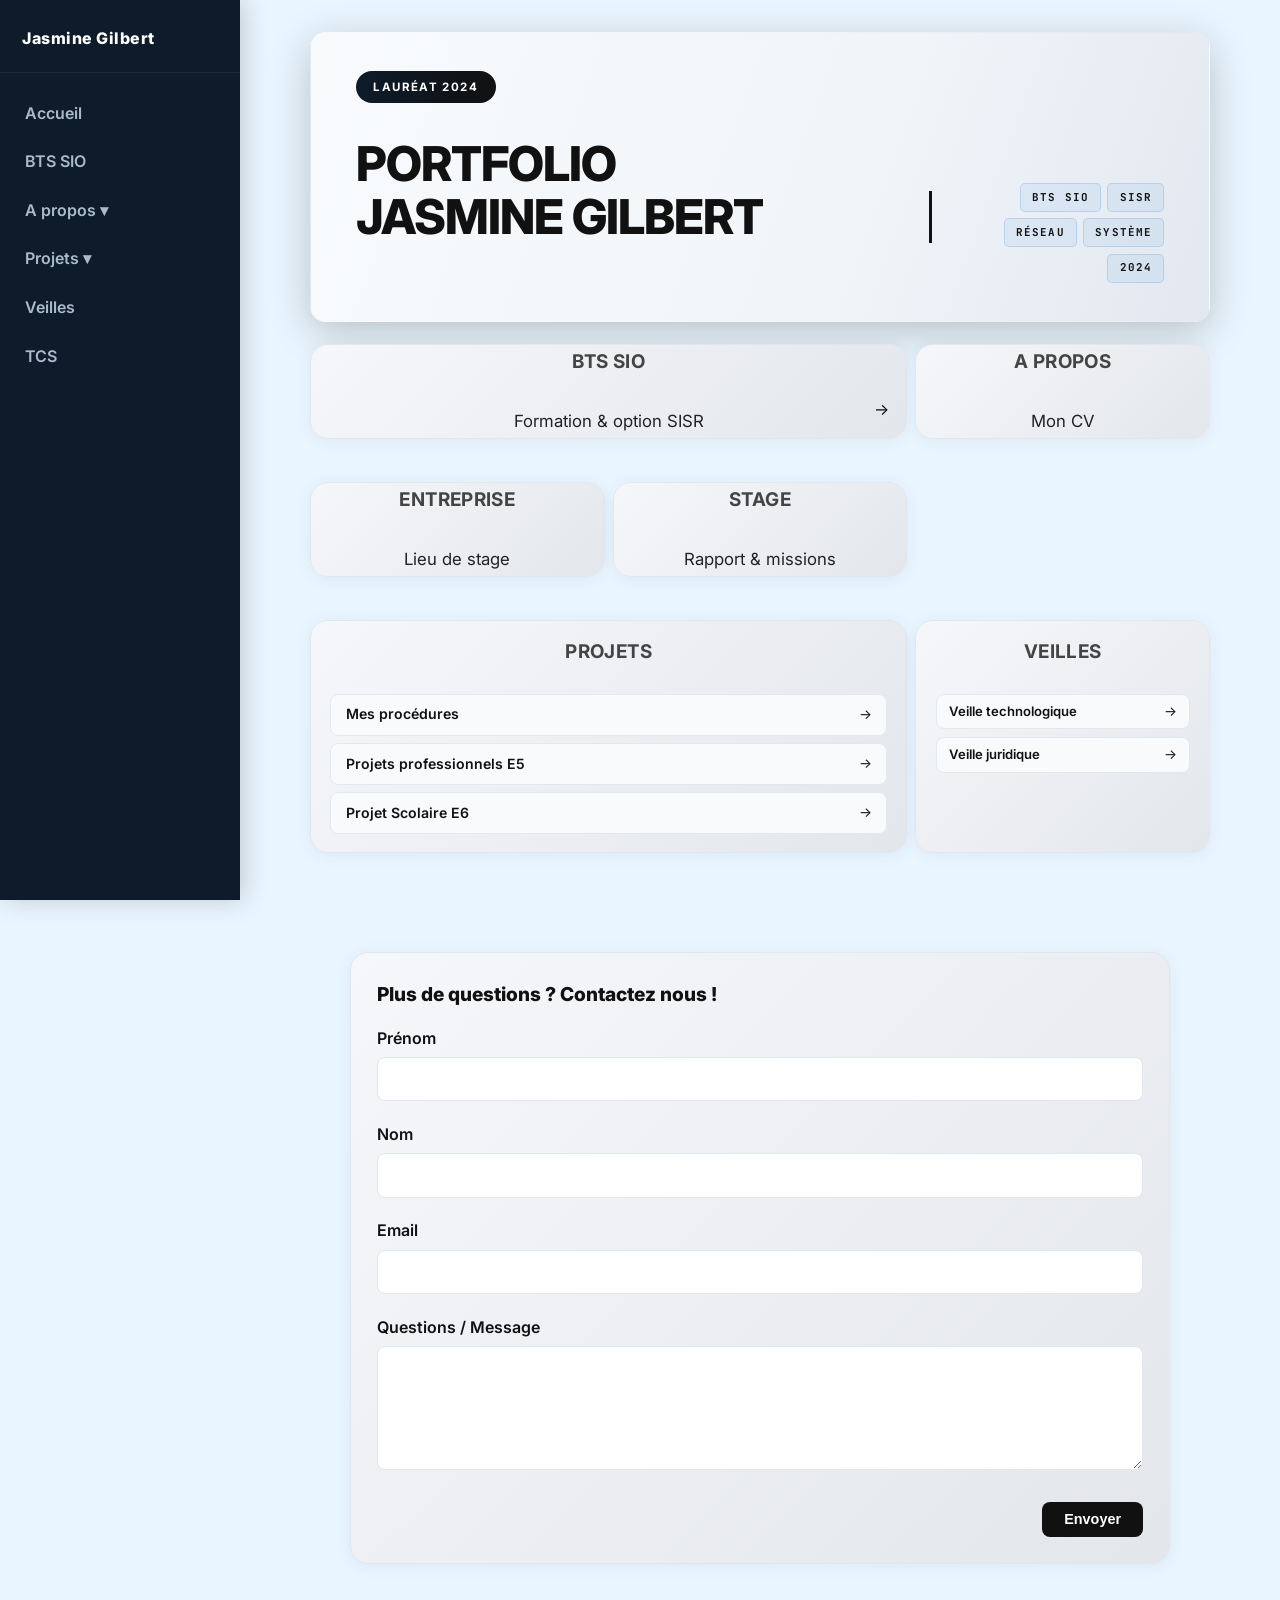
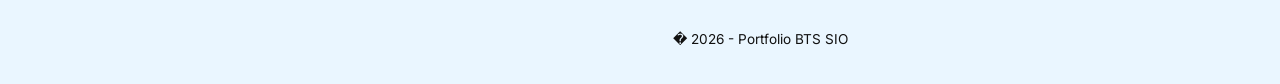
<file: index.html>
<!doctype html>
<html lang="fr">
<head>
  <meta charset="utf-8">
  <meta name="viewport" content="width=device-width, initial-scale=1">
  <title>Portfolio BTS SIO - SISR</title>
    <link rel="preconnect" href="https://fonts.googleapis.com">
    <link rel="preconnect" href="https://fonts.gstatic.com" crossorigin>
    <link href="https://fonts.googleapis.com/css2?family=Inter:wght@400;600;700;800&family=Raleway:wght@400;600;700;800&family=Space+Grotesk:wght@400;600;700;800&family=JetBrains+Mono:wght@400;700&display=swap" rel="stylesheet">
    <link rel="stylesheet" href="css/style.css">
    <style>
        /* Champs de formulaire contact transparents comme la case */
        .contact-box input,
        .contact-box textarea {
          background: #fff !important;
          border: 1.5px solid #e0e7ef !important;
          border-radius: 8px !important;
          box-shadow: none !important;
          color: #222 !important;
          font-size: 1rem;
          padding: 0.7rem 1rem;
          margin-bottom: 0.7rem;
          transition: border-color 0.2s;
        }
        .contact-box input:focus,
        .contact-box textarea:focus {
          border-color: #b6c6d8 !important;
          outline: none;
        }
      .bento-grid {
        gap: 0.5rem !important;
        margin-top: 1.1rem !important;
      }
      .bento-tile {
        background: linear-gradient(135deg, #f6f7fa 0%, #e3e6eb 100%) !important;
        border-radius: 18px !important;
        box-shadow: 0 2px 16px rgba(30,41,59,0.07) !important;
        margin-bottom: 2.2rem !important;
        padding: 1.2rem 1.2rem 1rem 1.2rem !important;
        display: flex;
        flex-direction: column;
        gap: 1.2rem;
        border: 1.5px solid #e0e7ef !important;
        transition: box-shadow 0.2s, border-color 0.2s;
      }
      .bento-tile__label {
        font-size: 1.18rem !important;
        margin-bottom: 0.7rem !important;
        color: #444 !important;
        font-weight: 700;
        letter-spacing: 0.02em;
        text-transform: uppercase !important;
      }
      .bento-tile__sub {
        color: #222 !important;
        font-size: 1.05rem !important;
        line-height: 1.7 !important;
      }
      @media (max-width: 800px) {
        .bento-tile {
          padding: 1.2rem 0.7rem 1.2rem 0.7rem !important;
        }
        .bento-grid {
          gap: 1.2rem !important;
        }
      }
    </style>
    <script defer src="js/main.js"></script>
</head>
<body style="background: #eaf6ff;">
  <header>
    <nav class="navbar">
      <div class="brand">Jasmine Gilbert</div>
      <button class="nav-toggle" aria-label="Ouvrir le menu">☰</button>
      <ul class="nav-links">
        <li><a href="index.html#accueil">Accueil</a></li>
        <li><a href="bts-sio.html">BTS SIO</a></li>
        <li class="dropdown">
          <a class="dropbtn" href="index.html#apropos">A propos &#9662;</a>
          <ul class="dropdown-menu">
            <li><a href="mon-cv.html">Mon CV</a></li>
            <li><a href="mon-stage.html">Mon stage</a></li>
            <li><a href="mon-entreprise.html">Mon entreprise</a></li>
          </ul>
        </li>
        <li class="dropdown">
          <a class="dropbtn" href="index.html#projets">Projets &#9662;</a>
          <ul class="dropdown-menu">
            <li><a href="e5.html">Dossier Professionnel E5</a></li>
            <li><a href="procedures.html">Mes Proc&eacute;dures</a></li>
            <li><a href="e6.html">Dossier Scolaire E6</a></li>
          </ul>
        </li>
        <li class="dropdown">
          <a class="dropbtn" href="veilles.html">Veilles</a>
          <ul class="dropdown-menu">
            <li><a href="veille-tech.html">Veilles technologiques</a></li>
            <li><a href="veille-jur.html">Veilles juridiques</a></li>
          </ul>
        </li>
        <li><a href="tcs.html">TCS</a></li>
      </ul>
    </nav>
  </header>

  <canvas id="bg-canvas"></canvas>
  <main>

    <section id="accueil" class="section home-v3">

      <!-- Banner -->
      <div class="bento-banner">
        <div class="bento-banner__left">
          <span class="hero-badge">Laur&eacute;at 2024</span>
          <h1 class="bento-title">PORTFOLIO<br><span>JASMINE GILBERT</span></h1>
          <p class="hero-card-lead" id="hero-lead"></p>
        </div>
        <div class="bento-banner__right">
          <span class="bento-banner__tag">BTS&nbsp;SIO</span>
          <span class="bento-banner__tag">SISR</span>
          <span class="bento-banner__tag">Réseau</span>
          <span class="bento-banner__tag">Syst&egrave;me</span>
          <span class="bento-banner__tag">2024</span>
        </div>
      </div>

      <!-- Bento grid -->
      <div class="bento-grid">

        <!-- BTS SIO à large -->
        <a href="bts-sio.html" class="bento-tile bento-tile--accent bento-tile--span2">
          <span class="bento-tile__label">BTS SIO</span>
          <span class="bento-tile__sub">Formation &amp; option SISR</span>
          <span class="bento-tile__arrow">&#8594;</span>
        </a>

        <!-- A propos -->
        <a href="mon-cv.html" class="bento-tile">
          <span class="bento-tile__label">A propos</span>
          <span class="bento-tile__sub">Mon CV</span>
        </a>

        <!-- Mon entreprise -->
        <a href="mon-entreprise.html" class="bento-tile">
          <span class="bento-tile__label">Entreprise</span>
          <span class="bento-tile__sub">Lieu de stage</span>
        </a>

        <!-- Mon stage -->
        <a href="mon-stage.html" class="bento-tile">
          <span class="bento-tile__label">Stage</span>
          <span class="bento-tile__sub">Rapport &amp; missions</span>
        </a>

        <!-- Projets à large groupe -->
        <div class="bento-tile bento-tile--span2 bento-tile--group">
          <span class="bento-tile__label">PROJETS</span>
          <div class="bento-subtiles">
            <a href="procedures.html" class="bento-subtile">
              <span class="bento-subtile__label">Mes proc&eacute;dures</span>
              <span class="bento-subtile__arrow">&#8594;</span>
            </a>
            <a href="e5.html" class="bento-subtile">
              <span class="bento-subtile__label">Projets professionnels E5</span>
              <span class="bento-subtile__arrow">&#8594;</span>
            </a>
            <a href="e6.html" class="bento-subtile">
              <span class="bento-subtile__label">Projet Scolaire E6</span>
              <span class="bento-subtile__arrow">&#8594;</span>
            </a>
          </div>
        </div>

        <!-- Veilles -->
        <div class="bento-tile bento-tile--group bento-tile--group-sm">
          <span class="bento-tile__label">VEILLES</span>
          <div class="bento-subtiles">
            <a href="veille-tech.html" class="bento-subtile">
              <span class="bento-subtile__label">Veille technologique</span>
              <span class="bento-subtile__arrow">&#8594;</span>
            </a>
            <a href="veille-jur.html" class="bento-subtile">
              <span class="bento-subtile__label">Veille juridique</span>
              <span class="bento-subtile__arrow">&#8594;</span>
            </a>
          </div>
        </div>

      </div>

      <!-- Contact CTA -->
    </section>

    <section id="contact" class="section">
      <div class="contact-box" style="background: linear-gradient(135deg, #f6f7fa 0%, #e3e6eb 100%) !important; border-radius: 18px !important; box-shadow: 0 2px 16px rgba(30,41,59,0.07) !important; border: 1.5px solid #e0e7ef !important;">
        <h2 class="contact-box__title">Plus de questions&nbsp;? Contactez nous&nbsp;!</h2>
        <form id="contact-form" novalidate>
          <label class="form-row">Prénom
            <input type="text" name="prenom" required aria-label="Prénom">
          </label>
          <label class="form-row">Nom
            <input type="text" name="nom" required aria-label="Nom">
          </label>
          <label class="form-row">Email
            <input type="email" name="email" required aria-label="Email">
          </label>
          <label class="form-row">Questions / Message
            <textarea name="message" rows="5" required aria-label="Questions"></textarea>
          </label>
          <div class="form-actions">
            <button type="submit" class="btn">Envoyer</button>
          </div>
        </form>
        <div id="contact-thanks" class="hidden">Merci � votre message a bien �t� re�u (envoi simul�).</div>
      </div>
    </section>
  </main>

  <footer class="site-footer">
    <p>� 2026 - Portfolio BTS SIO</p>
  </footer>
</body>
</html>
</file>
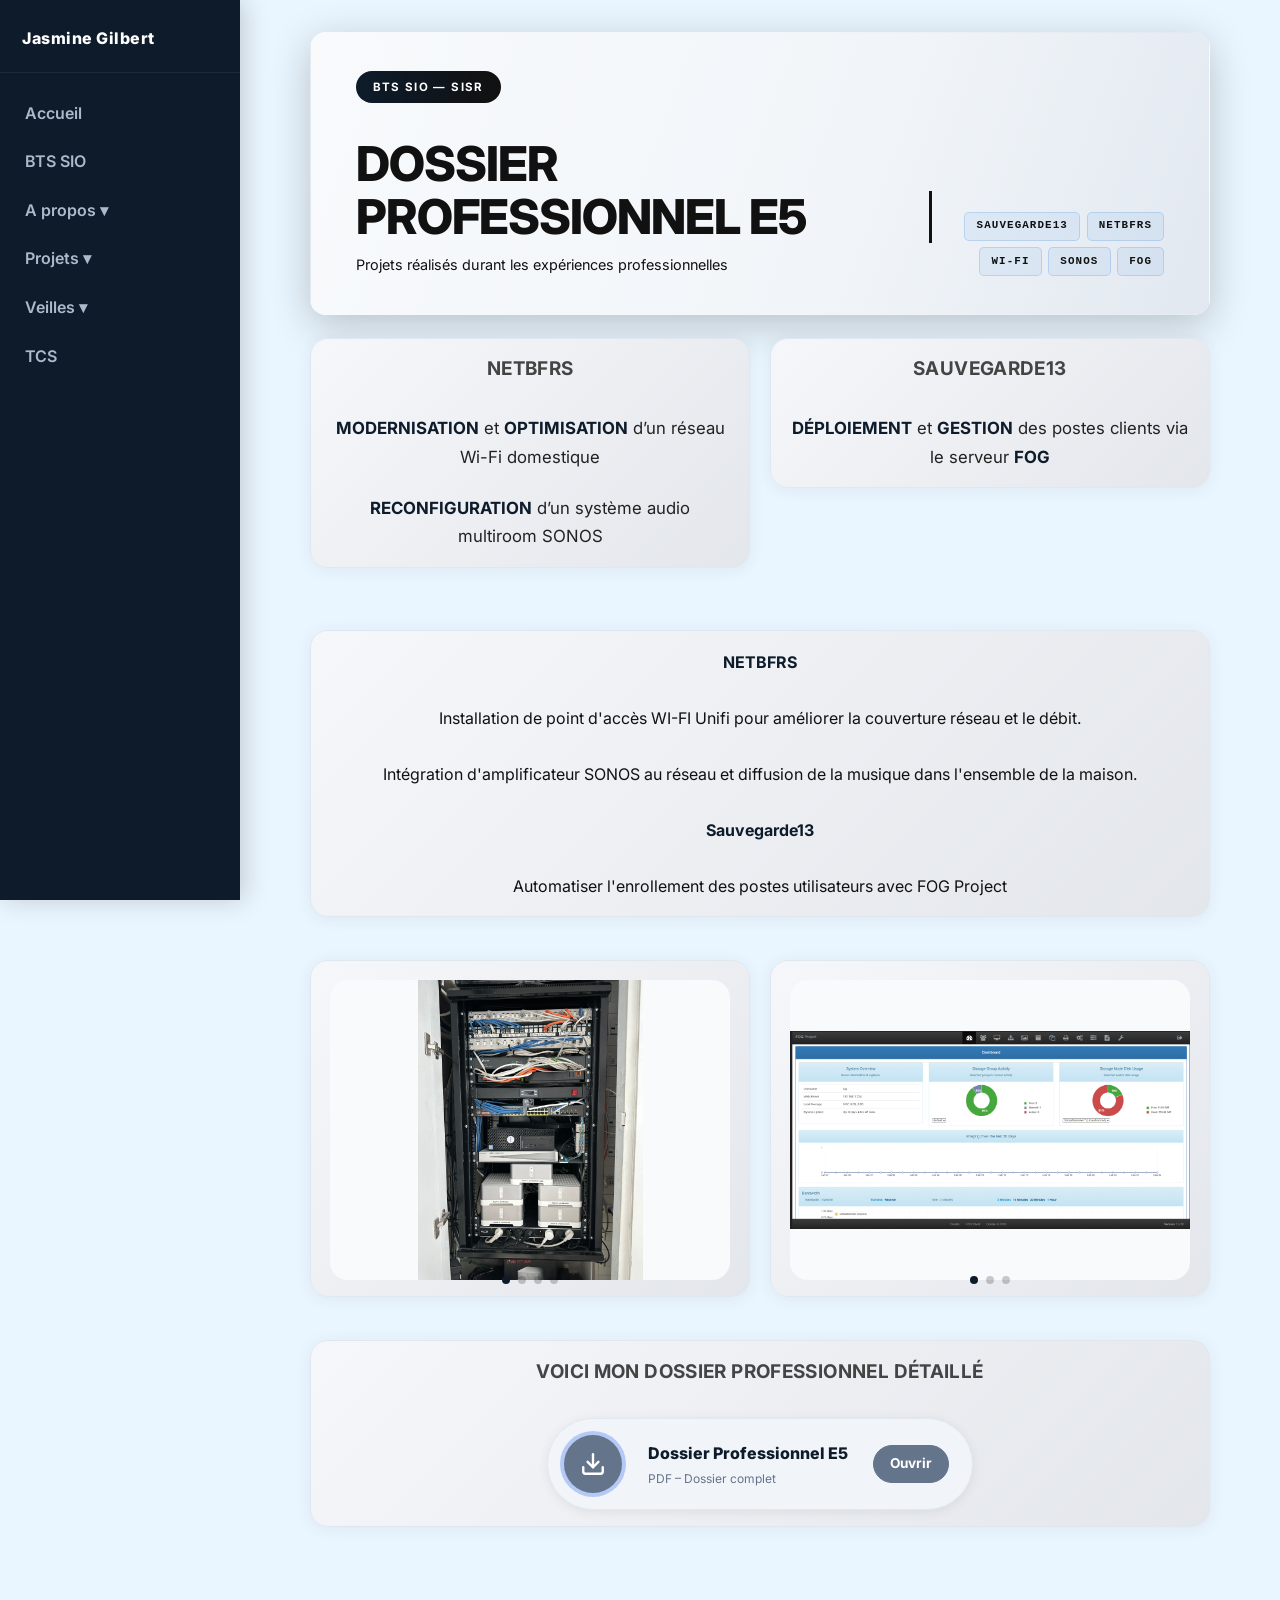
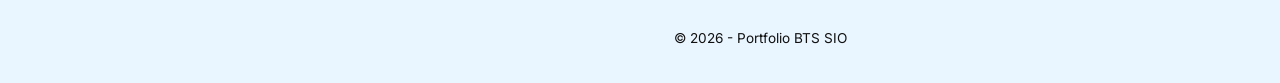
<file: e5.html>
<!doctype html>
<html lang="fr">
<head>
  <meta charset="utf-8">
  <meta name="viewport" content="width=device-width, initial-scale=1">
  <title>Dossier Professionnel E5 - Portfolio</title>
  <link rel="preconnect" href="https://fonts.googleapis.com">
  <link rel="preconnect" href="https://fonts.gstatic.com" crossorigin>
  <link href="https://fonts.googleapis.com/css2?family=Inter:wght@400;600;700;800&family=Space+Grotesk:wght@400;600;700;800&display=swap" rel="stylesheet">
  <link rel="stylesheet" href="css/style.css">
  <style>
    .bento-grid {
      gap: 0.5rem !important;
      margin-top: 1.1rem !important;
    }
    .bento-tile {
      background: linear-gradient(135deg, #f6f7fa 0%, #e3e6eb 100%) !important;
      border-radius: 18px !important;
      box-shadow: 0 2px 16px rgba(30,41,59,0.07) !important;
      margin-bottom: 2.2rem !important;
      padding: 1.2rem 1.2rem 1rem 1.2rem !important;
      display: flex;
      flex-direction: column;
      gap: 1.2rem;
      border: 1.5px solid #e0e7ef !important;
      transition: box-shadow 0.2s, border-color 0.2s;
    }
    .bento-tile__label {
      font-size: 1.18rem !important;
      margin-bottom: 0.7rem !important;
      color: #444 !important;
      font-weight: 700;
      letter-spacing: 0.02em;
      text-transform: uppercase !important;
    }
    .bento-tile__sub {
      color: #222 !important;
      font-size: 1.05rem !important;
      line-height: 1.7 !important;
    }
    @media (max-width: 800px) {
      .bento-tile {
        padding: 1.2rem 0.7rem 1.2rem 0.7rem !important;
      }
      .bento-grid {
        gap: 1.2rem !important;
      }
    }
  </style>
  <script defer src="js/main.js"></script>
</head>
<body style="background: #eaf6ff;">
  <header>
    <nav class="navbar">
      <div class="brand">Jasmine Gilbert</div>
      <button class="nav-toggle" aria-label="Ouvrir le menu">&#9776;</button>
      <ul class="nav-links">
        <li><a href="index.html#accueil">Accueil</a></li>
        <li><a href="bts-sio.html">BTS SIO</a></li>
        <li class="dropdown">
          <a class="dropbtn" href="index.html#apropos">A propos &#9662;</a>
          <ul class="dropdown-menu">
            <li><a href="mon-cv.html">Mon CV</a></li>
            <li><a href="mon-stage.html">Mon stage</a></li>
            <li><a href="mon-entreprise.html">Mon entreprise</a></li>
          </ul>
        </li>
        <li class="dropdown">
          <a class="dropbtn" href="#">Projets &#9662;</a>
          <ul class="dropdown-menu">
            <li><a href="e5.html">Dossier Professionnel E5</a></li>
            <li><a href="procedures.html">Mes Proc&eacute;dures</a></li>
            <li><a href="e6.html">Dossier Scolaire E6</a></li>
          </ul>
        </li>
        <li class="dropdown">
          <a class="dropbtn" href="index.html#veilles">Veilles &#9662;</a>
          <ul class="dropdown-menu">
            <li><a href="veille-tech.html">Veilles technologiques</a></li>
            <li><a href="veille-jur.html">Veilles juridiques</a></li>
          </ul>
        </li>
        <li><a href="tcs.html">TCS</a></li>
      </ul>
    </nav>
  </header>
  <canvas id="bg-canvas"></canvas>
  <main>
    <section class="section home-v3">

      <!-- Banner -->
      <div class="bento-banner">
        <div class="bento-banner__left">
          <span class="hero-badge">BTS SIO &mdash; SISR</span>
          <h1 class="bento-title">DOSSIER<br><span>PROFESSIONNEL E5</span></h1>
          <p class="bento-banner__desc">Projets réalisés durant les expériences professionnelles</p>
        </div>
        <div class="bento-banner__right">
           <span class="bento-banner__tag">Sauvegarde13</span>
           <span class="bento-banner__tag">NETBFRS</span>
           <span class="bento-banner__tag">Wi-Fi</span>
           <span class="bento-banner__tag">SONOS</span>
           <span class="bento-banner__tag">FOG</span>
        </div>
      </div>

      <!-- Bento grid -->
      <div class="bento-grid" style="grid-auto-rows:auto;">
        <div style="grid-column:1/-1;display:grid;grid-template-columns:1fr 1fr;gap:1.2rem;align-items:start;">
          <div class="bento-tile" style="min-height:120px;display:flex;flex-direction:column;justify-content:center;">
            <span class="bento-tile__label">NETBFRS</span>
            <span class="bento-tile__sub"><strong style="color:#0d1b2a;">MODERNISATION</strong> et <strong style="color:#0d1b2a;">OPTIMISATION</strong> d’un réseau Wi-Fi domestique</span>
            <span class="bento-tile__sub"><strong style="color:#0d1b2a;">RECONFIGURATION</strong> d’un système audio multiroom SONOS</span>
          </div>
          <div class="bento-tile" style="min-height:120px;display:flex;flex-direction:column;justify-content:center;">
            <span class="bento-tile__label">Sauvegarde13</span>
            <span class="bento-tile__sub"><strong style="color:#0d1b2a;">DÉPLOIEMENT</strong> et <strong style="color:#0d1b2a;">GESTION</strong> des postes clients via le serveur <strong style="color:#0d1b2a;">FOG</strong></span>
          </div>
        </div>
        <!-- Nouvelle case explicative sous le carrousel -->
        <div class="bento-tile" style="grid-column:1/-1;margin-top:1.2rem;">
          <div style="margin-bottom:0.7rem;"><strong style="color:#0d1b2a;">NETBFRS</strong></div>
          <div style="margin-bottom:0.7rem;">Installation de point d'accès WI-FI Unifi pour améliorer la couverture réseau et le débit.</div>
          <div style="margin-bottom:0.7rem;">Intégration d'amplificateur SONOS au réseau et diffusion de la musique dans l'ensemble de la maison.</div>
          <div style="margin-bottom:0.7rem;"><strong style="color:#0d1b2a;">Sauvegarde13</strong></div>
          <div>Automatiser l'enrollement des postes utilisateurs avec FOG Project</div>
        </div>
        <div style="grid-column:1/-1;display:grid;grid-template-columns:1fr 1fr;gap:1.2rem;">
          <div class="bento-tile e5-carousel-wrap" style="padding:0;overflow:hidden;position:relative;min-height:300px;">
            <div class="e5-carousel">
              <img src="images/baie.jpeg" alt="Baie info" class="e5-slide active">
              <img src="images/borne wifi.PNG" alt="Borne Wi-Fi" class="e5-slide">
              <img src="images/borne wifi 2.jpeg" alt="Borne Wi-Fi 2" class="e5-slide">
              <img src="images/sonos.jpeg" alt="SONOS" class="e5-slide">
            </div>
            <div class="e5-dots">
              <span class="e5-dot active"></span>
              <span class="e5-dot"></span>
              <span class="e5-dot"></span>
              <span class="e5-dot"></span>
            </div>
          </div>
          <div class="bento-tile e5-carousel-wrap" style="padding:0;overflow:hidden;position:relative;min-height:300px;">
            <div class="e5-carousel">
              <img src="images/interface fog.png" alt="Interface FOG" class="e5-slide active">
              <img src="images/capturer deployer.png" alt="Capturer D�ployer" class="e5-slide">
              <img src="images/ordinateurs deployer.jpeg" alt="Ordinateurs D�ploy�s" class="e5-slide">
            </div>
            <div class="e5-dots">
              <span class="e5-dot active"></span>
              <span class="e5-dot"></span>
              <span class="e5-dot"></span>
            </div>
          </div>
        </div>

        <div class="bento-tile" style="grid-column:1/-1;display:flex;align-items:center;justify-content:space-between;gap:1.5rem;flex-wrap:wrap;">
          <div>
            <div class="bento-tile__label" style="margin-bottom:0.4rem;">Voici mon dossier professionnel détaillé</div>
          </div>
          <a href="Dossier E5 gg.pdf" target="_blank" class="tcs-dl-card" style="text-decoration:none;min-width:unset;background:#f1f5f9;box-shadow:0 2px 12px rgba(0,0,0,0.07);border:1.5px solid #e2e8f0;">
            <div class="tcs-dl-icon" style="display:flex;align-items:center;justify-content:center;background:#64748b;">
              <svg width="26" height="26" viewBox="0 0 24 24" fill="none" stroke="#fff" stroke-width="2.2" stroke-linecap="round" stroke-linejoin="round"><path d="M21 15v4a2 2 0 0 1-2 2H5a2 2 0 0 1-2-2v-4"/><polyline points="7 10 12 15 17 10"/><line x1="12" y1="15" x2="12" y2="3"/></svg>
            </div>
            <div>
              <span class="tcs-dl-title" style="color:#0d1b2a;">Dossier Professionnel E5</span>
              <span class="tcs-dl-sub" style="display:block;color:#64748b;">PDF – Dossier complet</span>
            </div>
            <span class="tcs-dl-btn" style="padding:0.45rem 1rem;font-size:0.85rem;background:#64748b;border-color:#64748b;color:#fff;">Ouvrir</span>
          </a>
        </div>

    </section>
  </main>
  <footer class="site-footer"><p>&copy; 2026 - Portfolio BTS SIO</p></footer>

  <style>
    .e5-carousel { width:100%; height:300px; position:relative; overflow:hidden; border-radius:inherit; background:#f8fafc; }
    .e5-slide { position:absolute; inset:0; width:100%; height:100%; object-fit:contain; opacity:0; transition:opacity 0.6s ease; }
    .e5-slide.active { opacity:1; }
    .e5-dots { position:absolute; bottom:12px; left:50%; transform:translateX(-50%); display:flex; gap:8px; z-index:10; }
    .e5-dot { width:8px; height:8px; border-radius:50%; background:rgba(0,0,0,0.2); cursor:pointer; transition:background 0.3s; }
    .e5-dot.active { background:#0d1b2a; }
  </style>

  <script>
    document.querySelectorAll('.e5-carousel-wrap').forEach(wrap => {
      const slides = wrap.querySelectorAll('.e5-slide');
      const dots = wrap.querySelectorAll('.e5-dot');
      let current = 0;
      function goTo(n) {
        slides[current].classList.remove('active');
        dots[current].classList.remove('active');
        current = (n + slides.length) % slides.length;
        slides[current].classList.add('active');
        dots[current].classList.add('active');
      }
      dots.forEach((dot, i) => dot.addEventListener('click', () => goTo(i)));
      setInterval(() => goTo(current + 1), 3000);
    });
  </script>
</body>
</html>
</file>
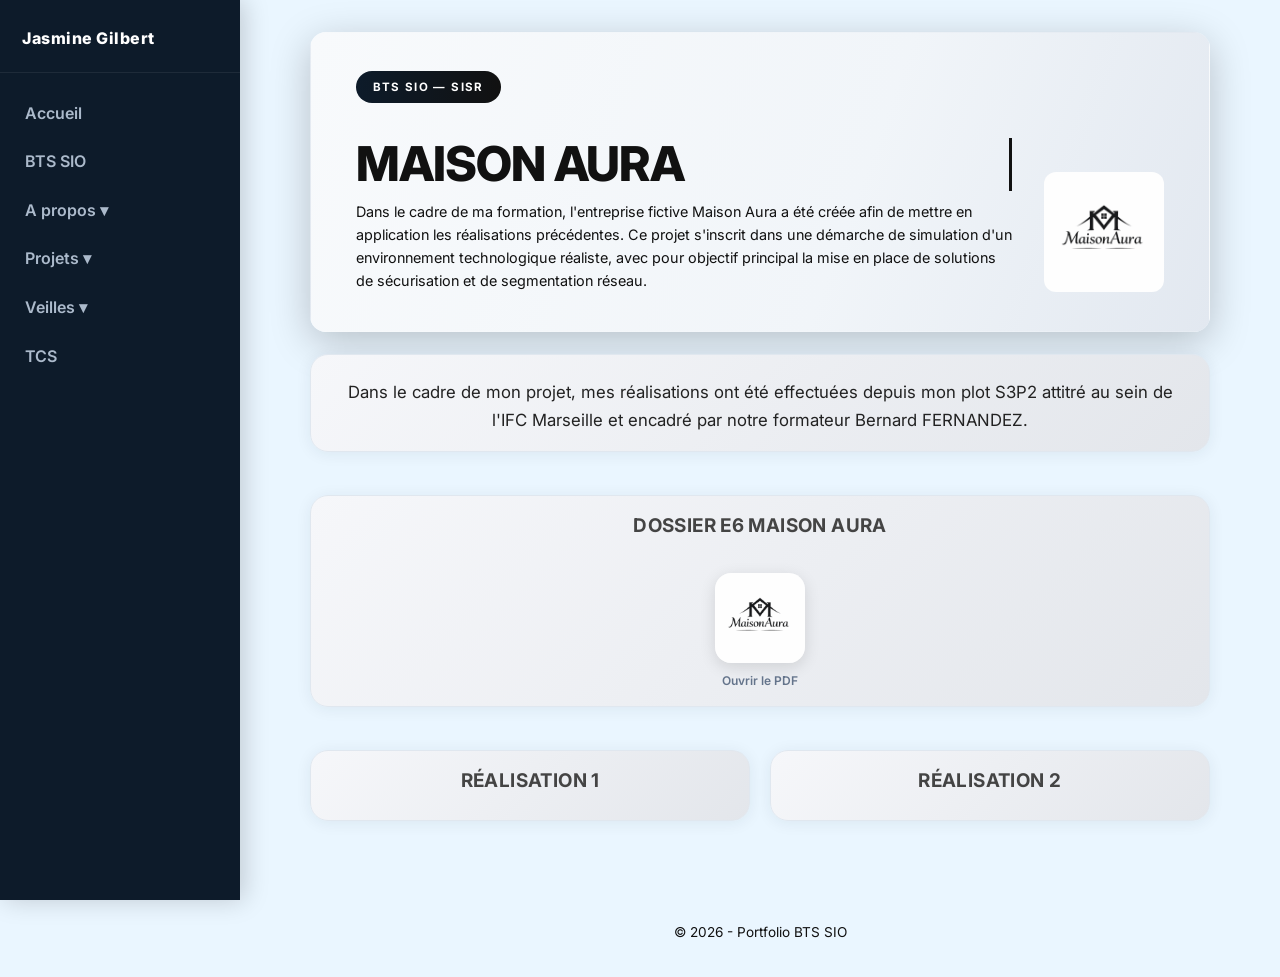
<file: e6.html>
<!doctype html>
<html lang="fr">
<head>
  <meta charset="utf-8">
  <meta name="viewport" content="width=device-width, initial-scale=1">
  <title>Dossier Scolaire E6 - Portfolio</title>
  <link rel="preconnect" href="https://fonts.googleapis.com">
  <link rel="preconnect" href="https://fonts.gstatic.com" crossorigin>
  <link href="https://fonts.googleapis.com/css2?family=Inter:wght@400;600;700;800&family=Space+Grotesk:wght@400;600;700;800&display=swap" rel="stylesheet">
  <link rel="stylesheet" href="css/style.css">
  <style>
    .bento-grid {
      gap: 0.5rem !important;
      margin-top: 1.1rem !important;
    }
    .bento-tile {
      background: linear-gradient(135deg, #f6f7fa 0%, #e3e6eb 100%) !important;
      border-radius: 18px !important;
      box-shadow: 0 2px 16px rgba(30,41,59,0.07) !important;
      margin-bottom: 2.2rem !important;
      padding: 1.2rem 1.2rem 1rem 1.2rem !important;
      display: flex;
      flex-direction: column;
      gap: 1.2rem;
      border: 1.5px solid #e0e7ef !important;
      transition: box-shadow 0.2s, border-color 0.2s;
    }
    .bento-tile__label {
      font-size: 1.18rem !important;
      margin-bottom: 0.7rem !important;
      color: #444 !important;
      font-weight: 700;
      letter-spacing: 0.02em;
      text-transform: uppercase !important;
    }
    .bento-tile__sub {
      color: #222 !important;
      font-size: 1.05rem !important;
      line-height: 1.7 !important;
    }
    @media (max-width: 800px) {
      .bento-tile {
        padding: 1.2rem 0.7rem 1.2rem 0.7rem !important;
      }
      .bento-grid {
        gap: 1.2rem !important;
      }
    }
  </style>
  <script defer src="js/main.js"></script>
</head>
<body style="background: #eaf6ff;">
  <header>
    <nav class="navbar">
      <div class="brand">Jasmine Gilbert</div>
      <button class="nav-toggle" aria-label="Ouvrir le menu">&#9776;</button>
      <ul class="nav-links">
        <li><a href="index.html#accueil">Accueil</a></li>
        <li><a href="bts-sio.html">BTS SIO</a></li>
        <li class="dropdown">
          <a class="dropbtn" href="index.html#apropos">A propos &#9662;</a>
          <ul class="dropdown-menu">
            <li><a href="mon-cv.html">Mon CV</a></li>
            <li><a href="mon-stage.html">Mon stage</a></li>
            <li><a href="mon-entreprise.html">Mon entreprise</a></li>
          </ul>
        </li>
        <li class="dropdown">
          <a class="dropbtn" href="#">Projets &#9662;</a>
          <ul class="dropdown-menu">
            <li><a href="e5.html">Dossier Professionnel E5</a></li>
            <li><a href="procedures.html">Mes Proc&eacute;dures</a></li>
            <li><a href="e6.html">Dossier Scolaire E6</a></li>
          </ul>
        </li>
        <li class="dropdown">
          <a class="dropbtn" href="index.html#veilles">Veilles &#9662;</a>
          <ul class="dropdown-menu">
            <li><a href="veille-tech.html">Veilles technologiques</a></li>
            <li><a href="veille-jur.html">Veilles juridiques</a></li>
          </ul>
        </li>
        <li><a href="tcs.html">TCS</a></li>
      </ul>
    </nav>
  </header>
  <canvas id="bg-canvas"></canvas>
  <main>
    <section class="section home-v3">

      <!-- Banner -->
      <div class="bento-banner">
        <div class="bento-banner__left">
          <span class="hero-badge">BTS SIO &mdash; SISR</span>
          <h1 class="bento-title"><span>MAISON AURA</span></h1>
          <p class="bento-banner__desc">Dans le cadre de ma formation, l'entreprise fictive Maison Aura a été créée afin de mettre en application les réalisations précédentes. Ce projet s'inscrit dans une démarche de simulation d'un environnement technologique réaliste, avec pour objectif principal la mise en place de solutions de sécurisation et de segmentation réseau.</p>
        </div>
        <div class="bento-banner__right">
          <img src="images/maison aura.png" alt="Logo Maison Aura" style="max-width:160px;max-height:120px;object-fit:contain;border-radius:12px;margin-top:-30px;">
        </div>
      </div>

      <!-- Bento grid -->
      <div class="bento-grid" style="grid-auto-rows:auto;">

        <div class="bento-tile" style="grid-column:1/-1;">
          <span class="bento-tile__sub">Dans le cadre de mon projet, mes réalisations ont été effectuées depuis mon plot S3P2 attitré au sein de l'IFC Marseille et encadré par notre formateur Bernard FERNANDEZ.</span>
        </div>



        <div class="bento-tile" style="grid-column:1/-1;display:flex;align-items:center;justify-content:space-between;gap:1.5rem;flex-wrap:wrap;">
          <div>
            <div class="bento-tile__label" style="margin-bottom:0.4rem;">DOSSIER E6 MAISON AURA</div>
          </div>
          <a href="images/dossier E6 finis .pdf" target="_blank" style="display:flex;flex-direction:column;align-items:center;gap:0.5rem;text-decoration:none;transition:transform 0.2s;" onmouseover="this.style.transform='scale(1.07)'" onmouseout="this.style.transform='scale(1)'">
            <img src="images/maison aura.png" alt="Maison Aura – Ouvrir le dossier E6" style="width:90px;height:90px;object-fit:contain;border-radius:16px;box-shadow:0 4px 16px rgba(0,0,0,0.12);">
            <span style="font-size:0.75rem;color:#64748b;font-weight:600;">Ouvrir le PDF</span>
          </a>
        </div>
        <div style="grid-column:1/-1;display:grid;grid-template-columns:1fr 1fr;gap:1.2rem;">
          <div class="bento-tile">
            <span class="bento-tile__label">Réalisation 1</span>
          </div>
          <div class="bento-tile">
            <span class="bento-tile__label">Réalisation 2</span>
          </div>
        </div>

      </div>

    </section>
  </main>
  <footer class="site-footer"><p>&copy; 2026 - Portfolio BTS SIO</p></footer>
</body>
</html>
</file>
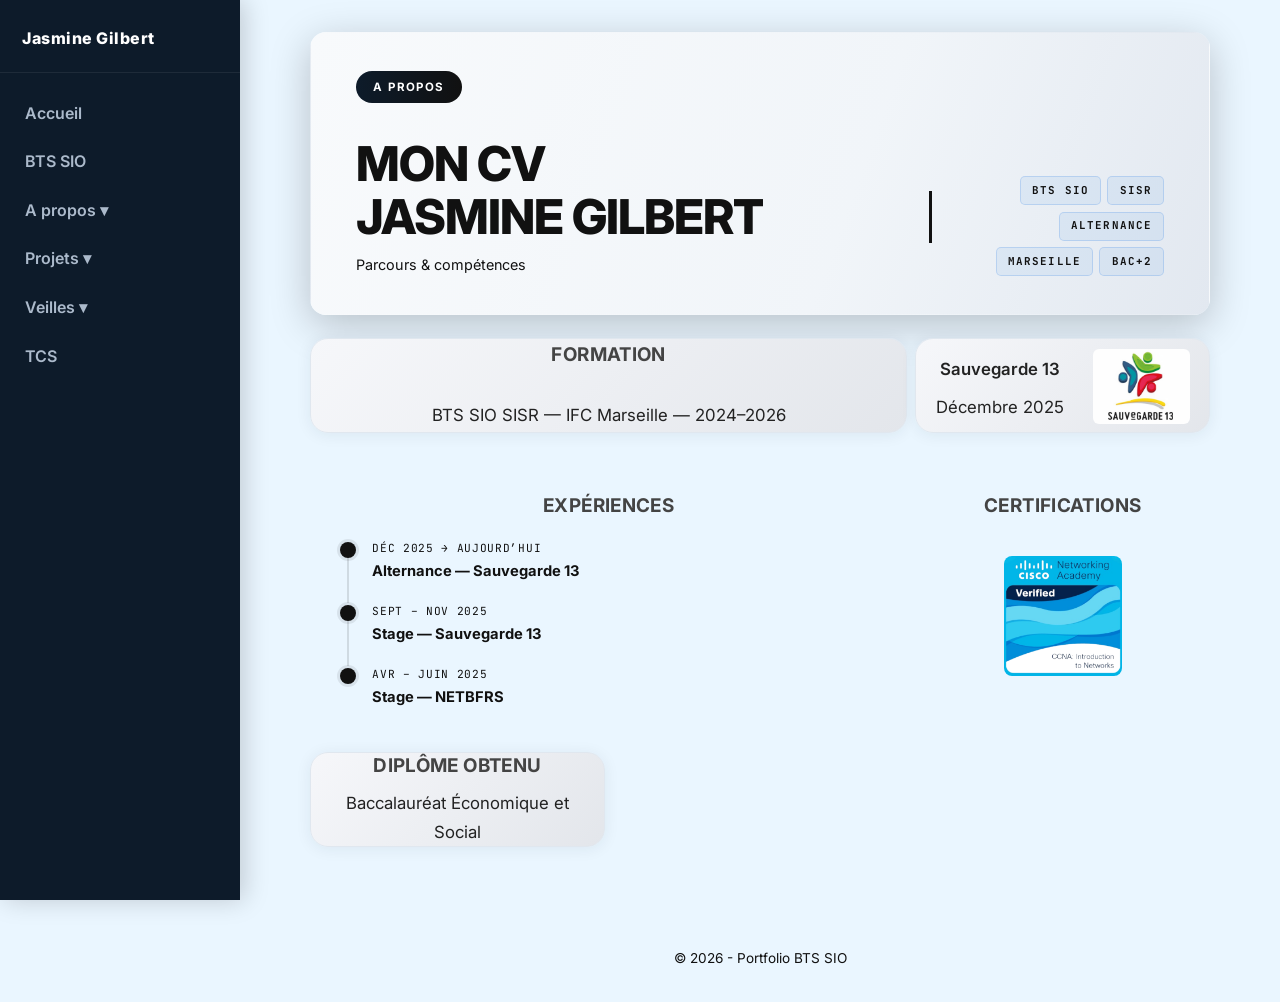
<file: mon-cv.html>
<!doctype html>
<html lang="fr">
<head>
  <meta charset="utf-8">
  <meta name="viewport" content="width=device-width, initial-scale=1">
  <title>Mon CV - Portfolio</title>
  <link rel="preconnect" href="https://fonts.googleapis.com">
  <link rel="preconnect" href="https://fonts.gstatic.com" crossorigin>
  <link href="https://fonts.googleapis.com/css2?family=Inter:wght@400;600;700;800&family=Raleway:wght@400;600;700;800&family=Space+Grotesk:wght@400;600;700;800&family=JetBrains+Mono:wght@400;700&display=swap" rel="stylesheet">
  <link rel="stylesheet" href="css/style.css">
  <style>
    .bento-grid {
      gap: 0.5rem !important;
      margin-top: 1.1rem !important;
    }
    .bento-tile {
      background: linear-gradient(135deg, #f6f7fa 0%, #e3e6eb 100%) !important;
      border-radius: 18px !important;
      box-shadow: 0 2px 16px rgba(30,41,59,0.07) !important;
      margin-bottom: 2.2rem !important;
      padding: 1.2rem 1.2rem 1rem 1.2rem !important;
      display: flex;
      flex-direction: column;
      gap: 1.2rem;
      border: 1.5px solid #e0e7ef !important;
      transition: box-shadow 0.2s, border-color 0.2s;
    }
    .bento-tile__label {
      font-size: 1.18rem !important;
      margin-bottom: 0.7rem !important;
      color: #444 !important;
      font-weight: 700;
      letter-spacing: 0.02em;
      text-transform: uppercase !important;
    }
    .bento-tile__sub {
      color: #222 !important;
      font-size: 1.05rem !important;
      line-height: 1.7 !important;
    }
    @media (max-width: 800px) {
      .bento-tile {
        padding: 1.2rem 0.7rem 1.2rem 0.7rem !important;
      }
      .bento-grid {
        gap: 1.2rem !important;
      }
    }
  </style>
  <script defer src="js/main.js"></script>
</head>
<body style="background: #eaf6ff;">
  <header>
    <nav class="navbar">
      <div class="brand">Jasmine Gilbert</div>
      <button class="nav-toggle" aria-label="Ouvrir le menu">&#9776;</button>
      <ul class="nav-links">
        <li><a href="index.html#accueil">Accueil</a></li>
        <li><a href="bts-sio.html">BTS SIO</a></li>
        <li class="dropdown">
          <a class="dropbtn" href="#">A propos &#9662;</a>
          <ul class="dropdown-menu">
            <li><a href="mon-cv.html">Mon CV</a></li>
            <li><a href="mon-stage.html">Mon stage</a></li>
            <li><a href="mon-entreprise.html">Mon entreprise</a></li>
          </ul>
        </li>
        <li class="dropdown">
          <a class="dropbtn" href="#">Projets &#9662;</a>
          <ul class="dropdown-menu">
            <li><a href="e5.html">Dossier Professionnel E5</a></li>
            <li><a href="procedures.html">Mes Proc&eacute;dures</a></li>
            <li><a href="e6.html">Dossier Scolaire E6</a></li>
          </ul>
        </li>
        <li class="dropdown">
          <a class="dropbtn" href="veilles.html">Veilles &#9662;</a>
          <ul class="dropdown-menu">
            <li><a href="veille-tech.html">Veilles technologiques</a></li>
            <li><a href="veille-jur.html">Veilles juridiques</a></li>
          </ul>
        </li>
        <li><a href="tcs.html">TCS</a></li>
      </ul>
    </nav>
  </header>
  <canvas id="bg-canvas"></canvas>
  <main>
    <section class="section home-v3">

      <!-- Banner -->
      <div class="bento-banner">
        <div class="bento-banner__left">
          <span class="hero-badge">A propos</span>
          <h1 class="bento-title">MON CV<br><span>JASMINE GILBERT</span></h1>
          <p class="bento-banner__desc">Parcours &amp; comp&eacute;tences</p>
        </div>
        <div class="bento-banner__right">
          <span class="bento-banner__tag">BTS&nbsp;SIO</span>
          <span class="bento-banner__tag">SISR</span>
          <span class="bento-banner__tag">Alternance</span>
          <span class="bento-banner__tag">Marseille</span>
          <span class="bento-banner__tag">Bac+2</span>
        </div>
      </div>

      <!-- Bento grid -->
      <div class="bento-grid">

        <!-- Formation � large -->
        <div class="bento-tile bento-tile--span2" style="justify-content:center;align-items:center;text-align:center;">
          <span class="bento-tile__label">Formation</span>
          <span class="bento-tile__sub">BTS SIO SISR &mdash; IFC Marseille &mdash; 2024&ndash;2026</span>
        </div>

        <!-- Alternance -->
        <div class="bento-tile" style="flex-direction:row;align-items:center;justify-content:space-between;">
          <div style="display:flex;flex-direction:column;gap:0.4rem;white-space:normal;word-break:break-word;max-width:60%;">
            <span class="bento-tile__sub" style="font-size:1.08rem;color:#0d1b2a;font-weight:600;">Sauvegarde 13</span>
            <span class="bento-tile__sub" style="font-size:1.01rem;color:#444;">Décembre 2025</span>
          </div>
          <img src="images/sauvegarde ok.jpeg" alt="Sauvegarde 13" style="width:auto;max-width:110px;max-height:75px;object-fit:contain;border-radius:6px;flex-shrink:0;">
        </div>

        <!-- Exp�riences � timeline -->
        <div class="bento-ghost bento-tile--span2 bento-tile--group">
          <span class="bento-tile__label">EXP&Eacute;RIENCES</span>
          <div class="cv-timeline">
            <div class="cv-tl-item">
              <div class="cv-tl-dot"></div>
              <div class="cv-tl-body">
                <span class="cv-tl-date">D&eacute;c 2025 &rarr; aujourd&rsquo;hui</span>
                <span class="cv-tl-title">Alternance &mdash; Sauvegarde 13</span>
              </div>
            </div>
            <div class="cv-tl-item">
              <div class="cv-tl-dot"></div>
              <div class="cv-tl-body">
                <span class="cv-tl-date">Sept &ndash; Nov 2025</span>
                <span class="cv-tl-title">Stage &mdash; Sauvegarde 13</span>
              </div>
            </div>
            <div class="cv-tl-item cv-tl-item--last">
              <div class="cv-tl-dot"></div>
              <div class="cv-tl-body">
                <span class="cv-tl-date">Avr &ndash; Juin 2025</span>
                <span class="cv-tl-title">Stage &mdash; NETBFRS</span>
              </div>
            </div>
          </div>
        </div>

        <!-- Badge Cisco -->
        <div class="bento-ghost bento-tile--group bento-tile--group-sm">
          <span class="bento-tile__label">CERTIFICATIONS</span>
          <div style="display:flex;justify-content:center;margin-top:1rem;">
            <img src="images/badge cisco.png" alt="Badge Cisco" style="max-width:70%;max-height:120px;object-fit:contain;border-radius:8px;">
          </div>
        </div>

        <!-- Dipl�me -->
        <div class="bento-tile" style="justify-content:center;align-items:center;text-align:center;gap:0.3rem;">
          <span class="bento-tile__label" style="margin-bottom:0.2rem !important;">Dipl&ocirc;me obtenu</span>
          <span class="bento-tile__sub">Baccalaur&eacute;at &Eacute;conomique et Social</span>
        </div>

      </div>
    </section>
  </main>
  <footer class="site-footer"><p>&copy; 2026 - Portfolio BTS SIO</p></footer>
</body>
</html>
</file>
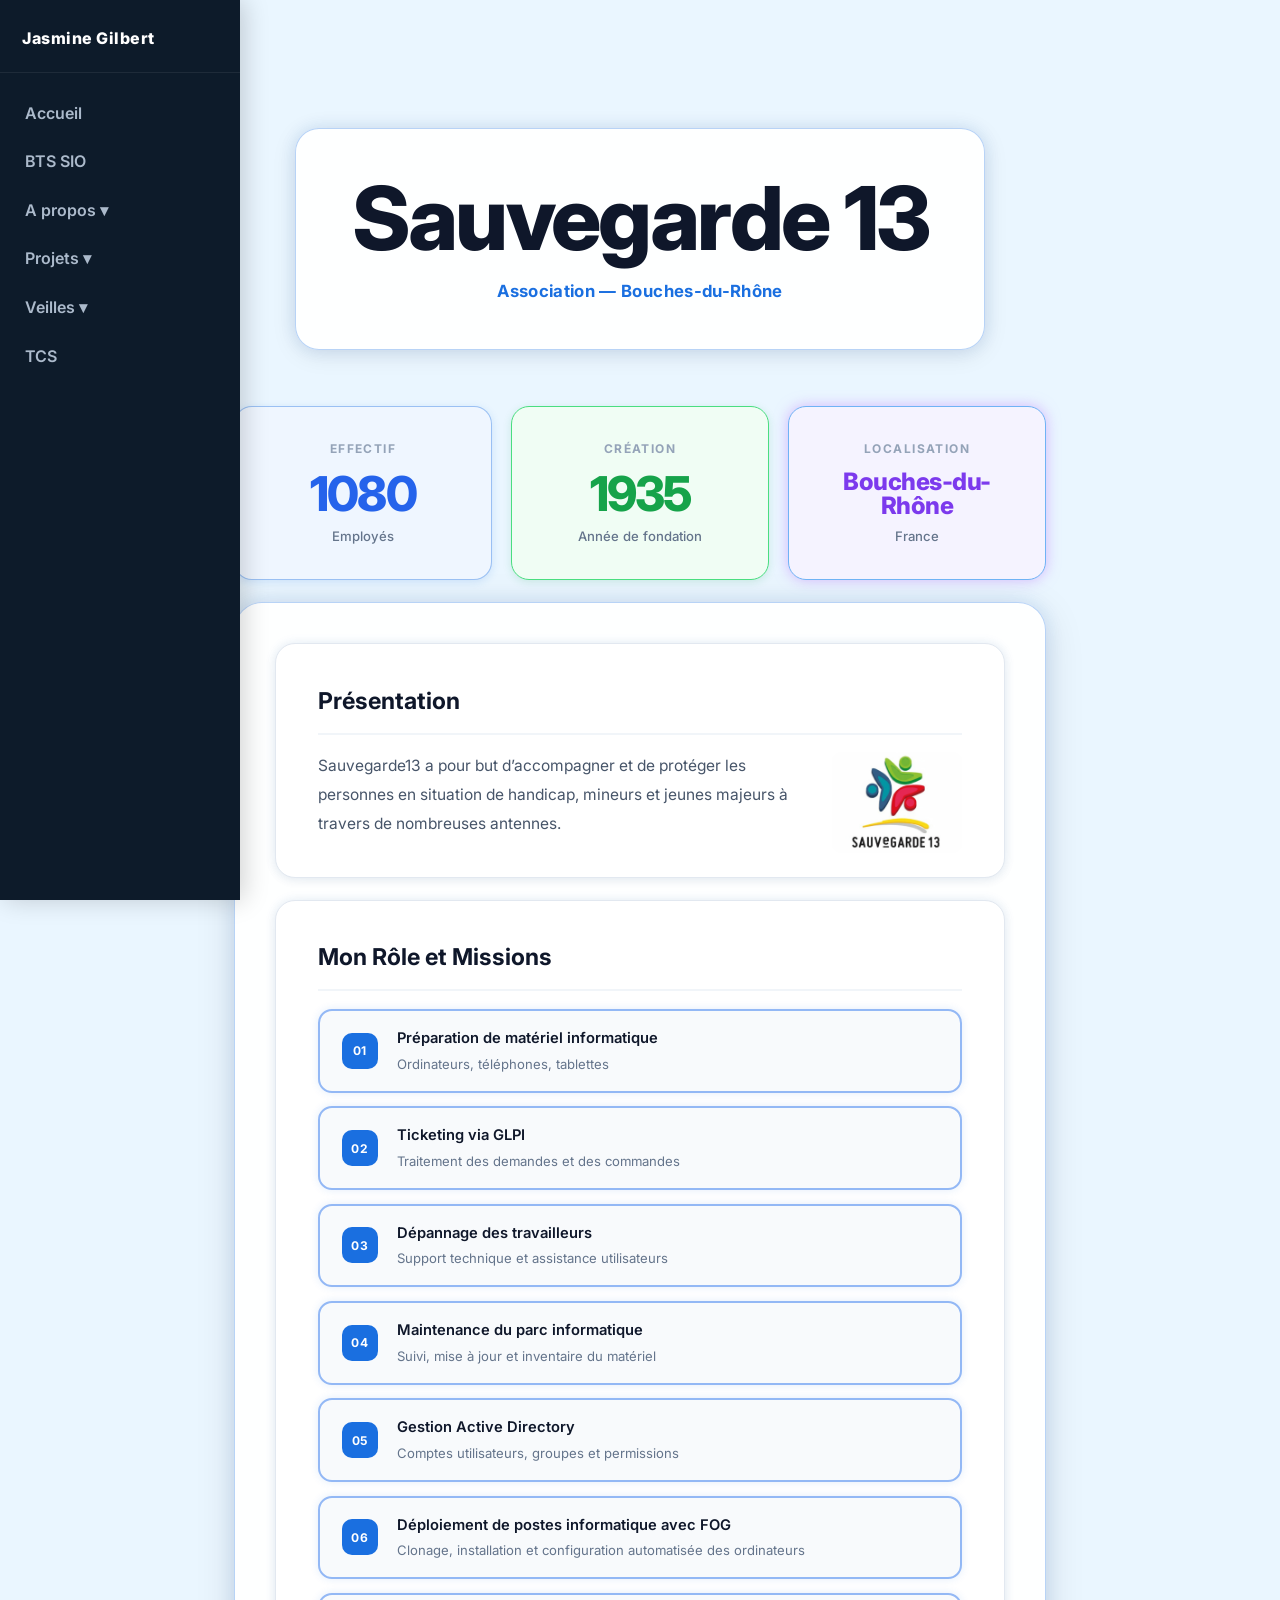
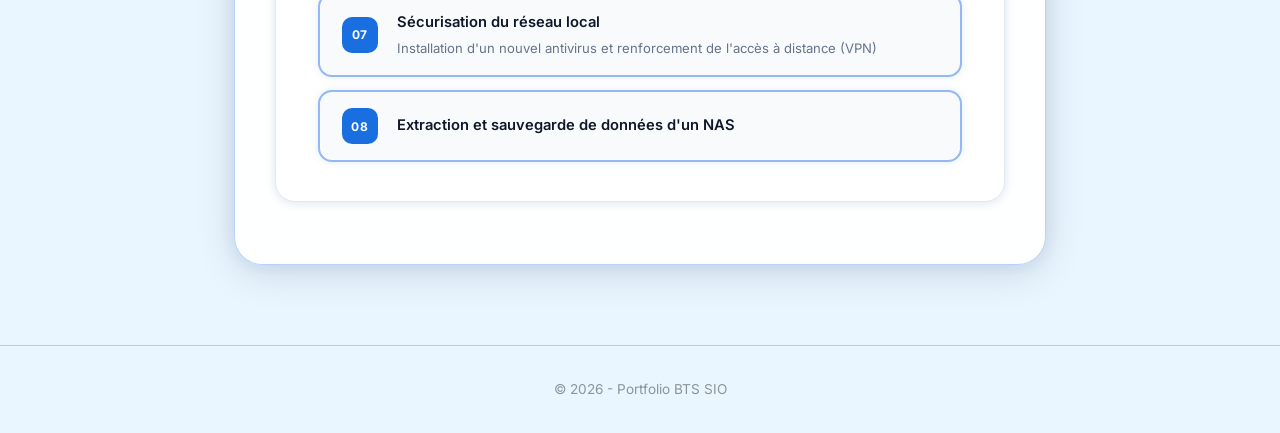
<file: mon-entreprise.html>
<!doctype html>
<html lang="fr">
<head>
  <meta charset="utf-8">
  <meta name="viewport" content="width=device-width, initial-scale=1">
  <title>Mon Entreprise - Portfolio</title>
  <link rel="stylesheet" href="css/style.css">
  <link rel="stylesheet" href="css/mon-entreprise.css">
  <link rel="stylesheet" href="css/mon-stage.css">
  <link href="https://fonts.googleapis.com/css2?family=Inter:wght@300;400;500;600;700;800&family=Raleway:wght@400;600;700;800&display=swap" rel="stylesheet">
  <style>
    .bento-grid {
      gap: 0.5rem !important;
      margin-top: 1.1rem !important;
    }
    .bento-tile {
      background: linear-gradient(135deg, #f6f7fa 0%, #e3e6eb 100%) !important;
      border-radius: 18px !important;
      box-shadow: 0 2px 16px rgba(30,41,59,0.07) !important;
      margin-bottom: 2.2rem !important;
      padding: 1.2rem 1.2rem 1rem 1.2rem !important;
      display: flex;
      flex-direction: column;
      gap: 1.2rem;
      border: 1.5px solid #e0e7ef !important;
      transition: box-shadow 0.2s, border-color 0.2s;
    }
    .bento-tile__label {
      font-size: 1.18rem !important;
      margin-bottom: 0.7rem !important;
      color: #444 !important;
      font-weight: 700;
      letter-spacing: 0.02em;
      text-transform: uppercase !important;
    }
    .bento-tile__sub {
      color: #222 !important;
      font-size: 1.05rem !important;
      line-height: 1.7 !important;
    }
    @media (max-width: 800px) {
      .bento-tile {
        padding: 1.2rem 0.7rem 1.2rem 0.7rem !important;
      }
      .bento-grid {
        gap: 1.2rem !important;
      }
    }
  </style>
  <script defer src="js/main.js"></script>
</head>
<body class="stage-body" style="background: #eaf6ff;">

  <header>
    <nav class="navbar">
      <div class="brand">Jasmine Gilbert</div>
      <button class="nav-toggle" aria-label="Ouvrir le menu">&#9776;</button>
      <ul class="nav-links">
        <li><a href="index.html#accueil">Accueil</a></li>
        <li><a href="bts-sio.html">BTS SIO</a></li>
        <li class="dropdown">
          <a class="dropbtn" href="index.html#apropos">A propos &#9662;</a>
          <ul class="dropdown-menu">
            <li><a href="mon-cv.html">Mon CV</a></li>
            <li><a href="mon-stage.html">Mon stage</a></li>
            <li><a href="mon-entreprise.html">Mon entreprise</a></li>
          </ul>
        </li>
        <li class="dropdown">
          <a class="dropbtn" href="#">Projets &#9662;</a>
          <ul class="dropdown-menu">
            <li><a href="e5.html">Dossier Professionnel E5</a></li>
            <li><a href="procedures.html">Mes Proc&eacute;dures</a></li>
            <li><a href="e6.html">Dossier Scolaire E6</a></li>
          </ul>
        </li>
        <li class="dropdown">
          <a class="dropbtn" href="veilles.html">Veilles &#9662;</a>
          <ul class="dropdown-menu">
            <li><a href="veille-tech.html">Veilles technologiques</a></li>
            <li><a href="veille-jur.html">Veilles juridiques</a></li>
          </ul>
        </li>
        <li><a href="tcs.html">TCS</a></li>
      </ul>
    </nav>
  </header>

  <main class="ent-main">

    <!-- HERO -->
    <section class="ent-hero">
      <div class="ent-hero-card">
        <h1 class="ent-name">Sauvegarde 13</h1>
        <p class="ent-sector">Association &mdash; Bouches-du-Rh&ocirc;ne</p>
      </div>
    </section>

    <!-- STATS -->
    <section class="ent-stats-row">
      <div class="stat-card stat-card--blue">
        <p class="stat-label">Effectif</p>
        <p class="stat-number">1080</p>
        <p class="stat-sub">Employ&eacute;s</p>
      </div>
      <div class="stat-card stat-card--green">
        <p class="stat-label">Cr&eacute;ation</p>
        <p class="stat-number">1935</p>
        <p class="stat-sub">Ann&eacute;e de fondation</p>
      </div>
      <div class="stat-card stat-card--violet">
        <p class="stat-label">Localisation</p>
        <p class="stat-number stat-number--sm">Bouches-du-Rh&ocirc;ne</p>
        <p class="stat-sub">France</p>
      </div>
    </section>

    <div class="ent-big-card">

      <!-- PRESENTATION -->
      <section class="ent-section-card">
        <h2 class="section-title">Pr&eacute;sentation</h2>
        <img src="images/sauvegarde ok.jpeg" alt="Sauvegarde 13" style="float:right;width:130px;border-radius:10px;margin:0 0 1rem 1.5rem;">
        <p class="section-body">
          Sauvegarde13 a pour but d&rsquo;accompagner et de prot&eacute;ger les personnes en situation de handicap, mineurs et jeunes majeurs &agrave; travers de nombreuses antennes.
        </p>
      </section>

      <!-- MISSIONS -->
      <section class="ent-section-card">
        <h2 class="section-title">Mon R&ocirc;le et Missions</h2>
        <ul class="mission-list">
          <li class="mission-item">
            <span class="mission-num">01</span>
            <div class="mission-text">
              <strong>Pr&eacute;paration de mat&eacute;riel informatique</strong>
              <span>Ordinateurs, t&eacute;l&eacute;phones, tablettes</span>
            </div>
          </li>
          <li class="mission-item">
            <span class="mission-num">02</span>
            <div class="mission-text">
              <strong>Ticketing via GLPI</strong>
              <span>Traitement des demandes et des commandes</span>
            </div>
          </li>
          <li class="mission-item">
            <span class="mission-num">03</span>
            <div class="mission-text">
              <strong>D&eacute;pannage des travailleurs</strong>
              <span>Support technique et assistance utilisateurs</span>
            </div>
          </li>
          <li class="mission-item">
            <span class="mission-num">04</span>
            <div class="mission-text">
              <strong>Maintenance du parc informatique</strong>
              <span>Suivi, mise &agrave; jour et inventaire du mat&eacute;riel</span>
            </div>
          </li>
          <li class="mission-item">
            <span class="mission-num">05</span>
            <div class="mission-text">
              <strong>Gestion Active Directory</strong>
              <span>Comptes utilisateurs, groupes et permissions</span>
            </div>
          </li>
          <li class="mission-item">
            <span class="mission-num">06</span>
            <div class="mission-text">
              <strong>Déploiement de postes informatique avec FOG</strong>
              <span>Clonage, installation et configuration automatisée des ordinateurs</span>
            </div>
          </li>
          <li class="mission-item">
            <span class="mission-num">07</span>
            <div class="mission-text">
              <strong>Sécurisation du réseau local</strong>
              <span>Installation d'un nouvel antivirus et renforcement de l'accès à distance (VPN)</span>
            </div>
          </li>
          <li class="mission-item">
            <span class="mission-num">08</span>
            <div class="mission-text">
              <strong>Extraction et sauvegarde de données d'un NAS</strong>
            </div>
          </li>
        </ul>
      </section>

    </div>

  </main>

  <footer class="site-footer">
    <p>&copy; 2026 - Portfolio BTS SIO</p>
  </footer>

</body>
</html>
</file>
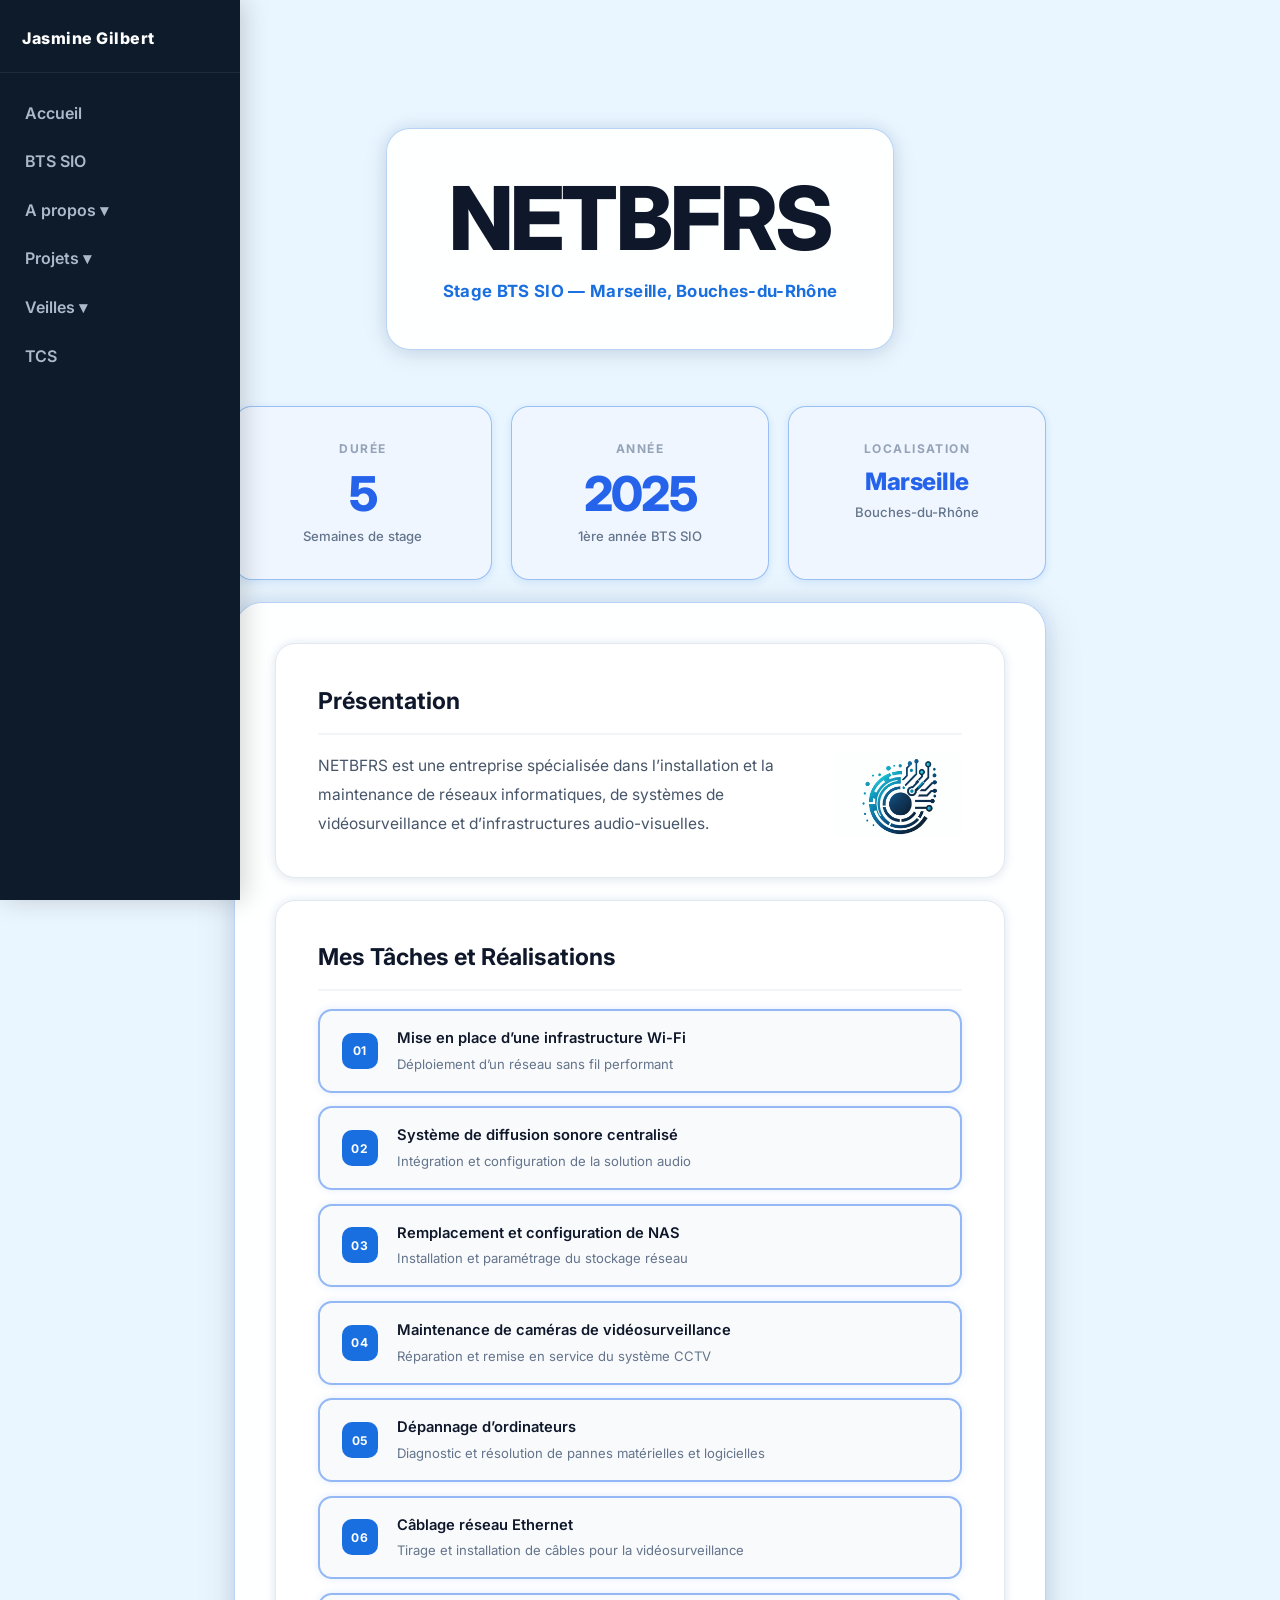
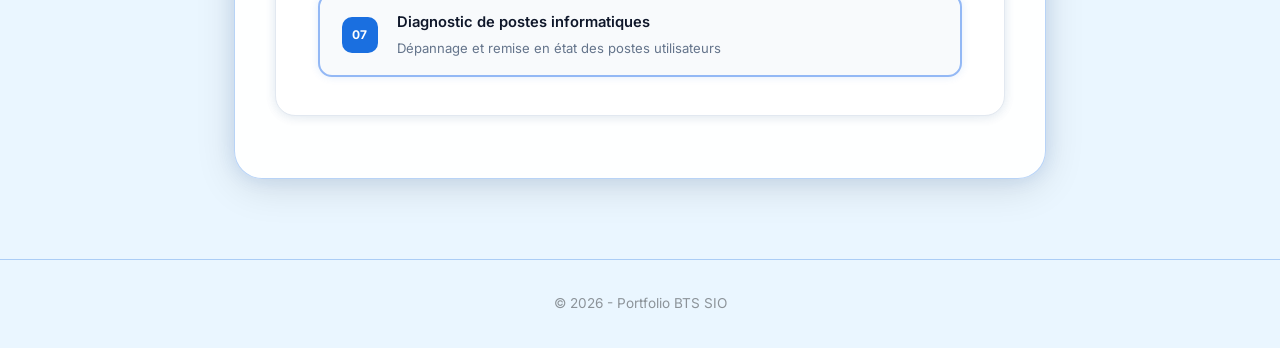
<file: mon-stage.html>
<!doctype html>
<html lang="fr">
<head>
  <meta charset="utf-8">
  <meta name="viewport" content="width=device-width, initial-scale=1">
  <title>Mon Stage - Portfolio</title>
  <link rel="stylesheet" href="css/style.css">
  <link rel="stylesheet" href="css/mon-entreprise.css">
  <link rel="stylesheet" href="css/mon-stage.css">
  <link href="https://fonts.googleapis.com/css2?family=Inter:wght@300;400;500;600;700;800&display=swap" rel="stylesheet">
  <style>
    .bento-grid {
      gap: 0.5rem !important;
      margin-top: 1.1rem !important;
    }
    .bento-tile {
      background: linear-gradient(135deg, #f6f7fa 0%, #e3e6eb 100%) !important;
      border-radius: 18px !important;
      box-shadow: 0 2px 16px rgba(30,41,59,0.07) !important;
      margin-bottom: 2.2rem !important;
      padding: 1.2rem 1.2rem 1rem 1.2rem !important;
      display: flex;
      flex-direction: column;
      gap: 1.2rem;
      border: 1.5px solid #e0e7ef !important;
      transition: box-shadow 0.2s, border-color 0.2s;
    }
    .bento-tile__label {
      font-size: 1.18rem !important;
      margin-bottom: 0.7rem !important;
      color: #444 !important;
      font-weight: 700;
      letter-spacing: 0.02em;
      text-transform: uppercase !important;
    }
    .bento-tile__sub {
      color: #222 !important;
      font-size: 1.05rem !important;
      line-height: 1.7 !important;
    }
    @media (max-width: 800px) {
      .bento-tile {
        padding: 1.2rem 0.7rem 1.2rem 0.7rem !important;
      }
      .bento-grid {
        gap: 1.2rem !important;
      }
    }
  </style>
  <script defer src="js/main.js"></script>
</head>
<body class="stage-body" style="background: #eaf6ff;">

  <header>
    <nav class="navbar">
      <div class="brand">Jasmine Gilbert</div>
      <button class="nav-toggle" aria-label="Ouvrir le menu">&#9776;</button>
      <ul class="nav-links">
        <li><a href="index.html#accueil">Accueil</a></li>
        <li><a href="bts-sio.html">BTS SIO</a></li>
        <li class="dropdown">
          <a class="dropbtn" href="index.html#apropos">A propos &#9662;</a>
          <ul class="dropdown-menu">
            <li><a href="mon-cv.html">Mon CV</a></li>
            <li><a href="mon-stage.html">Mon stage</a></li>
            <li><a href="mon-entreprise.html">Mon entreprise</a></li>
          </ul>
        </li>
        <li class="dropdown">
          <a class="dropbtn" href="index.html#projets">Projets &#9662;</a>
          <ul class="dropdown-menu">
            <li><a href="e5.html">Dossier Professionnel E5</a></li>
            <li><a href="procedures.html">Mes Proc&eacute;dures</a></li>
            <li><a href="e6.html">Dossier Scolaire E6</a></li>
          </ul>
        </li>
        <li class="dropdown">
          <a class="dropbtn" href="index.html#veilles">Veilles &#9662;</a>
          <ul class="dropdown-menu">
            <li><a href="veille-tech.html">Veilles technologiques</a></li>
            <li><a href="veille-jur.html">Veilles juridiques</a></li>
          </ul>
        </li>
        <li><a href="tcs.html">TCS</a></li>
      </ul>
    </nav>
  </header>

  <main class="ent-main">

    <!-- HERO -->
    <section class="ent-hero">
      <div class="ent-hero-card">
        <h1 class="ent-name">NETBFRS</h1>
        <p class="ent-sector">Stage BTS SIO &mdash; Marseille, Bouches-du-Rh&ocirc;ne</p>
      </div>
    </section>

    <!-- STATS -->
    <section class="ent-stats-row">
      <div class="stat-card stat-card--blue">
        <p class="stat-label">Dur&eacute;e</p>
        <p class="stat-number">5</p>
        <p class="stat-sub">Semaines de stage</p>
      </div>
      <div class="stat-card stat-card--blue">
        <p class="stat-label">Ann&eacute;e</p>
        <p class="stat-number">2025</p>
        <p class="stat-sub">1&egrave;re ann&eacute;e BTS SIO</p>
      </div>
      <div class="stat-card stat-card--blue">
        <p class="stat-label">Localisation</p>
        <p class="stat-number stat-number--sm">Marseille</p>
        <p class="stat-sub">Bouches-du-Rh&ocirc;ne</p>
      </div>
    </section>

    <div class="ent-big-card">

      <!-- PRESENTATION -->
      <section class="ent-section-card">
        <h2 class="section-title">Pr&eacute;sentation</h2>
        <img src="images/netbfrs.png" alt="NETBFRS" style="float:right;width:130px;border-radius:10px;margin:0 0 1rem 1.5rem;">
        <p class="section-body">
          NETBFRS est une entreprise sp&eacute;cialis&eacute;e dans l&rsquo;installation et la maintenance de r&eacute;seaux informatiques, de syst&egrave;mes de vid&eacute;osurveillance et d&rsquo;infrastructures audio-visuelles.
        </p>
      </section>

      <!-- MISSIONS -->
      <section class="ent-section-card">
        <h2 class="section-title">Mes T&acirc;ches et R&eacute;alisations</h2>
        <ul class="mission-list">
          <li class="mission-item">
            <span class="mission-num">01</span>
            <div class="mission-text">
              <strong>Mise en place d&rsquo;une infrastructure Wi-Fi</strong>
              <span>D&eacute;ploiement d&rsquo;un r&eacute;seau sans fil performant</span>
            </div>
          </li>
          <li class="mission-item">
            <span class="mission-num">02</span>
            <div class="mission-text">
              <strong>Syst&egrave;me de diffusion sonore centralis&eacute;</strong>
              <span>Int&eacute;gration et configuration de la solution audio</span>
            </div>
          </li>
          <li class="mission-item">
            <span class="mission-num">03</span>
            <div class="mission-text">
              <strong>Remplacement et configuration de NAS</strong>
              <span>Installation et param&eacute;trage du stockage r&eacute;seau</span>
            </div>
          </li>
          <li class="mission-item">
            <span class="mission-num">04</span>
            <div class="mission-text">
              <strong>Maintenance de cam&eacute;ras de vid&eacute;osurveillance</strong>
              <span>R&eacute;paration et remise en service du syst&egrave;me CCTV</span>
            </div>
          </li>
          <li class="mission-item">
            <span class="mission-num">05</span>
            <div class="mission-text">
              <strong>D&eacute;pannage d&rsquo;ordinateurs</strong>
              <span>Diagnostic et r&eacute;solution de pannes mat&eacute;rielles et logicielles</span>
            </div>
          </li>
          <li class="mission-item">
            <span class="mission-num">06</span>
            <div class="mission-text">
              <strong>C&acirc;blage r&eacute;seau Ethernet</strong>
              <span>Tirage et installation de c&acirc;bles pour la vid&eacute;osurveillance</span>
            </div>
          </li>
          <li class="mission-item">
            <span class="mission-num">07</span>
            <div class="mission-text">
              <strong>Diagnostic de postes informatiques</strong>
              <span>D&eacute;pannage et remise en &eacute;tat des postes utilisateurs</span>
            </div>
          </li>
        </ul>
      </section>

    </div>

  </main>

  <footer class="site-footer">
    <p>&copy; 2026 - Portfolio BTS SIO</p>
  </footer>

</body>
</html>
</file>
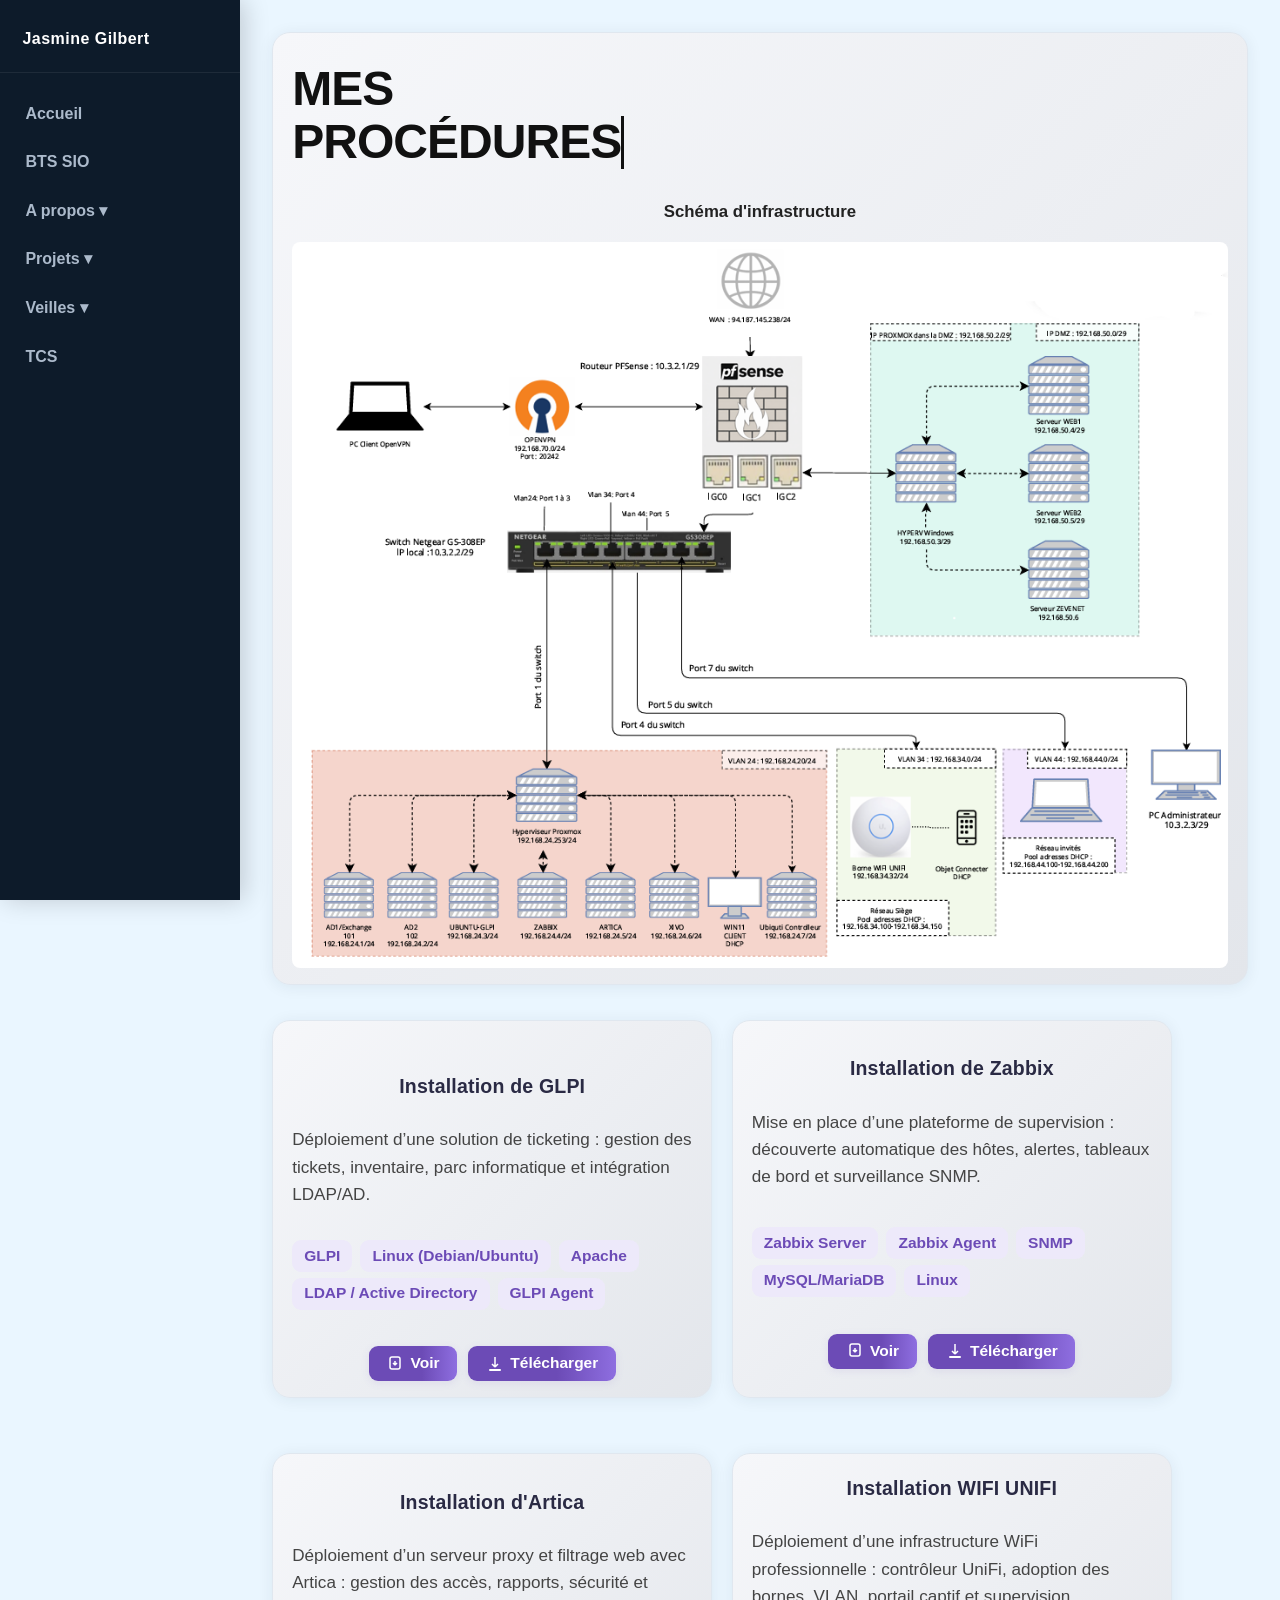
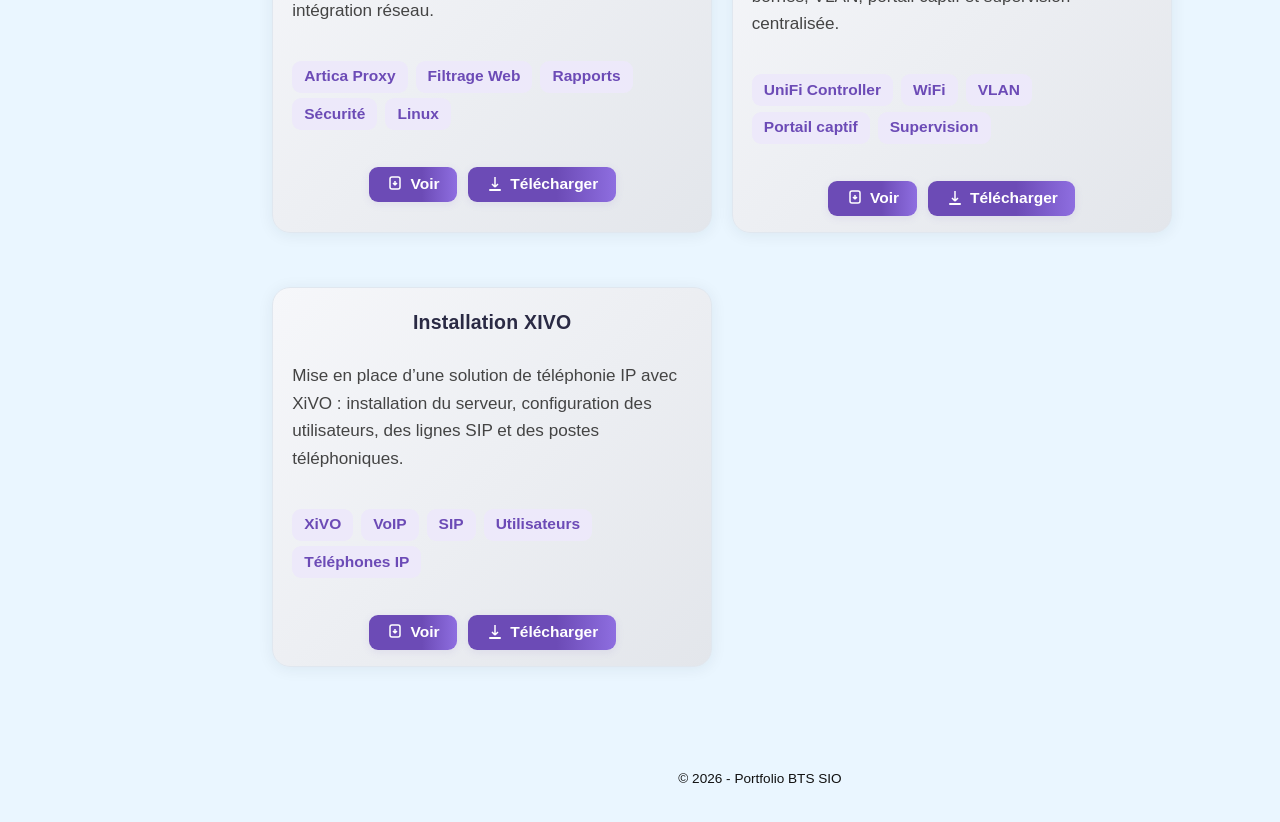
<file: procedures.html>
<!-- Les cases dupliquées en haut ont été supprimées -->

<!doctype html>
<html lang="fr">
<head>
  <meta charset="utf-8">
  <meta name="viewport" content="width=device-width, initial-scale=1">
  <title>Toutes les procedures - Portfolio</title>
  <link rel="stylesheet" href="css/style.css">
  <style>
    .bento-grid {
      gap: 0.5rem !important;
      margin-top: 1.1rem !important;
    }
    .bento-tile {
      background: linear-gradient(135deg, #f6f7fa 0%, #e3e6eb 100%) !important;
      border-radius: 18px !important;
      box-shadow: 0 2px 16px rgba(30,41,59,0.07) !important;
      margin-bottom: 2.2rem !important;
      padding: 1.2rem 1.2rem 1rem 1.2rem !important;
      display: flex;
      flex-direction: column;
      gap: 1.2rem;
      border: 1.5px solid #e0e7ef !important;
      transition: box-shadow 0.2s, border-color 0.2s;
    }
    .bento-tile__label {
      font-size: 1.18rem !important;
      margin-bottom: 0.7rem !important;
      color: #444 !important;
      font-weight: 700;
      letter-spacing: 0.02em;
      text-transform: uppercase !important;
    }
    .bento-tile__sub {
      color: #222 !important;
      font-size: 1.05rem !important;
      line-height: 1.7 !important;
    }
    @media (max-width: 800px) {
      .bento-tile {
        padding: 1.2rem 0.7rem 1.2rem 0.7rem !important;
      }
      .bento-grid {
        gap: 1.2rem !important;
      }
    }
  </style>
  <script defer src="js/main.js"></script>
</head>
<body style="background: #eaf6ff;">
  <header>
    <nav class="navbar">
      <div class="brand">Jasmine Gilbert</div>
      <button class="nav-toggle" aria-label="Ouvrir le menu">&#9776;</button>
      <ul class="nav-links">
        <li><a href="index.html#accueil">Accueil</a></li>
        <li><a href="bts-sio.html">BTS SIO</a></li>
        <li class="dropdown">
          <a class="dropbtn" href="index.html#apropos">A propos &#9662;</a>
          <ul class="dropdown-menu">
            <li><a href="mon-cv.html">Mon CV</a></li>
            <li><a href="mon-stage.html">Mon stage</a></li>
            <li><a href="mon-entreprise.html">Mon entreprise</a></li>
          </ul>
        </li>
        <li class="dropdown">
          <a class="dropbtn" href="#">Projets &#9662;</a>
          <ul class="dropdown-menu">
            <li><a href="e5.html">Dossier Professionnel E5</a></li>
            <li><a href="procedures.html">Mes Proc&eacute;dures</a></li>
            <li><a href="e6.html">Dossier Scolaire E6</a></li>
          </ul>
        </li>
        <li class="dropdown">
          <a class="dropbtn" href="index.html#veilles">Veilles &#9662;</a>
          <ul class="dropdown-menu">
            <li><a href="veille-tech.html">Veilles technologiques</a></li>
            <li><a href="veille-jur.html">Veilles juridiques</a></li>
          </ul>
        </li>
        <li><a href="tcs.html">TCS</a></li>
      </ul>
    </nav>
  </header>
  <canvas id="bg-canvas"></canvas>
  <main>
    <section class="section home-v3">


        <div class="bento-tile" style="padding:3.2rem 3.2rem 2.2rem 3.2rem;display:flex;flex-direction:column;gap:1rem;align-items:flex-start;text-align:left;width:100%;max-width:1500px;margin:0 auto;">
          <h1 class="bento-title" style="text-align:left;align-self:flex-start;">MES<br><span>PROCÉDURES</span></h1>
          <span class="bento-tile__sub" style="font-weight:800;color:#0d1b2a;">Schéma d'infrastructure</span>
          <img src="images/schéma ok.png" alt="Schéma de réalisation" style="width:100%;height:auto;display:block;border-radius:8px;image-rendering:auto;">
        </div>


        <div style="display:grid;grid-template-columns:1fr 1fr;gap:1.2rem;width:100%;max-width:900px;margin-top:0.5rem;">
          <!-- Case Installation de GLPI stylée -->
          <div class="bento-tile" style="position:relative;box-shadow:0 4px 24px rgba(80,80,160,0.13);border:1.5px solid #d1d9e6;padding:1.7rem 1.3rem 1.3rem 1.3rem;background:linear-gradient(135deg,#f8fbff 0%,#eaf6ff 100%);border-radius:22px;transition:box-shadow 0.2s,border-color 0.2s;">
            <div style="margin-bottom:0.7rem;"></div>
            <div style="font-size:1.22rem;font-weight:800;color:#2a2a44;margin-bottom:0.3rem;letter-spacing:0.01em;">Installation de GLPI</div>
            <div style="color:#444;font-size:1.07rem;margin-bottom:0.8rem;line-height:1.6;">Déploiement d’une solution de ticketing&nbsp;: gestion des tickets, inventaire, parc informatique et intégration LDAP/AD.</div>
            <div style="display:flex;flex-wrap:wrap;gap:0.35rem 0.5rem;margin-bottom:1.1rem;">
              <span style="background:#ede9fa;color:#6c4bb6;padding:0.22rem 0.75rem;border-radius:9px;font-size:0.97rem;font-weight:700;">GLPI</span>
              <span style="background:#ede9fa;color:#6c4bb6;padding:0.22rem 0.75rem;border-radius:9px;font-size:0.97rem;font-weight:700;">Linux (Debian/Ubuntu)</span>
              <span style="background:#ede9fa;color:#6c4bb6;padding:0.22rem 0.75rem;border-radius:9px;font-size:0.97rem;font-weight:700;">Apache</span>
              <span style="background:#ede9fa;color:#6c4bb6;padding:0.22rem 0.75rem;border-radius:9px;font-size:0.97rem;font-weight:700;">LDAP / Active Directory</span>
              <span style="background:#ede9fa;color:#6c4bb6;padding:0.22rem 0.75rem;border-radius:9px;font-size:0.97rem;font-weight:700;">GLPI Agent</span>
            </div>
            <div style="display:flex;align-items:center;gap:0.7rem;">
              <a href="js/Procédure_GLPI.pdf" target="_blank" style="display:inline-flex;align-items:center;gap:0.4rem;padding:0.32rem 1.1rem;background:linear-gradient(90deg,#6c4bb6 60%,#8e6ee0 100%);color:#fff;border-radius:9px;font-weight:700;text-decoration:none;font-size:0.97rem;box-shadow:0 2px 8px rgba(108,75,182,0.10);transition:background 0.2s,box-shadow 0.2s;">
                <svg width="18" height="18" fill="none" xmlns="http://www.w3.org/2000/svg"><rect x="4" y="2" width="10" height="12" rx="2" stroke="#fff" stroke-width="1.5"/><path d="M9 6v4m0 0-2-2m2 2 2-2" stroke="#fff" stroke-width="1.5"/></svg>
                Voir
              </a>
              <a href="js/Procédure_GLPI.pdf" download style="display:inline-flex;align-items:center;gap:0.4rem;padding:0.32rem 1.1rem;background:linear-gradient(90deg,#6c4bb6 60%,#8e6ee0 100%);color:#fff;border-radius:9px;font-weight:700;text-decoration:none;font-size:0.97rem;box-shadow:0 2px 8px rgba(108,75,182,0.10);transition:background 0.2s,box-shadow 0.2s;">
                <svg width="18" height="18" fill="none" xmlns="http://www.w3.org/2000/svg"><path d="M9 2v10m0 0-3-3m3 3 3-3" stroke="#fff" stroke-width="1.5"/><rect x="3" y="14" width="12" height="2" rx="1" fill="#fff"/></svg>
                Télécharger
              </a>
            </div>
          </div>
          <!-- Case Installation de Zabbix stylée -->
          <div class="bento-tile" style="position:relative;box-shadow:0 4px 24px rgba(80,80,160,0.13);border:1.5px solid #d1d9e6;padding:1.7rem 1.3rem 1.3rem 1.3rem;background:linear-gradient(135deg,#f8fbff 0%,#eaf6ff 100%);border-radius:22px;transition:box-shadow 0.2s,border-color 0.2s;">
            <div style="font-size:1.22rem;font-weight:800;color:#2a2a44;margin-bottom:0.3rem;letter-spacing:0.01em;">Installation de Zabbix</div>
            <div style="color:#444;font-size:1.07rem;margin-bottom:1.1rem;line-height:1.6;">Mise en place d’une plateforme de supervision : découverte automatique des hôtes, alertes, tableaux de bord et surveillance SNMP.</div>
            <div style="display:flex;flex-wrap:wrap;gap:0.35rem 0.5rem;margin-bottom:1.1rem;">
              <span style="background:#ede9fa;color:#6c4bb6;padding:0.22rem 0.75rem;border-radius:9px;font-size:0.97rem;font-weight:700;">Zabbix Server</span>
              <span style="background:#ede9fa;color:#6c4bb6;padding:0.22rem 0.75rem;border-radius:9px;font-size:0.97rem;font-weight:700;">Zabbix Agent</span>
              <span style="background:#ede9fa;color:#6c4bb6;padding:0.22rem 0.75rem;border-radius:9px;font-size:0.97rem;font-weight:700;">SNMP</span>
              <span style="background:#ede9fa;color:#6c4bb6;padding:0.22rem 0.75rem;border-radius:9px;font-size:0.97rem;font-weight:700;">MySQL/MariaDB</span>
              <span style="background:#ede9fa;color:#6c4bb6;padding:0.22rem 0.75rem;border-radius:9px;font-size:0.97rem;font-weight:700;">Linux</span>
            </div>
            <div style="display:flex;align-items:center;gap:0.7rem;">
              <a href="js/Procédure_Zabbix.pdf" target="_blank" style="display:inline-flex;align-items:center;gap:0.4rem;padding:0.32rem 1.1rem;background:linear-gradient(90deg,#6c4bb6 60%,#8e6ee0 100%);color:#fff;border-radius:9px;font-weight:700;text-decoration:none;font-size:0.97rem;box-shadow:0 2px 8px rgba(108,75,182,0.10);transition:background 0.2s,box-shadow 0.2s;">
                <svg width="18" height="18" fill="none" xmlns="http://www.w3.org/2000/svg"><rect x="4" y="2" width="10" height="12" rx="2" stroke="#fff" stroke-width="1.5"/><path d="M9 6v4m0 0-2-2m2 2 2-2" stroke="#fff" stroke-width="1.5"/></svg>
                Voir
              </a>
              <a href="js/Procédure_Zabbix.pdf" download style="display:inline-flex;align-items:center;gap:0.4rem;padding:0.32rem 1.1rem;background:linear-gradient(90deg,#6c4bb6 60%,#8e6ee0 100%);color:#fff;border-radius:9px;font-weight:700;text-decoration:none;font-size:0.97rem;box-shadow:0 2px 8px rgba(108,75,182,0.10);transition:background 0.2s,box-shadow 0.2s;">
                <svg width="18" height="18" fill="none" xmlns="http://www.w3.org/2000/svg"><path d="M9 2v10m0 0-3-3m3 3 3-3" stroke="#fff" stroke-width="1.5"/><rect x="3" y="14" width="12" height="2" rx="1" fill="#fff"/></svg>
                Télécharger
              </a>
            </div>
          </div>
          <!-- Case Installation ARTICA stylée -->
          <div class="bento-tile" style="position:relative;box-shadow:0 4px 24px rgba(80,80,160,0.13);border:1.5px solid #d1d9e6;padding:1.7rem 1.3rem 1.3rem 1.3rem;background:linear-gradient(135deg,#f8fbff 0%,#eaf6ff 100%);border-radius:22px;transition:box-shadow 0.2s,border-color 0.2s;">
            <div style="font-size:1.22rem;font-weight:800;color:#2a2a44;margin-bottom:0.3rem;letter-spacing:0.01em;">Installation d'Artica</div>
            <div style="color:#444;font-size:1.07rem;margin-bottom:1.1rem;line-height:1.6;">Déploiement d’un serveur proxy et filtrage web avec Artica&nbsp;: gestion des accès, rapports, sécurité et intégration réseau.</div>
            <div style="display:flex;flex-wrap:wrap;gap:0.35rem 0.5rem;margin-bottom:1.1rem;">
              <span style="background:#ede9fa;color:#6c4bb6;padding:0.22rem 0.75rem;border-radius:9px;font-size:0.97rem;font-weight:700;">Artica Proxy</span>
              <span style="background:#ede9fa;color:#6c4bb6;padding:0.22rem 0.75rem;border-radius:9px;font-size:0.97rem;font-weight:700;">Filtrage Web</span>
              <span style="background:#ede9fa;color:#6c4bb6;padding:0.22rem 0.75rem;border-radius:9px;font-size:0.97rem;font-weight:700;">Rapports</span>
              <span style="background:#ede9fa;color:#6c4bb6;padding:0.22rem 0.75rem;border-radius:9px;font-size:0.97rem;font-weight:700;">Sécurité</span>
              <span style="background:#ede9fa;color:#6c4bb6;padding:0.22rem 0.75rem;border-radius:9px;font-size:0.97rem;font-weight:700;">Linux</span>
            </div>
            <div style="display:flex;align-items:center;gap:0.7rem;">
              <a href="js/Procédure_Artica.pdf" target="_blank" style="display:inline-flex;align-items:center;gap:0.4rem;padding:0.32rem 1.1rem;background:linear-gradient(90deg,#6c4bb6 60%,#8e6ee0 100%);color:#fff;border-radius:9px;font-weight:700;text-decoration:none;font-size:0.97rem;box-shadow:0 2px 8px rgba(108,75,182,0.10);transition:background 0.2s,box-shadow 0.2s;">
                <svg width="18" height="18" fill="none" xmlns="http://www.w3.org/2000/svg"><rect x="4" y="2" width="10" height="12" rx="2" stroke="#fff" stroke-width="1.5"/><path d="M9 6v4m0 0-2-2m2 2 2-2" stroke="#fff" stroke-width="1.5"/></svg>
                Voir
              </a>
              <a href="js/Procédure_Artica.pdf" download style="display:inline-flex;align-items:center;gap:0.4rem;padding:0.32rem 1.1rem;background:linear-gradient(90deg,#6c4bb6 60%,#8e6ee0 100%);color:#fff;border-radius:9px;font-weight:700;text-decoration:none;font-size:0.97rem;box-shadow:0 2px 8px rgba(108,75,182,0.10);transition:background 0.2s,box-shadow 0.2s;">
                <svg width="18" height="18" fill="none" xmlns="http://www.w3.org/2000/svg"><path d="M9 2v10m0 0-3-3m3 3 3-3" stroke="#fff" stroke-width="1.5"/><rect x="3" y="14" width="12" height="2" rx="1" fill="#fff"/></svg>
                Télécharger
              </a>
            </div>
          </div>
            <!-- Case Installation WIFI UNIFI stylée -->
            <div class="bento-tile" style="position:relative;box-shadow:0 4px 24px rgba(80,80,160,0.13);border:1.5px solid #d1d9e6;padding:1.7rem 1.3rem 1.3rem 1.3rem;background:linear-gradient(135deg,#f8fbff 0%,#eaf6ff 100%);border-radius:22px;transition:box-shadow 0.2s,border-color 0.2s;">
              <div style="font-size:1.22rem;font-weight:800;color:#2a2a44;margin-bottom:0.3rem;letter-spacing:0.01em;">Installation WIFI UNIFI</div>
              <div style="color:#444;font-size:1.07rem;margin-bottom:1.1rem;line-height:1.6;">Déploiement d’une infrastructure WiFi professionnelle&nbsp;: contrôleur UniFi, adoption des bornes, VLAN, portail captif et supervision centralisée.</div>
              <div style="display:flex;flex-wrap:wrap;gap:0.35rem 0.5rem;margin-bottom:1.1rem;">
                <span style="background:#ede9fa;color:#6c4bb6;padding:0.22rem 0.75rem;border-radius:9px;font-size:0.97rem;font-weight:700;">UniFi Controller</span>
                <span style="background:#ede9fa;color:#6c4bb6;padding:0.22rem 0.75rem;border-radius:9px;font-size:0.97rem;font-weight:700;">WiFi</span>
                <span style="background:#ede9fa;color:#6c4bb6;padding:0.22rem 0.75rem;border-radius:9px;font-size:0.97rem;font-weight:700;">VLAN</span>
                <span style="background:#ede9fa;color:#6c4bb6;padding:0.22rem 0.75rem;border-radius:9px;font-size:0.97rem;font-weight:700;">Portail captif</span>
                <span style="background:#ede9fa;color:#6c4bb6;padding:0.22rem 0.75rem;border-radius:9px;font-size:0.97rem;font-weight:700;">Supervision</span>
              </div>
              <div style="display:flex;align-items:center;gap:0.7rem;">
                <a href="js/Procédure_WIFI_Unifi.pdf" target="_blank" style="display:inline-flex;align-items:center;gap:0.4rem;padding:0.32rem 1.1rem;background:linear-gradient(90deg,#6c4bb6 60%,#8e6ee0 100%);color:#fff;border-radius:9px;font-weight:700;text-decoration:none;font-size:0.97rem;box-shadow:0 2px 8px rgba(108,75,182,0.10);transition:background 0.2s,box-shadow 0.2s;">
                  <svg width="18" height="18" fill="none" xmlns="http://www.w3.org/2000/svg"><rect x="4" y="2" width="10" height="12" rx="2" stroke="#fff" stroke-width="1.5"/><path d="M9 6v4m0 0-2-2m2 2 2-2" stroke="#fff" stroke-width="1.5"/></svg>
                  Voir
                </a>
                <a href="js/Procédure_WIFI_Unifi.pdf" download style="display:inline-flex;align-items:center;gap:0.4rem;padding:0.32rem 1.1rem;background:linear-gradient(90deg,#6c4bb6 60%,#8e6ee0 100%);color:#fff;border-radius:9px;font-weight:700;text-decoration:none;font-size:0.97rem;box-shadow:0 2px 8px rgba(108,75,182,0.10);transition:background 0.2s,box-shadow 0.2s;">
                  <svg width="18" height="18" fill="none" xmlns="http://www.w3.org/2000/svg"><path d="M9 2v10m0 0-3-3m3 3 3-3" stroke="#fff" stroke-width="1.5"/><rect x="3" y="14" width="12" height="2" rx="1" fill="#fff"/></svg>
                  Télécharger
                </a>
              </div>
            </div>
            <!-- Case Installation XIVO stylée -->
            <div class="bento-tile" style="position:relative;box-shadow:0 4px 24px rgba(80,80,160,0.13);border:1.5px solid #d1d9e6;padding:1.7rem 1.3rem 1.3rem 1.3rem;background:linear-gradient(135deg,#f8fbff 0%,#eaf6ff 100%);border-radius:22px;transition:box-shadow 0.2s,border-color 0.2s;">
              <div style="font-size:1.22rem;font-weight:800;color:#2a2a44;margin-bottom:0.3rem;letter-spacing:0.01em;">Installation XIVO</div>
              <div style="color:#444;font-size:1.07rem;margin-bottom:1.1rem;line-height:1.6;">Mise en place d’une solution de téléphonie IP avec XiVO&nbsp;: installation du serveur, configuration des utilisateurs, des lignes SIP et des postes téléphoniques.</div>
              <div style="display:flex;flex-wrap:wrap;gap:0.35rem 0.5rem;margin-bottom:1.1rem;">
                <span style="background:#ede9fa;color:#6c4bb6;padding:0.22rem 0.75rem;border-radius:9px;font-size:0.97rem;font-weight:700;">XiVO</span>
                <span style="background:#ede9fa;color:#6c4bb6;padding:0.22rem 0.75rem;border-radius:9px;font-size:0.97rem;font-weight:700;">VoIP</span>
                <span style="background:#ede9fa;color:#6c4bb6;padding:0.22rem 0.75rem;border-radius:9px;font-size:0.97rem;font-weight:700;">SIP</span>
                <span style="background:#ede9fa;color:#6c4bb6;padding:0.22rem 0.75rem;border-radius:9px;font-size:0.97rem;font-weight:700;">Utilisateurs</span>
                <span style="background:#ede9fa;color:#6c4bb6;padding:0.22rem 0.75rem;border-radius:9px;font-size:0.97rem;font-weight:700;">Téléphones IP</span>
              </div>
              <div style="display:flex;align-items:center;gap:0.7rem;">
                <a href="js/Procédure_XIVO.pdf" target="_blank" style="display:inline-flex;align-items:center;gap:0.4rem;padding:0.32rem 1.1rem;background:linear-gradient(90deg,#6c4bb6 60%,#8e6ee0 100%);color:#fff;border-radius:9px;font-weight:700;text-decoration:none;font-size:0.97rem;box-shadow:0 2px 8px rgba(108,75,182,0.10);transition:background 0.2s,box-shadow 0.2s;">
                  <svg width="18" height="18" fill="none" xmlns="http://www.w3.org/2000/svg"><rect x="4" y="2" width="10" height="12" rx="2" stroke="#fff" stroke-width="1.5"/><path d="M9 6v4m0 0-2-2m2 2 2-2" stroke="#fff" stroke-width="1.5"/></svg>
                  Voir
                </a>
                <a href="js/Procédure_XIVO.pdf" download style="display:inline-flex;align-items:center;gap:0.4rem;padding:0.32rem 1.1rem;background:linear-gradient(90deg,#6c4bb6 60%,#8e6ee0 100%);color:#fff;border-radius:9px;font-weight:700;text-decoration:none;font-size:0.97rem;box-shadow:0 2px 8px rgba(108,75,182,0.10);transition:background 0.2s,box-shadow 0.2s;">
                  <svg width="18" height="18" fill="none" xmlns="http://www.w3.org/2000/svg"><path d="M9 2v10m0 0-3-3m3 3 3-3" stroke="#fff" stroke-width="1.5"/><rect x="3" y="14" width="12" height="2" rx="1" fill="#fff"/></svg>
                  Télécharger
                </a>
              </div>
            </div>
            </div>
        </div>

      </div>

    </section>
  </main>
  <footer class="site-footer"><p>&copy; 2026 - Portfolio BTS SIO</p></footer>
</body>
</html>
</file>
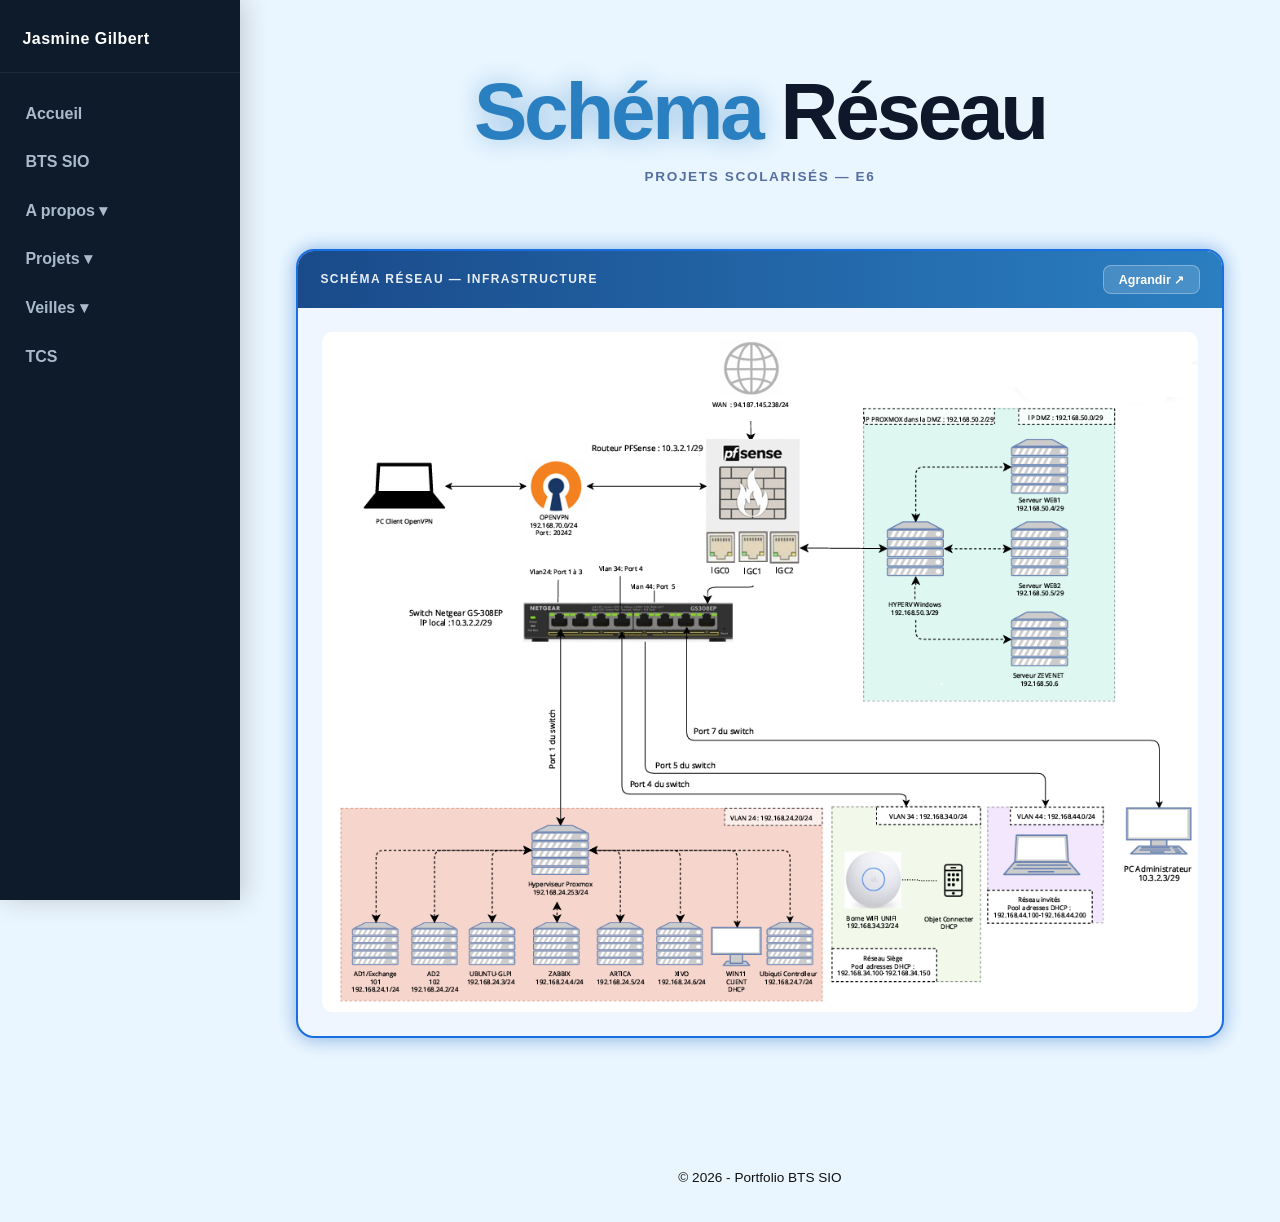
<file: schema.html>
<!doctype html>
<html lang="fr">
<head>
  <meta charset="utf-8">
  <meta name="viewport" content="width=device-width, initial-scale=1">
  <title>Schéma réseau - Portfolio</title>
  <link rel="stylesheet" href="css/style.css">
  <style>
    .bento-grid {
      gap: 0.5rem !important;
      margin-top: 1.1rem !important;
    }
    .bento-tile {
      background: linear-gradient(135deg, #f6f7fa 0%, #e3e6eb 100%) !important;
      border-radius: 18px !important;
      box-shadow: 0 2px 16px rgba(30,41,59,0.07) !important;
      margin-bottom: 2.2rem !important;
      padding: 1.2rem 1.2rem 1rem 1.2rem !important;
      display: flex;
      flex-direction: column;
      gap: 1.2rem;
      border: 1.5px solid #e0e7ef !important;
      transition: box-shadow 0.2s, border-color 0.2s;
    }
    .bento-tile__label {
      font-size: 1.18rem !important;
      margin-bottom: 0.7rem !important;
      color: #444 !important;
      font-weight: 700;
      letter-spacing: 0.02em;
      text-transform: uppercase !important;
    }
    .bento-tile__sub {
      color: #222 !important;
      font-size: 1.05rem !important;
      line-height: 1.7 !important;
    }
    @media (max-width: 800px) {
      .bento-tile {
        padding: 1.2rem 0.7rem 1.2rem 0.7rem !important;
      }
      .bento-grid {
        gap: 1.2rem !important;
      }
    }
  </style>
  <script defer src="js/main.js"></script>
  <style>
    .schema-page-header {
      text-align: center;
      margin: 2.5rem auto 0;
      padding-bottom: 0.5rem;
    }
    .schema-page-title {
      font-size: clamp(2.5rem, 8vw, 5rem);
      font-weight: 800;
      letter-spacing: -0.04em;
      color: #0f172a;
      margin: 0 0 0.5rem;
      line-height: 1;
    }
    .schema-page-title span {
      color: #2a7fc1;
      text-shadow: 0 0 24px rgba(42,127,193,0.45);
    }
    .schema-page-sub {
      font-size: 0.85rem;
      color: #5570a0;
      letter-spacing: 0.12em;
      text-transform: uppercase;
      font-weight: 600;
    }

    .schema-container {
      max-width: 1100px;
      margin: 2.5rem auto 4rem;
      padding: 0 1.5rem;
    }

    .schema-card {
      background: #eff6ff;
      border: 2.5px solid #1a6fe0;
      border-radius: 18px;
      box-shadow: 0 0 18px rgba(26,111,224,0.45), 0 4px 24px rgba(0,0,0,0.06);
      overflow: hidden;
      transition: box-shadow 0.25s;
    }
    .schema-card:hover {
      box-shadow: 0 0 32px rgba(26,111,224,0.6), 0 8px 32px rgba(0,0,0,0.08);
    }

    .schema-card-header {
      display: flex;
      align-items: center;
      justify-content: space-between;
      padding: 0.9rem 1.4rem;
      background: linear-gradient(90deg, #1a4a8a 0%, #2a7fc1 100%);
    }
    .schema-card-header-title {
      font-size: 0.75rem;
      font-weight: 700;
      letter-spacing: 0.12em;
      text-transform: uppercase;
      color: rgba(255,255,255,0.9);
    }
    .schema-zoom-btn {
      background: rgba(255,255,255,0.15);
      border: 1px solid rgba(255,255,255,0.3);
      border-radius: 8px;
      color: #fff;
      font-size: 0.78rem;
      font-weight: 600;
      padding: 0.35rem 0.9rem;
      cursor: pointer;
      transition: background 0.2s;
    }
    .schema-zoom-btn:hover {
      background: rgba(255,255,255,0.28);
    }

    .schema-img-wrap {
      padding: 1.5rem;
      display: flex;
      justify-content: center;
    }
    .schema-img {
      max-width: 100%;
      height: auto;
      border-radius: 10px;
      display: block;
      cursor: zoom-in;
    }

    /* Lightbox */
    .schema-lightbox {
      display: none;
      position: fixed;
      inset: 0;
      background: rgba(10,18,30,0.92);
      z-index: 1000;
      align-items: center;
      justify-content: center;
      cursor: zoom-out;
    }
    .schema-lightbox.active { display: flex; }
    .schema-lightbox img {
      max-width: 95vw;
      max-height: 95vh;
      border-radius: 10px;
      box-shadow: 0 0 40px rgba(42,127,193,0.5);
      object-fit: contain;
    }
    .schema-lightbox-close {
      position: fixed;
      top: 18px;
      right: 22px;
      background: #2a7fc1;
      color: #fff;
      border: none;
      border-radius: 50%;
      width: 38px;
      height: 38px;
      font-size: 1.3rem;
      cursor: pointer;
      display: flex;
      align-items: center;
      justify-content: center;
      z-index: 1001;
      box-shadow: 0 0 12px rgba(42,127,193,0.5);
      transition: background 0.2s;
    }
    .schema-lightbox-close:hover { background: #1a4a8a; }
  </style>
</head>
<body style="background: #eaf6ff;">
  <header>
    <nav class="navbar">
      <div class="brand">Jasmine Gilbert</div>
      <button class="nav-toggle" aria-label="Ouvrir le menu">&#9776;</button>
      <ul class="nav-links">
        <li><a href="index.html#accueil">Accueil</a></li>
        <li><a href="bts-sio.html">BTS SIO</a></li>
        <li class="dropdown">
          <a class="dropbtn" href="index.html#apropos">A propos &#9662;</a>
          <ul class="dropdown-menu">
            <li><a href="mon-cv.html">Mon CV</a></li>
            <li><a href="mon-stage.html">Mon stage</a></li>
            <li><a href="mon-entreprise.html">Mon entreprise</a></li>
          </ul>
        </li>
        <li class="dropdown">
          <a class="dropbtn" href="#">Projets &#9662;</a>
          <ul class="dropdown-menu">
            <li><a href="e5.html">Dossier Professionnel E5</a></li>
            <li><a href="procedures.html">Mes Proc&eacute;dures</a></li>
            <li><a href="e6.html">Dossier Scolaire E6</a></li>
          </ul>
        </li>
        <li class="dropdown">
          <a class="dropbtn" href="veilles.html">Veilles &#9662;</a>
          <ul class="dropdown-menu">
            <li><a href="veille-tech.html">Veilles technologiques</a></li>
            <li><a href="veille-jur.html">Veilles juridiques</a></li>
          </ul>
        </li>
        <li><a href="tcs.html">TCS</a></li>
      </ul>
    </nav>
  </header>
  <canvas id="bg-canvas"></canvas>
  <main>
    <section class="section">
      <div class="schema-page-header">
        <h1 class="schema-page-title"><span>Sch&eacute;ma</span> R&eacute;seau</h1>
        <p class="schema-page-sub">Projets scolaris&eacute;s &mdash; E6</p>
      </div>

      <div class="schema-container">
        <div class="schema-card">
          <div class="schema-card-header">
            <span class="schema-card-header-title">Sch&eacute;ma r&eacute;seau &mdash; Infrastructure</span>
            <button class="schema-zoom-btn" onclick="openLightbox()">Agrandir &#8599;</button>
          </div>
          <div class="schema-img-wrap">
            <img src="images/schéma ok.png" alt="Schéma réseau" class="schema-img" onclick="openLightbox()">
          </div>
        </div>
      </div>
    </section>
  </main>

  <!-- LIGHTBOX -->
  <div class="schema-lightbox" id="schema-lightbox" onclick="closeLightbox()">
    <button class="schema-lightbox-close" onclick="closeLightbox()">&times;</button>
    <img src="images/schéma ok.png" alt="Schéma réseau agrandi">
  </div>

  <footer class="site-footer"><p>&copy; 2026 - Portfolio BTS SIO</p></footer>

  <script>
    function openLightbox() {
      document.getElementById('schema-lightbox').classList.add('active');
      document.body.style.overflow = 'hidden';
    }
    function closeLightbox() {
      document.getElementById('schema-lightbox').classList.remove('active');
      document.body.style.overflow = '';
    }
    document.addEventListener('keydown', function(e) {
      if (e.key === 'Escape') closeLightbox();
    });
  </script>
</body>
</html>
</file>
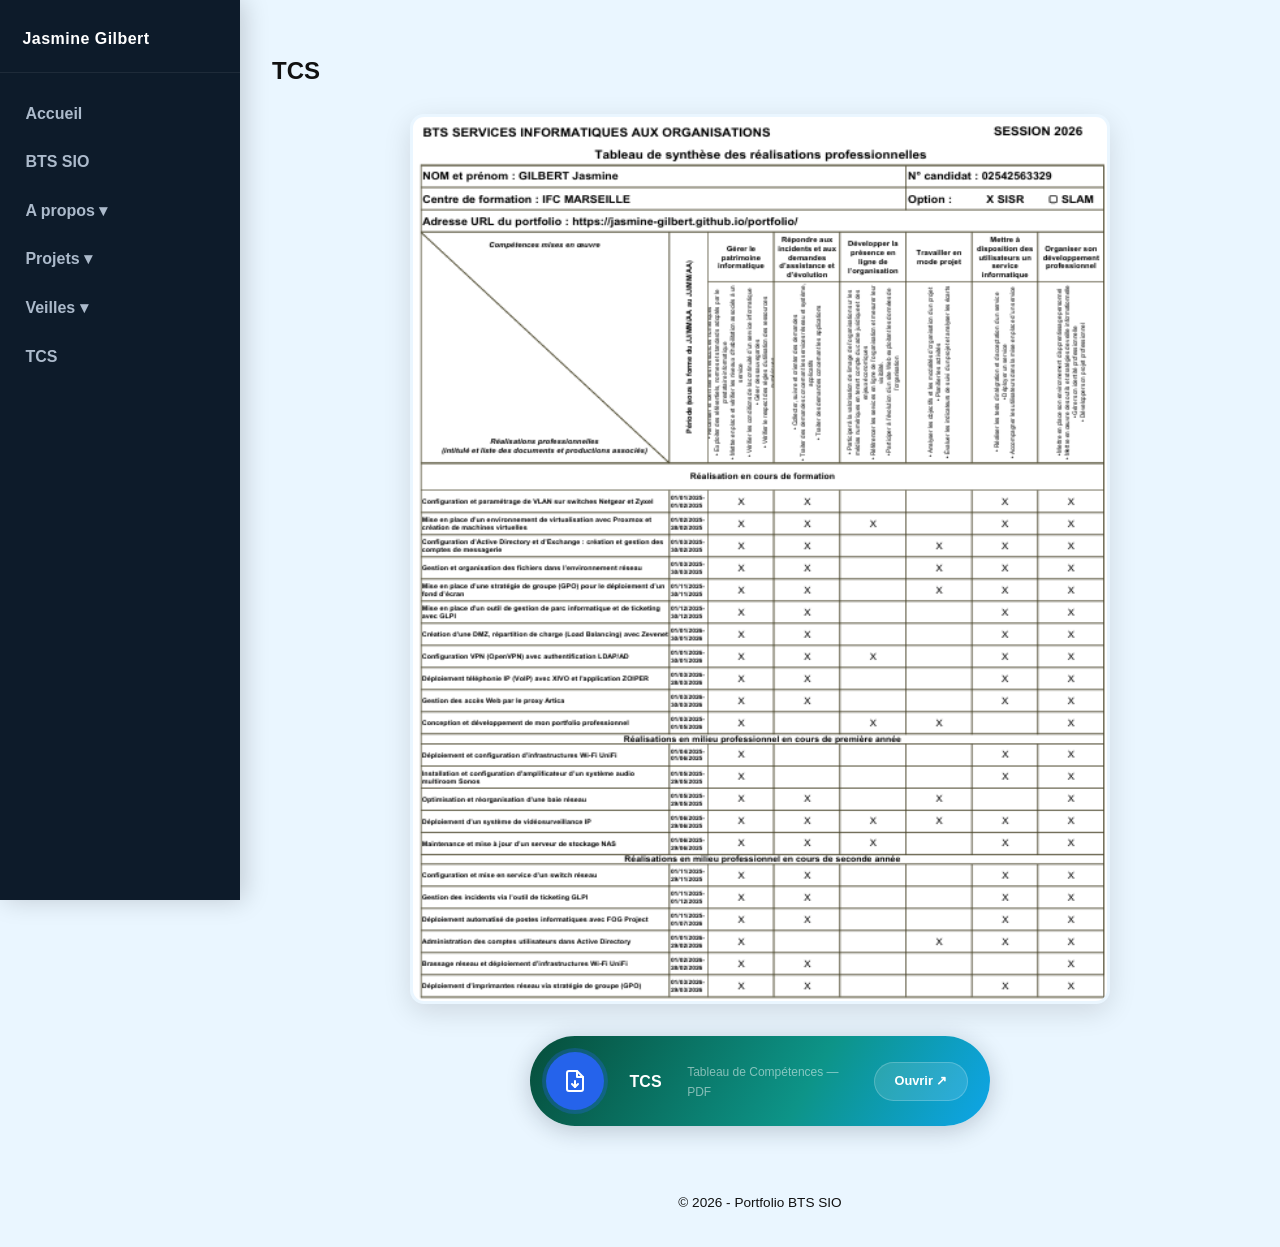
<file: tcs.html>
<!doctype html>
<html lang="fr">
<head>
  <meta charset="utf-8">
  <meta name="viewport" content="width=device-width, initial-scale=1">
  <title>TCS - Portfolio</title>
  <link rel="stylesheet" href="css/style.css">
  <style>
    .bento-grid {
      gap: 0.5rem !important;
      margin-top: 1.1rem !important;
    }
    .bento-tile {
      background: linear-gradient(135deg, #f6f7fa 0%, #e3e6eb 100%) !important;
      border-radius: 18px !important;
      box-shadow: 0 2px 16px rgba(30,41,59,0.07) !important;
      margin-bottom: 2.2rem !important;
      padding: 1.2rem 1.2rem 1rem 1.2rem !important;
      display: flex;
      flex-direction: column;
      gap: 1.2rem;
      border: 1.5px solid #e0e7ef !important;
      transition: box-shadow 0.2s, border-color 0.2s;
    }
    .bento-tile__label {
      font-size: 1.18rem !important;
      margin-bottom: 0.7rem !important;
      color: #444 !important;
      font-weight: 700;
      letter-spacing: 0.02em;
      text-transform: uppercase !important;
    }
    .bento-tile__sub {
      color: #222 !important;
      font-size: 1.05rem !important;
      line-height: 1.7 !important;
    }
    @media (max-width: 800px) {
      .bento-tile {
        padding: 1.2rem 0.7rem 1.2rem 0.7rem !important;
      }
      .bento-grid {
        gap: 1.2rem !important;
      }
    }
  </style>
  <script defer src="js/main.js"></script>
</head>
<body style="background: #eaf6ff;">
  <header>
    <nav class="navbar">
      <div class="brand">Jasmine Gilbert</div>
      <button class="nav-toggle" aria-label="Ouvrir le menu">&#9776;</button>
      <ul class="nav-links">
        <li><a href="index.html#accueil">Accueil</a></li>
        <li><a href="bts-sio.html">BTS SIO</a></li>
        <li class="dropdown">
          <a class="dropbtn" href="index.html#apropos">A propos &#9662;</a>
          <ul class="dropdown-menu">
            <li><a href="mon-cv.html">Mon CV</a></li>
            <li><a href="mon-stage.html">Mon stage</a></li>
            <li><a href="mon-entreprise.html">Mon entreprise</a></li>
          </ul>
        </li>
        <li class="dropdown">
          <a class="dropbtn" href="#">Projets &#9662;</a>
          <ul class="dropdown-menu">
            <li><a href="e5.html">Dossier Professionnel E5</a></li>
            <li><a href="procedures.html">Mes Proc&eacute;dures</a></li>
            <li><a href="e6.html">Dossier Scolaire E6</a></li>
          </ul>
        </li>
        <li class="dropdown">
          <a class="dropbtn" href="veilles.html">Veilles &#9662;</a>
          <ul class="dropdown-menu">
            <li><a href="veille-tech.html">Veilles technologiques</a></li>
            <li><a href="veille-jur.html">Veilles juridiques</a></li>
          </ul>
        </li>
        <li><a href="tcs.html">TCS</a></li>
      </ul>
    </nav>
  </header>
  <canvas id="bg-canvas"></canvas>
  <main>
    <section class="section">
      <h2 class="section-title">TCS</h2>

      <div class="tcs-photo-wrapper">
        <img src="images/tcs bon.png" alt="TCS" class="tcs-photo">
      </div>

      <div class="tcs-grid">
        <a href="images/tcs GG.pdf" target="_blank" class="tcs-dl-card" style="text-decoration:none;">
          <div class="tcs-dl-icon">
            <svg xmlns="http://www.w3.org/2000/svg" width="24" height="24" viewBox="0 0 24 24" fill="none" stroke="currentColor" stroke-width="2" stroke-linecap="round" stroke-linejoin="round"><path d="M14 2H6a2 2 0 0 0-2 2v16a2 2 0 0 0 2 2h12a2 2 0 0 0 2-2V8z"/><polyline points="14 2 14 8 20 8"/><line x1="12" y1="18" x2="12" y2="12"/><polyline points="9 15 12 18 15 15"/></svg>
          </div>
          <span class="tcs-dl-title">TCS</span>
          <span class="tcs-dl-sub">Tableau de Comp&eacute;tences &mdash; PDF</span>
          <span class="tcs-dl-btn">Ouvrir &#8599;</span>
        </a>
      </div>

    </section>
  </main>

  <!-- PDF MODAL -->
  <div id="pdf-modal" class="pdf-modal" onclick="closePdf(event)">
    <div class="pdf-modal-inner">
      <button class="pdf-close" onclick="closePdfBtn()" aria-label="Fermer">&times;</button>
      <iframe id="pdf-frame" src="" class="pdf-frame" allowfullscreen></iframe>
    </div>
  </div>

  <script>
  function openPdf(src) {
    document.getElementById('pdf-frame').src = src;
    document.getElementById('pdf-modal').classList.add('active');
    document.body.style.overflow = 'hidden';
  }
  function closePdfBtn() {
    document.getElementById('pdf-modal').classList.remove('active');
    document.getElementById('pdf-frame').src = '';
    document.body.style.overflow = '';
  }
  function closePdf(e) {
    if (e.target === document.getElementById('pdf-modal')) closePdfBtn();
  }
  document.addEventListener('keydown', function(e) {
    if (e.key === 'Escape') closePdfBtn();
  });
  </script>
  <footer class="site-footer"><p>&copy; 2026 - Portfolio BTS SIO</p></footer>
</body>
</html>
</file>
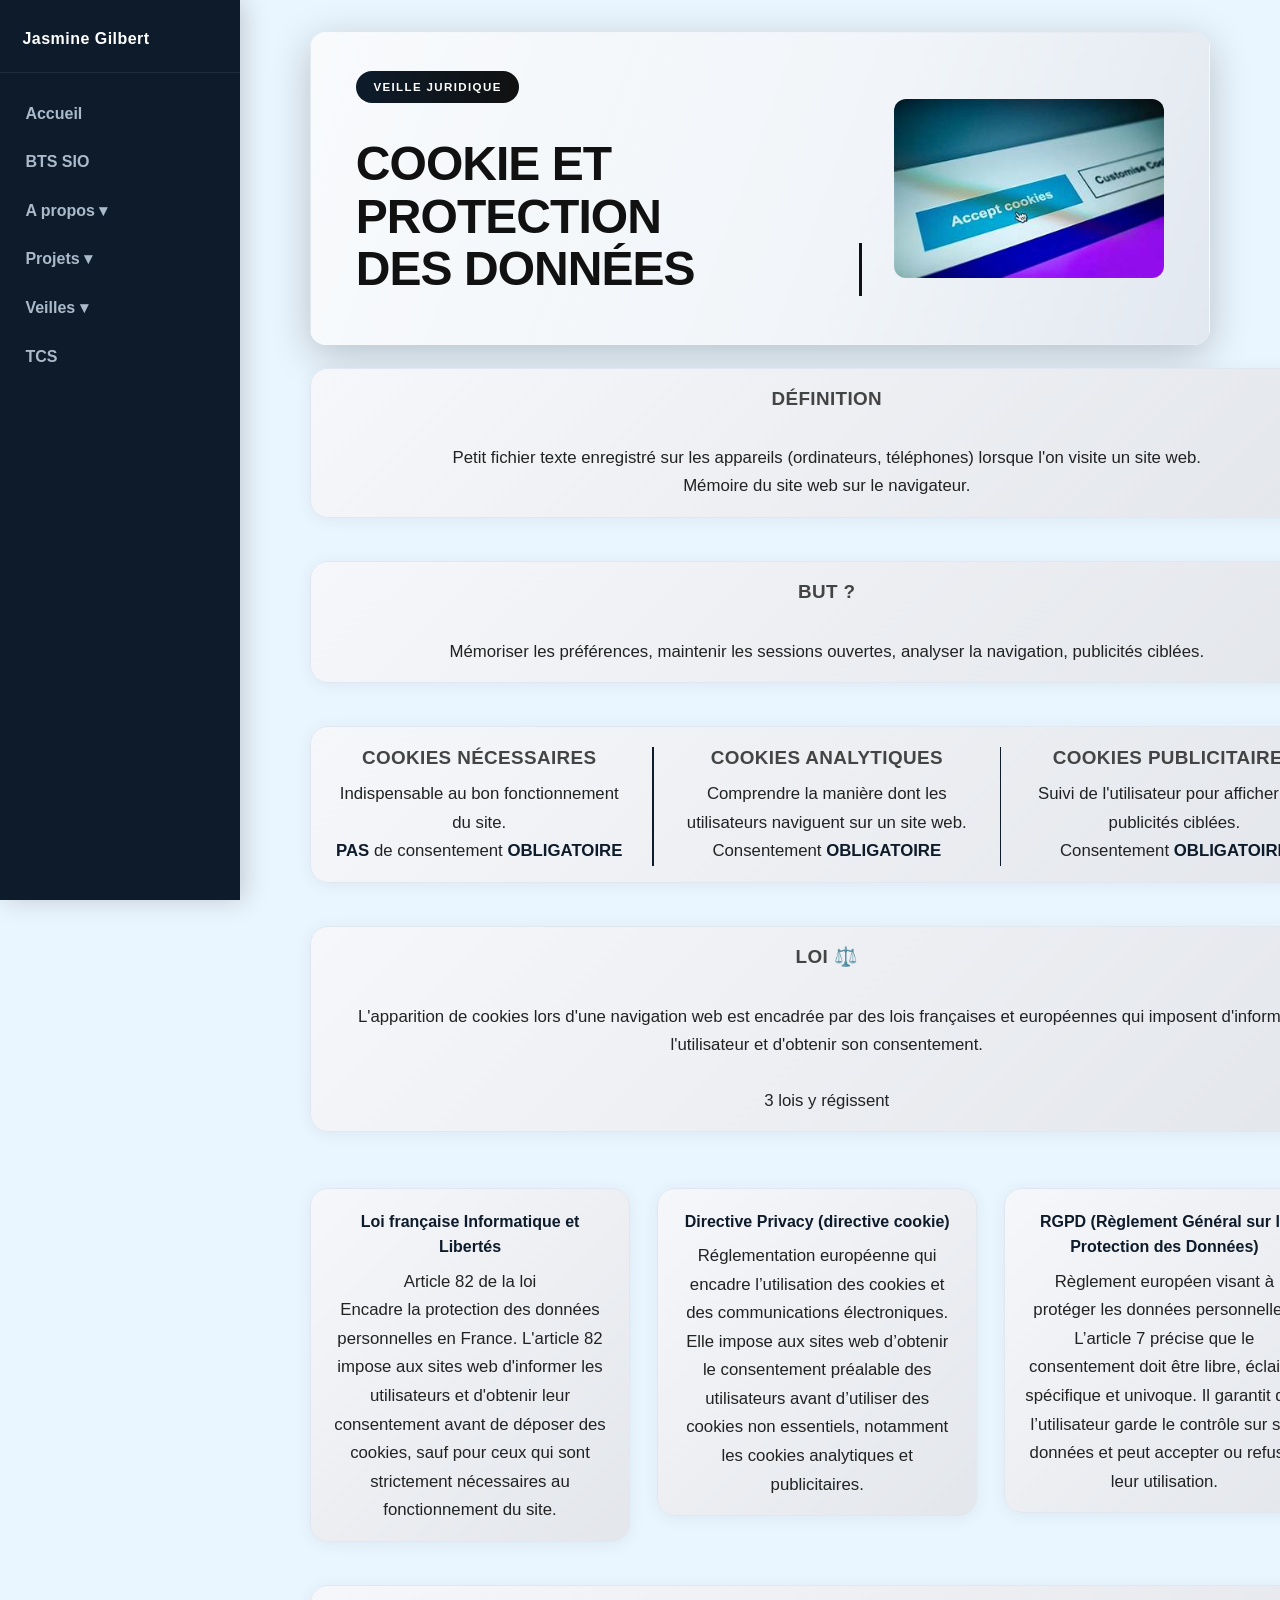
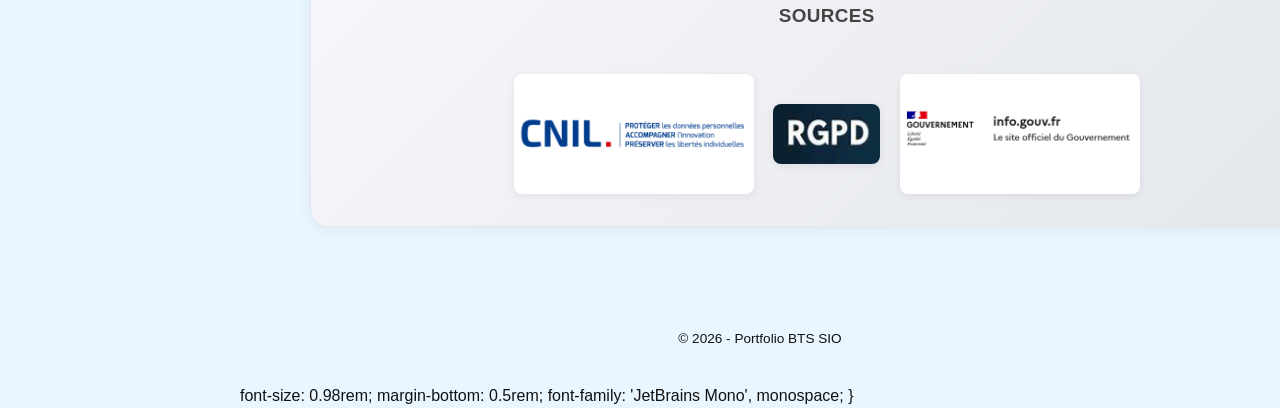
<file: veille-jur.html>
﻿<!doctype html>
<html lang="fr">
<head>
  <meta charset="utf-8">
  <meta name="viewport" content="width=device-width, initial-scale=1">
  <title>Veille Juridique - Portfolio</title>
  <link rel="stylesheet" href="css/style.css">
  <style>
    .bento-grid {
      gap: 0.5rem !important;
      margin-top: 1.1rem !important;
    }
    .bento-tile {
      background: linear-gradient(135deg, #f6f7fa 0%, #e3e6eb 100%) !important;
      border-radius: 18px !important;
      box-shadow: 0 2px 16px rgba(30,41,59,0.07) !important;
      margin-bottom: 2.2rem !important;
      padding: 1.2rem 1.2rem 1rem 1.2rem !important;
      display: flex;
      flex-direction: column;
      gap: 1.2rem;
      border: 1.5px solid #e0e7ef !important;
      transition: box-shadow 0.2s, border-color 0.2s;
    }
    .bento-tile__label {
      font-size: 1.18rem !important;
      margin-bottom: 0.7rem !important;
      color: #444 !important;
      font-weight: 700;
      letter-spacing: 0.02em;
      text-transform: uppercase !important;
    }
    .bento-tile__sub {
      color: #222 !important;
      font-size: 1.05rem !important;
      line-height: 1.7 !important;
    }
    @media (max-width: 800px) {
      .bento-tile {
        padding: 1.2rem 0.7rem 1.2rem 0.7rem !important;
      }
      .bento-grid {
        gap: 1.2rem !important;
      }
    }
  </style>
  <script defer src="js/main.js"></script>
</head>
<body style="background: #eaf6ff;">
  <header>
    <nav class="navbar">
      <div class="brand">Jasmine Gilbert</div>
      <button class="nav-toggle" aria-label="Ouvrir le menu">&#9776;</button>
      <ul class="nav-links">
        <li><a href="index.html#accueil">Accueil</a></li>
        <li><a href="bts-sio.html">BTS SIO</a></li>
        <li class="dropdown">
          <a class="dropbtn" href="index.html#apropos">A propos &#9662;</a>
          <ul class="dropdown-menu">
            <li><a href="mon-cv.html">Mon CV</a></li>
            <li><a href="mon-stage.html">Mon stage</a></li>
            <li><a href="mon-entreprise.html">Mon entreprise</a></li>
          </ul>
        </li>
        <li class="dropdown">
          <a class="dropbtn" href="#">Projets &#9662;</a>
          <ul class="dropdown-menu">
            <li><a href="e5.html">Dossier Professionnel E5</a></li>
            <li><a href="procedures.html">Mes Proc&eacute;dures</a></li>
            <li><a href="e6.html">Dossier Scolaire E6</a></li>
          </ul>
        </li>
        <li class="dropdown">
          <a class="dropbtn" href="veilles.html">Veilles &#9662;</a>
          <ul class="dropdown-menu">
            <li><a href="veille-tech.html">Veilles technologiques</a></li>
            <li><a href="veille-jur.html">Veilles juridiques</a></li>
          </ul>
        </li>
        <li><a href="tcs.html">TCS</a></li>
      </ul>
    </nav>
  </header>

  <canvas id="bg-canvas"></canvas>
  <main>
    <section class="section home-v3">
      <div class="bento-banner">
        <div class="bento-banner__left">
          <span class="hero-badge">Veille Juridique</span>
          <h1 class="bento-title">COOKIE ET PROTECTION<br><span>DES DONN&#201;ES</span></h1>
        </div>
        <div class="bento-banner__right" style="max-width:270px;align-self:center;">
          <img src="images/cookie.jpg" alt="Cookie" style="width:270px;max-width:100%;height:auto;border-radius:12px;">
        </div>
      </div>

      <div class="bento-grid" style="grid-auto-rows:auto;">
        <div class="bento-tile" style="grid-column:1/-1;">
          <span class="bento-tile__label" style="margin-bottom:0.5rem;">D&#233;finition</span>
          <span class="bento-tile__sub" style="font-size:1rem;">Petit fichier texte enregistr&#233; sur les appareils (ordinateurs, t&#233;l&#233;phones) lorsque l&#x27;on visite un site web.<br>M&#233;moire du site web sur le navigateur.</span>
        </div>
        <div class="bento-tile" style="grid-column:1/-1;">
          <span class="bento-tile__label" style="margin-bottom:0.5rem;">But ?</span>
          <span class="bento-tile__sub" style="font-size:1rem;">M&#233;moriser les pr&#233;f&#233;rences, maintenir les sessions ouvertes, analyser la navigation, publicit&#233;s cibl&#233;es.</span>
        </div>
        <div class="bento-tile" style="grid-column:1/-1;justify-content:flex-start;">
          <div style="display:flex;gap:0;align-items:flex-start;">
            <div style="flex:1;padding-right:1.5rem;">
              <span class="bento-tile__label" style="margin-bottom:0.8rem;display:block;">Cookies n&#233;cessaires</span>
              <p class="bento-tile__sub" style="font-size:0.9rem;margin:0;line-height:1.8;">Indispensable au bon fonctionnement du site.<br><span style="font-weight:800;color:#0d1b2a;">PAS</span> de consentement <span style="font-weight:800;color:#0d1b2a;">OBLIGATOIRE</span></p>
            </div>
            <div style="width:1.5px;background:#0d1b2a;align-self:stretch;flex-shrink:0;"></div>
            <div style="flex:1;padding:0 1.5rem;">
              <span class="bento-tile__label" style="margin-bottom:0.8rem;display:block;">Cookies analytiques</span>
              <p class="bento-tile__sub" style="font-size:0.9rem;margin:0;line-height:1.8;">Comprendre la mani&#232;re dont les utilisateurs naviguent sur un site web.<br>Consentement <span style="font-weight:800;color:#0d1b2a;">OBLIGATOIRE</span></p>
            </div>
            <div style="width:1.5px;background:#0d1b2a;align-self:stretch;flex-shrink:0;"></div>
            <div style="flex:1;padding-left:1.5rem;">
              <span class="bento-tile__label" style="margin-bottom:0.8rem;display:block;">Cookies publicitaires</span>
              <p class="bento-tile__sub" style="font-size:0.9rem;margin:0;line-height:1.8;">Suivi de l&#x27;utilisateur pour afficher des publicit&#233;s cibl&#233;es.<br>Consentement <span style="font-weight:800;color:#0d1b2a;">OBLIGATOIRE</span></p>
            </div>
          </div>
        </div>
        <div class="bento-tile" style="grid-column:1/-1;">
          <span class="bento-tile__label" style="margin-bottom:0.5rem;">Loi ⚖️</span>
          <span class="bento-tile__sub" style="font-size:1rem;">L&#x27;apparition de cookies lors d&#x27;une navigation web est encadr&#233;e par des lois fran&#231;aises et europ&#233;ennes qui imposent d&#x27;informer l&#x27;utilisateur et d&#x27;obtenir son consentement.</span>
          <span class="bento-tile__sub" style="font-size:1rem;margin-top:0.5rem;display:block;">3 lois y r&#233;gissent</span>
        </div>
        <a href="https://www.cnil.fr/fr/cookies-et-autres-traceurs/que-dit-la-loi" target="_blank">
          <div class="bento-tile" style="width:320px;max-width:100%;margin:0.8rem 1.2rem 0.8rem 0;display:inline-block;vertical-align:top;text-align:center;cursor:pointer;transition:box-shadow 0.2s;box-sizing:border-box;">
            <div style="font-weight:800;color:#0d1b2a;margin-bottom:0.5rem;text-align:center;">Loi française Informatique et Libertés</div>
            <div class="bento-tile__sub" style="font-size:0.97rem;line-height:1.7;text-align:center;color:#222;">Article 82 de la loi<br>Encadre la protection des données personnelles en France. L'article 82 impose aux sites web d'informer les utilisateurs et d'obtenir leur consentement avant de déposer des cookies, sauf pour ceux qui sont strictement nécessaires au fonctionnement du site.</div>
          </div>
        </a>
        <a href="https://www.cnil.fr/fr/cookies-et-autres-traceurs/regles/cookies/lignes-directrices-modificatives-et-recommandation" target="_blank">
          <div class="bento-tile" style="width:320px;max-width:100%;margin:0.8rem 1.2rem 0.8rem 0;display:inline-block;vertical-align:top;text-align:center;cursor:pointer;transition:box-shadow 0.2s;box-sizing:border-box;">
            <div style="font-weight:800;color:#0d1b2a;margin-bottom:0.5rem;text-align:center;">Directive Privacy (directive cookie)</div>
            <div class="bento-tile__sub" style="font-size:0.97rem;line-height:1.7;text-align:center;color:#222;">Réglementation européenne qui encadre l’utilisation des cookies et des communications électroniques. Elle impose aux sites web d’obtenir le consentement préalable des utilisateurs avant d’utiliser des cookies non essentiels, notamment les cookies analytiques et publicitaires.</div>
          </div>
        </a>
        <a href="https://www.cnil.fr/fr/reglement-europeen-protection-donnees" target="_blank">
          <div class="bento-tile" style="width:320px;max-width:100%;margin:0.8rem 1.2rem 0.8rem 0;display:inline-block;vertical-align:top;text-align:center;cursor:pointer;transition:box-shadow 0.2s;box-sizing:border-box;">
            <div style="font-weight:800;color:#0d1b2a;margin-bottom:0.5rem;text-align:center;">RGPD (Règlement Général sur la Protection des Données)</div>
            <div class="bento-tile__sub" style="font-size:0.97rem;line-height:1.7;text-align:center;color:#222;">Règlement européen visant à protéger les données personnelles. L’article 7 précise que le consentement doit être libre, éclairé, spécifique et univoque. Il garantit que l’utilisateur garde le contrôle sur ses données et peut accepter ou refuser leur utilisation.</div>
          </div>
        </a>
        <div class="bento-tile" style="grid-column:1/-1; text-align:center;">
          <span class="bento-tile__label">Sources</span>
          <div style="display:flex;flex-wrap:wrap;gap:1.2rem;justify-content:center;align-items:center;padding:1rem 0;">
            <img src="images/cnil.png" alt="cnil" style="height:120px;max-width:240px;background:#fff;border-radius:8px;box-shadow:0 2px 8px rgba(0,0,0,0.07);object-fit:contain;">
            <img src="images/rgpd.png" alt="rgpd" style="height:60px;max-width:120px;background:#fff;border-radius:8px;box-shadow:0 2px 8px rgba(0,0,0,0.07);object-fit:contain;">
            <img src="images/juri.png" alt="juri" style="height:120px;max-width:240px;background:#fff;border-radius:8px;box-shadow:0 2px 8px rgba(0,0,0,0.07);object-fit:contain;">
          </div>
        </div>
      </div>
    </section>
  </main>
  <footer class="site-footer">
    <p>&copy; 2026 - Portfolio BTS SIO</p>
  </footer>
</body>
</html>
</html>
      font-size: 0.98rem;
      margin-bottom: 0.5rem;
      font-family: 'JetBrains Mono', monospace;
    }
</style>
</body>
</html>
</file>
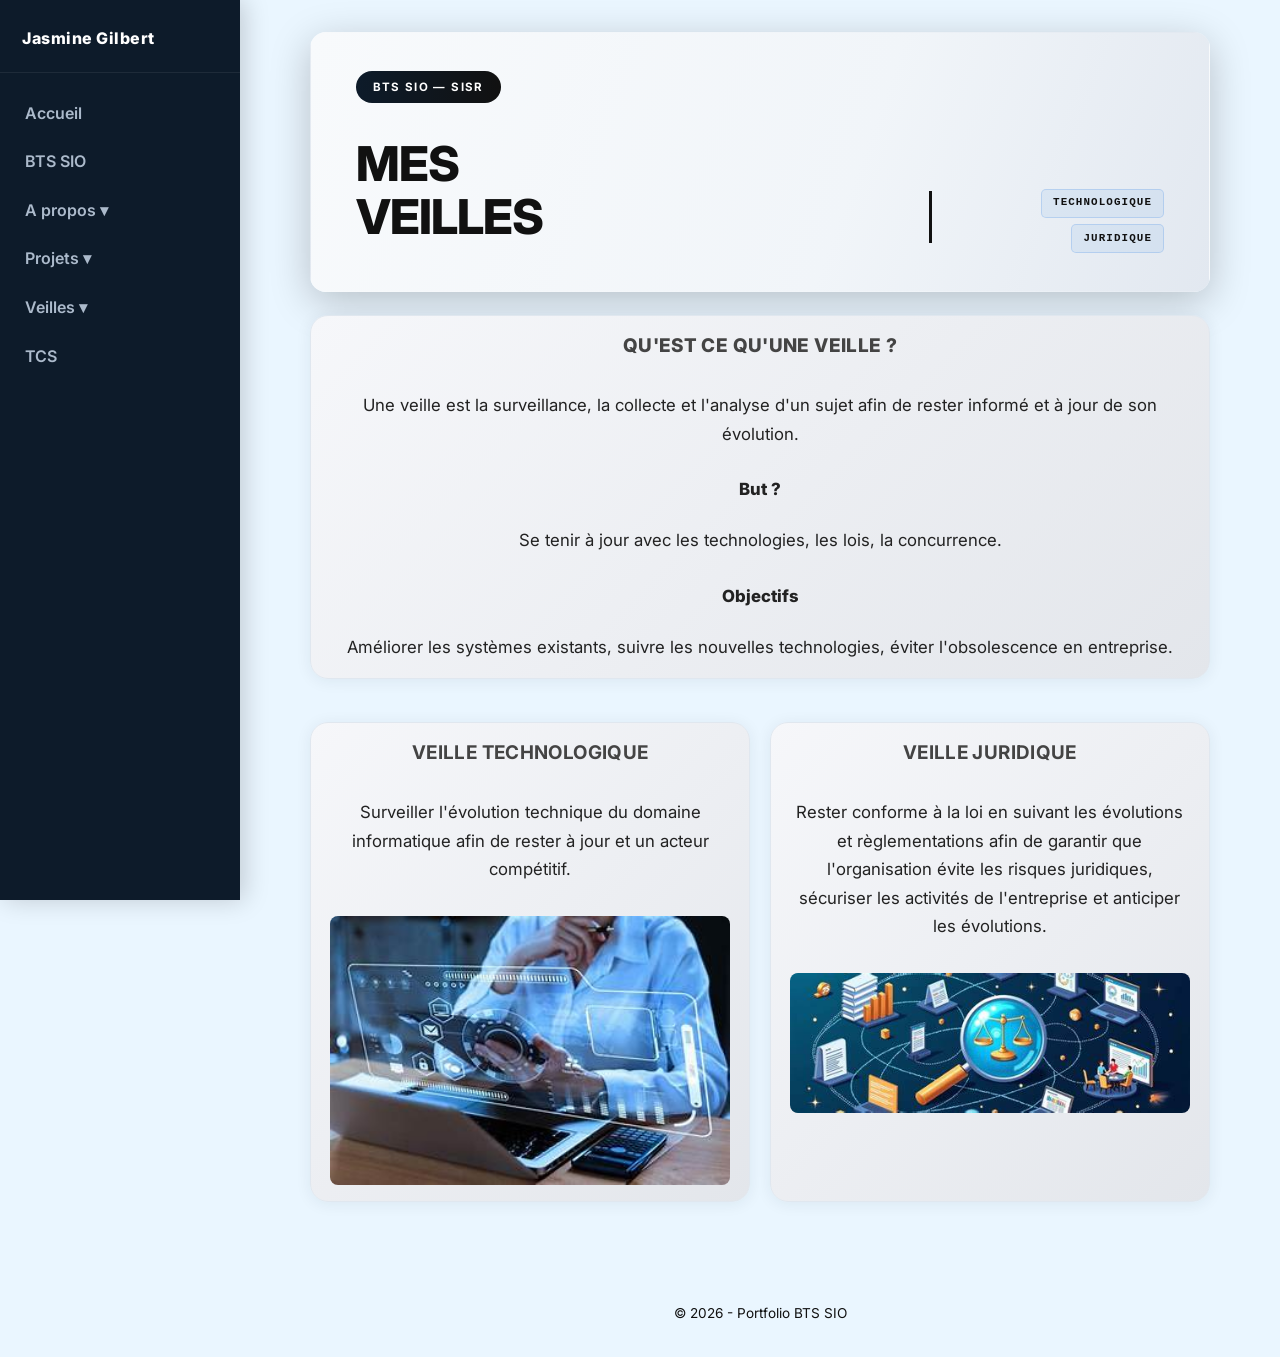
<file: veilles.html>
<!doctype html>
<html lang="fr">
<head>
  <meta charset="utf-8">
  <meta name="viewport" content="width=device-width, initial-scale=1">
  <title>Veilles - Portfolio</title>
  <link rel="preconnect" href="https://fonts.googleapis.com">
  <link rel="preconnect" href="https://fonts.gstatic.com" crossorigin>
  <link href="https://fonts.googleapis.com/css2?family=Inter:wght@400;600;700;800&family=Space+Grotesk:wght@400;600;700;800&display=swap" rel="stylesheet">
  <link rel="stylesheet" href="css/style.css">
  <style>
    .bento-grid {
      gap: 0.5rem !important;
      margin-top: 1.1rem !important;
    }
    .bento-tile {
      background: linear-gradient(135deg, #f6f7fa 0%, #e3e6eb 100%) !important;
      border-radius: 18px !important;
      box-shadow: 0 2px 16px rgba(30,41,59,0.07) !important;
      margin-bottom: 2.2rem !important;
      padding: 1.2rem 1.2rem 1rem 1.2rem !important;
      display: flex;
      flex-direction: column;
      gap: 1.2rem;
      border: 1.5px solid #e0e7ef !important;
      transition: box-shadow 0.2s, border-color 0.2s;
    }
    .bento-tile__label {
      font-size: 1.18rem !important;
      margin-bottom: 0.7rem !important;
      color: #444 !important;
      font-weight: 700;
      letter-spacing: 0.02em;
      text-transform: uppercase !important;
    }
    .bento-tile__sub {
      color: #222 !important;
      font-size: 1.05rem !important;
      line-height: 1.7 !important;
    }
    @media (max-width: 800px) {
      .bento-tile {
        padding: 1.2rem 0.7rem 1.2rem 0.7rem !important;
      }
      .bento-grid {
        gap: 1.2rem !important;
      }
    }
  </style>
  <script defer src="js/main.js"></script>
</head>
<body style="background: #eaf6ff;">
  <header>
    <nav class="navbar">
      <div class="brand">Jasmine Gilbert</div>
      <button class="nav-toggle" aria-label="Ouvrir le menu">&#9776;</button>
      <ul class="nav-links">
        <li><a href="index.html#accueil">Accueil</a></li>
        <li><a href="bts-sio.html">BTS SIO</a></li>
        <li class="dropdown">
          <a class="dropbtn" href="index.html#apropos">A propos &#9662;</a>
          <ul class="dropdown-menu">
            <li><a href="mon-cv.html">Mon CV</a></li>
            <li><a href="mon-entreprise.html">Mon entreprise</a></li>
            <li><a href="mon-stage.html">Mon stage</a></li>
          </ul>
        </li>
        <li class="dropdown">
          <a class="dropbtn" href="#">Projets &#9662;</a>
          <ul class="dropdown-menu">
            <li><a href="e5.html">Dossier Professionnel E5</a></li>
            <li><a href="procedures.html">Mes Proc&eacute;dures</a></li>
            <li><a href="e6.html">Dossier Scolaire E6</a></li>
          </ul>
        </li>
        <li class="dropdown">
          <a class="dropbtn" href="veilles.html">Veilles &#9662;</a>
          <ul class="dropdown-menu">
            <li><a href="veille-tech.html">Veilles technologiques</a></li>
            <li><a href="veille-jur.html">Veilles juridiques</a></li>
          </ul>
        </li>
        <li><a href="tcs.html">TCS</a></li>
      </ul>
    </nav>
  </header>
  <canvas id="bg-canvas"></canvas>
  <main>
    <section class="section home-v3">

      <div class="bento-banner">
        <div class="bento-banner__left">
          <span class="hero-badge">BTS SIO &mdash; SISR</span>
          <h1 class="bento-title">MES<br><span>VEILLES</span></h1>
        </div>
        <div class="bento-banner__right">
          <span class="bento-banner__tag">Technologique</span>
          <span class="bento-banner__tag">Juridique</span>
        </div>
      </div>

      <div class="bento-grid" style="grid-auto-rows:auto;">

        <div class="bento-tile" style="grid-column:1/-1;">
          <span class="bento-tile__label" style="color:#0d1b2a;font-weight:800;">Qu'est ce qu'une veille ?</span>
          <span class="bento-tile__sub" style="font-size:1.05rem;">Une veille est la surveillance, la collecte et l'analyse d'un sujet afin de rester informé et à jour de son évolution.</span>
          <span class="bento-tile__sub" style="font-weight:800;color:#0d1b2a;font-size:1.05rem;margin-top:0.5rem;">But ?</span>
          <span class="bento-tile__sub" style="font-size:1.05rem;">Se tenir à jour avec les technologies, les lois, la concurrence.</span>
          <span class="bento-tile__sub" style="font-size:1.05rem;font-weight:800;color:#0d1b2a;margin-top:0.5rem;">Objectifs</span>
          <span class="bento-tile__sub" style="font-size:1.05rem;">Améliorer les systèmes existants, suivre les nouvelles technologies, éviter l'obsolescence en entreprise.</span>
        </div>

        <div style="grid-column:1/-1;display:grid;grid-template-columns:1fr 1fr;gap:1.2rem;">
          <a href="veille-tech.html" class="bento-tile" style="text-decoration:none;">
            <span class="bento-tile__label">Veille technologique</span>
            <span class="bento-tile__sub" style="font-size:1.05rem;">Surveiller l'évolution technique du domaine informatique afin de rester à jour et un acteur compétitif.</span>
            <img src="images/photo v techno.jpg" alt="Veille technologique" style="width:100%;height:auto;border-radius:8px;margin-top:0.8rem;">
          </a>
          <a href="veille-jur.html" class="bento-tile" style="text-decoration:none;justify-content:flex-start;">
            <span class="bento-tile__label">Veille Juridique</span>
            <span class="bento-tile__sub" style="font-size:1.05rem;">Rester conforme à la loi en suivant les évolutions et règlementations afin de garantir que l'organisation évite les risques juridiques, sécuriser les activités de l'entreprise et anticiper les évolutions.</span>
            <img src="images/veille juri.jpg" alt="Veille juridique" style="width:100%;height:auto;border-radius:8px;margin-top:0.8rem;">
          </a>
        </div>

      </div>

    </section>
  </main>
  <footer class="site-footer"><p>&copy; 2026 - Portfolio BTS SIO</p></footer>
</body>
</html>
</file>
<file: css/style.css>
/* -- CSS VARIABLES -- */
:root {
  --sidebar-w: 240px;
  --sidebar-bg: #0d1b2a;
  --sidebar-border: rgba(255,255,255,0.07);
  --bg: #c8ecd4;
  --card: rgba(255,255,255,0.72);
  --blue: #111111;
  --blue-dk: #0d1b2a;
  --text: #111111;
  --muted: #111111;
  --border: transparent;
  --shadow: 0 2px 12px rgba(0,0,0,0.07);
  --shadow-h: 0 8px 28px rgba(0,0,0,0.12);
  --r: 16px;
}

/* -- RESET -- */
*, *::before, *::after { box-sizing: border-box; }

/* -- BODY -- */
body {
  font-family: 'Inter', 'Segoe UI', sans-serif;
  margin: 0;
  padding-left: var(--sidebar-w);
  background: var(--bg);
  min-height: 100vh;
  color: var(--text);
  line-height: 1.6;
}

/* -- SIDEBAR / NAVBAR -- */
.navbar {
  position: fixed;
  inset: 0 auto 0 0;
  width: var(--sidebar-w);
  background: var(--sidebar-bg);
  display: flex;
  flex-direction: column;
  z-index: 500;
  overflow-y: auto;
  overflow-x: hidden;
  box-shadow: 4px 0 24px rgba(0,0,0,0.18);
}

.brand {
  padding: 1.6rem 1.4rem 1.3rem;
  font-weight: 800;
  font-size: 1rem;
  color: #fff;
  letter-spacing: 0.03em;
  border-bottom: 1px solid var(--sidebar-border);
  flex-shrink: 0;
}

.nav-toggle {
  display: none;
  background: none;
  border: none;
  color: #fff;
  font-size: 1.4rem;
  padding: 0.5rem;
  cursor: pointer;
  align-self: flex-end;
}

.nav-links {
  list-style: none;
  margin: 1rem 0;
  padding: 0;
  display: flex;
  flex-direction: column;
  gap: 0;
}

.nav-links > li { display: block; }

.nav-links a {
  display: flex;
  align-items: center;
  padding: 0.72rem 1.4rem;
  color: rgba(200,214,232,0.85);
  text-decoration: none;
  font-size: 1rem;
  font-family: 'Inter', 'Segoe UI', sans-serif;
  font-weight: 600;
  border-left: 3px solid transparent;
  transition: background 0.15s, color 0.15s, border-color 0.15s;
  white-space: nowrap;
}

.nav-links a:hover {
  background: rgba(255,255,255,0.08);
  color: #fff;
  border-left-color: var(--blue);
}

/* -- DROPDOWN (sidebar accordion) -- */
.dropdown { position: relative; }
.dropdown .dropbtn { cursor: pointer; }

.dropdown-menu {
  position: static;
  background: rgba(0,0,0,0.22);
  border: none;
  box-shadow: none;
  padding: 0.2rem 0;
  display: none;
  border-radius: 0;
  min-width: 0;
}

.dropdown-menu li { list-style: none; }

.dropdown-menu a {
  padding: 0.58rem 1.4rem 0.58rem 2.3rem;
  font-size: 0.83rem;
  color: rgba(180,200,220,0.75);
  border-left: 3px solid transparent;
}

.dropdown-menu a:hover {
  color: #fff;
  background: rgba(255,255,255,0.06);
  border-left-color: var(--blue);
}

.dropdown-section {
  padding: 0.4rem 2.3rem;
  font-size: 0.72rem;
  font-weight: 700;
  color: rgba(180,200,220,0.4);
  text-transform: uppercase;
  letter-spacing: 0.1em;
}

.dropdown:hover .dropdown-menu { display: block; }

/* -- LAYOUT -- */
.section {
  padding: 2rem 2rem;
  max-width: 1100px;
  margin: 0 auto;
}
.section h2 { color: var(--text); }

/* -- FOOTER -- */
.site-footer {
  padding: 1.2rem 2rem;
  text-align: center;
  color: var(--text);
  font-size: 0.85rem;
  border-top: 1px solid var(--border);
}

/* -- HIDE CANVAS -- */
#bg-canvas { display: none; }

/* -- QUICK LINK CARD -- */
.quick-link-card {
  display: flex;
  align-items: center;
  justify-content: center;
  max-width: 700px;
  margin: 1.2rem auto 0;
  background: var(--card);
  border: 3px solid var(--border);
  border-radius: var(--r);
  text-decoration: none;
  padding: 1.2rem 2rem;
  box-shadow: var(--shadow);
  transition: box-shadow 0.2s, transform 0.2s;
}
.quick-link-card:hover {
  transform: translateY(-3px);
  box-shadow: var(--shadow-h);
}
.quick-link-card__title {
  font-size: 1.6rem;
  font-weight: 800;
  color: var(--text);
  letter-spacing: 0.04em;
  text-align: center;
}

/* -- QUICK LINK GRID -- */
.quick-link-grid {
  display: grid;
  grid-template-columns: repeat(3, 1fr);
  gap: 0.9rem;
  max-width: 700px;
  margin: 0.9rem auto 0;
}
.quick-link-card--sm {
  padding: 1rem;
  margin: 0;
}
.quick-link-card--sm .quick-link-card__title {
  font-size: 1rem;
}
@media (max-width: 600px) {
  .quick-link-grid { grid-template-columns: 1fr; }
}

/* -- HOME V3 � BENTO DASHBOARD -- */
.home-v3 { padding: 2rem; }

/* Banner */
.bento-banner {
  max-width: 900px;
  margin: 0 auto 1.4rem;
  background: linear-gradient(110deg, #f8fafc 0%, #f1f5f9 60%, #e2e8f0 100%);
  border: 1.5px solid var(--border);
  border-radius: 16px;
  padding: 2.4rem 2.8rem;
  display: flex;
  align-items: flex-end;
  justify-content: space-between;
  gap: 2rem;
  box-shadow: 0 10px 40px rgba(0,0,0,0.22);
  animation: simpleFadeUp 0.5s ease both;
  flex-wrap: wrap;
}
.bento-banner__left { flex: 1; min-width: 220px; }
.bento-title {
  font-family: 'Inter', sans-serif;
  font-size: clamp(2rem, 5vw, 3rem);
  font-weight: 800;
  color: var(--text);
  line-height: 1.1;
  letter-spacing: -0.02em;
  margin: 0.7rem 0 0.6rem;
}
.bento-title span {
  color: var(--blue);
  display: inline-block;
  overflow: hidden;
  white-space: nowrap;
  vertical-align: bottom;
  width: 0;
  border-right: 3px solid var(--blue);
  animation:
    typing      1.1s steps(15, end) 0.9s forwards,
    caretBlink  0.75s step-end      0.9s infinite;
}
.bento-banner .hero-card-lead,
  .bento-banner__desc {
  color: var(--text);
  font-size: 0.9rem;
  margin: 0;
}
.bento-banner__right {
  display: flex;
  flex-wrap: wrap;
  gap: 0.4rem;
  align-items: flex-end;
  justify-content: flex-end;
  max-width: 200px;
}
.bento-banner__tag {
  font-family: 'JetBrains Mono', 'Courier New', monospace;
  font-size: 0.68rem;
  font-weight: 700;
  letter-spacing: 0.1em;
  text-transform: uppercase;
  padding: 0.3rem 0.7rem;
  border-radius: 5px;
  background: rgba(26,111,224,0.07);
  color: var(--blue);
  border: 1px solid rgba(26,111,224,0.18);
}

/* Bento grid */
.bento-grid {
  max-width: 900px;
  margin: 0 auto;
  display: grid;
  grid-template-columns: repeat(3, 1fr);
  grid-auto-rows: 130px;
  gap: 0.75rem;
  animation: simpleFadeUp 0.5s ease 0.1s both;
}

.bento-tile {
  position: relative;
  display: flex;
  flex-direction: column;
  justify-content: center;
  align-items: center;
  padding: 1.1rem 1.3rem;
  background: var(--card);
  border: 1.5px solid var(--border);
  border-radius: 12px;
  text-decoration: none;
  box-shadow: var(--shadow);
  overflow: hidden;
  transition: transform 0.2s, box-shadow 0.2s, border-color 0.2s;
}
.bento-tile:hover { transform: translateY(-4px); box-shadow: var(--shadow-h); border-color: #cbd5e1; }
.bento-tile:hover .bento-tile__arrow { color: var(--text); transform: translateX(4px); }

.bento-tile__num { display: none; }
.bento-tile__label {
  font-family: 'Inter', sans-serif;
  font-size: 1.15rem;
  font-weight: 700;
  color: var(--text);
  line-height: 1.2;
  position: relative;
  z-index: 1;
  transition: color 0.2s;
  text-align: center;
  width: 100%;
  display: block;
  margin-top: 0;
  margin-bottom: 0;
  align-self: center;
  margin-bottom: 0.7rem;
  padding-top: 0;
}
.bento-tile__sub {
  font-size: 0.75rem;
  color: var(--text);
  margin-top: 0;
  align-self: center;
  position: relative;
  z-index: 1;
  transition: color 0.2s;
  text-align: center;
  width: 100%;
  display: block;
  margin-top: 0.2rem;
  padding-top: 0;
}
.bento-tile__arrow {
  position: absolute;
  bottom: 1rem; right: 1.1rem;
  font-size: 1rem;
  color: var(--text);
  z-index: 1;
  transition: color 0.2s, transform 0.2s;
}

/* Span 2 columns */
.bento-tile--span2 { grid-column: span 2; }

/* Group tile (Projets) */
.bento-tile--group {
  grid-row: span 2;
  flex-direction: column;
  justify-content: flex-start;
  gap: 0.7rem;
  padding: 1.2rem 1.4rem;
  cursor: default;
}
.bento-tile--group:hover { transform: none; box-shadow: var(--shadow); border-color: var(--border); }
.bento-tile--group-sm { grid-row: span 2; }
.bento-tile--group-sm .bento-subtile { padding: 0.38rem 0.75rem; }
.bento-tile--group-sm .bento-subtile__label { font-size: 0.82rem; }

.bento-subtiles {
  display: flex;
  flex-direction: column;
  gap: 0.45rem;
  width: 100%;
}
.bento-subtile {
  display: flex;
  align-items: center;
  justify-content: space-between;
  padding: 0.55rem 0.9rem;
  background: #f8fafc;
  border: 1.5px solid #e2e8f0;
  border-radius: 8px;
  text-decoration: none;
  transition: background 0.15s, border-color 0.15s, transform 0.15s;
}
.bento-subtile:hover {
  background: #f0f4f8;
  border-color: #cbd5e1;
  transform: translateX(3px);
}
.bento-subtile__label {
  font-family: 'Inter', sans-serif;
  font-size: 0.88rem;
  font-weight: 600;
  color: var(--text);
}
.bento-subtile__arrow {
  font-size: 0.85rem;
  color: var(--muted);
  transition: color 0.15s, transform 0.15s;
}
.bento-subtile:hover .bento-subtile__arrow {
  color: var(--text);
  transform: translateX(3px);
}

/* Accent tile (BTS SIO) */
.bento-tile--accent {
  background: var(--card);
  border-color: var(--border);
}
.bento-tile--accent .bento-tile__label { font-size: 1.5rem; color: var(--text); }

/* Dark tile */
.bento-tile--dark {
  background: var(--sidebar-bg);
  border-color: rgba(255,255,255,0.08);
}
.bento-tile--dark .bento-tile__num   { color: #93c5fd; background: rgba(147,197,253,0.1); }
.bento-tile--dark .bento-tile__label { color: #e2e8f0; }
.bento-tile--dark .bento-tile__sub   { color: rgba(200,214,232,0.45); }
.bento-tile--dark .bento-tile__arrow { color: rgba(255,255,255,0.25); }
.bento-tile--dark:hover { border-color: #93c5fd; }
.bento-tile--dark::before { background: linear-gradient(135deg, #1e3a5f 0%, #0d1b2a 100%); }

@media (max-width: 640px) {
  .bento-grid { grid-template-columns: 1fr 1fr; grid-auto-rows: 110px; }
  .bento-tile--span2 { grid-column: span 2; }
  .bento-banner { padding: 1.6rem; }
  .bento-banner__right { display: none; }
}
@media (max-width: 400px) {
  .bento-grid { grid-template-columns: 1fr; }
  .bento-tile--span2 { grid-column: span 1; }
}

/* -- CONTACT CTA -- */
.bento-cta {
  display: flex;
  align-items: center;
  justify-content: space-between;
  max-width: 900px;
  margin: 0.75rem auto 0;
  padding: 1.1rem 1.6rem;
  background: var(--card);
  border: 1.5px solid var(--border);
  border-radius: 12px;
  text-decoration: none;
  box-shadow: var(--shadow);
  transition: transform 0.18s, box-shadow 0.18s, border-color 0.18s;
}
.bento-cta:hover {
  transform: translateY(-3px);
  box-shadow: var(--shadow-h);
  border-color: #cbd5e1;
}
.bento-cta__text {
  font-family: 'Inter', sans-serif;
  font-size: 1rem;
  font-weight: 700;
  color: var(--text);
}
.bento-cta__arrow {
  font-size: 1.1rem;
  color: var(--muted);
  transition: transform 0.18s, color 0.18s;
}
.bento-cta:hover .bento-cta__arrow {
  transform: translateX(4px);
  color: var(--text);
}

/* -- HOME V2 � CLI DARK PANEL -- */
.home-v2 { padding: 2rem; }

.cli-panel {
  max-width: 820px;
  margin: 0 auto;
  background: var(--sidebar-bg);
  border-radius: 14px;
  border: 1px solid rgba(255,255,255,0.07);
  box-shadow: 0 12px 48px rgba(0,0,0,0.28);
  overflow: hidden;
  font-family: 'Courier New', 'Consolas', monospace;
  animation: simpleFadeUp 0.5s ease both;
}

.cli-panel__topbar {
  display: flex;
  align-items: center;
  justify-content: space-between;
  background: #111e2e;
  padding: 0.6rem 1.2rem;
  border-bottom: 1px solid rgba(255,255,255,0.06);
}
.cli-tag {
  font-size: 0.72rem;
  color: rgba(255,255,255,0.25);
  letter-spacing: 0.06em;
}
.cli-status {
  display: flex;
  align-items: center;
  gap: 0.4rem;
  font-size: 0.72rem;
  color: #4ade80;
}
.cli-status-dot {
  width: 7px; height: 7px;
  border-radius: 50%;
  background: #4ade80;
  box-shadow: 0 0 6px #4ade80;
}

.cli-hero-area {
  padding: 2rem 2.4rem 1.6rem;
  border-bottom: 1px solid rgba(255,255,255,0.07);
}
.cli-prompt-line {
  font-size: 0.8rem;
  color: rgba(200,214,232,0.45);
  margin: 0 0 1rem;
}
.cli-ps1 { color: #4ade80; }
.cli-title {
  font-family: 'Segoe UI', Arial, sans-serif;
  font-size: clamp(2rem, 5vw, 3rem);
  font-weight: 800;
  color: #fff;
  line-height: 1.1;
  letter-spacing: -0.02em;
  margin: 0.6rem 0 0.2rem;
}
.cli-title span {
  color: var(--blue);
  display: inline-block;
  overflow: hidden;
  white-space: nowrap;
  vertical-align: bottom;
  width: 0;
  border-right: 3px solid var(--blue);
  animation:
    typing      1.1s steps(15, end) 0.9s forwards,
    caretBlink  0.75s step-end      0.9s infinite;
}
.cli-divider {
  height: 2px;
  background: linear-gradient(90deg, var(--blue) 0%, transparent 80%);
  border-radius: 99px;
  margin: 1rem 0;
  width: 0;
  animation: dividerGrow 0.5s ease 2.2s forwards;
}
.cli-hero-area .hero-card-lead {
  font-family: 'Segoe UI', Arial, sans-serif;
  color: rgba(200,214,232,0.65);
}

/* -- LS LISTING -- */
.cli-ls { padding: 1.4rem 2.4rem 1.8rem; }

.cli-ls-header {
  display: grid;
  grid-template-columns: 110px 36px 1fr 1fr;
  gap: 0 1.2rem;
  padding: 0.3rem 0.8rem 0.5rem;
  font-size: 0.65rem;
  font-weight: 700;
  letter-spacing: 0.12em;
  text-transform: uppercase;
  color: rgba(255,255,255,0.2);
  border-bottom: 1px solid rgba(255,255,255,0.07);
  margin-bottom: 0.3rem;
}

.cli-row {
  display: grid;
  grid-template-columns: 110px 36px 1fr 1fr auto;
  gap: 0 1.2rem;
  align-items: center;
  padding: 0.65rem 0.8rem;
  text-decoration: none;
  border-radius: 6px;
  border-left: 3px solid transparent;
  transition: background 0.15s, border-left-color 0.15s;
  margin: 0.15rem 0;
}
.cli-row:hover {
  background: rgba(255,255,255,0.05);
  border-left-color: var(--blue);
}
.cli-row--accent {
  border-left-color: var(--blue);
  background: rgba(26,111,224,0.07);
}
.cli-row--accent:hover { background: rgba(26,111,224,0.14); }

.cli-col-perms {
  font-size: 0.72rem;
  color: rgba(255,255,255,0.22);
}
.cli-col-idx {
  font-size: 0.8rem;
  color: rgba(255,255,255,0.3);
}
.cli-col-name {
  font-size: 0.95rem;
  font-weight: 700;
  color: #e2e8f0;
}
.cli-name-dir { color: #93c5fd; }
.cli-slash { color: rgba(147,197,253,0.5); }
.cli-col-desc {
  font-size: 0.82rem;
  color: rgba(200,214,232,0.45);
  font-family: 'Segoe UI', Arial, sans-serif;
}
.cli-row__arrow {
  color: rgba(255,255,255,0.2);
  font-size: 0.9rem;
  transition: color 0.15s, transform 0.15s;
}
.cli-row:hover .cli-row__arrow {
  color: var(--blue);
  transform: translateX(4px);
}

.cli-prompt-line--end {
  margin: 1.2rem 0 0;
  color: rgba(200,214,232,0.45);
}

@media (max-width: 640px) {
  .cli-ls-header { display: none; }
  .cli-row {
    grid-template-columns: 36px 1fr auto;
  }
  .cli-col-perms { display: none; }
  .cli-col-desc { display: none; }
}

/* -- HOME SECTION (v1 - kept for reference) -- */
.home-section { padding-top: 2.5rem; }

/* -- TERMINAL HERO -- */
.term-hero {
  max-width: 700px;
  margin: 0 auto 1.6rem;
  background: var(--sidebar-bg);
  border-radius: 14px;
  border: 1px solid rgba(255,255,255,0.08);
  box-shadow: 0 8px 32px rgba(0,0,0,0.22);
  overflow: hidden;
  animation: simpleFadeUp 0.5s ease both;
}
.term-hero__bar {
  background: #1e2d40;
  padding: 0.6rem 1rem;
  display: flex;
  align-items: center;
  gap: 0.4rem;
  border-bottom: 1px solid rgba(255,255,255,0.06);
}
.term-hero__filename {
  margin-left: auto;
  font-family: 'Courier New', monospace;
  font-size: 0.72rem;
  color: rgba(255,255,255,0.3);
}
.term-hero__body { padding: 1.6rem 2rem 2rem; }
.term-hero__prompt-line {
  font-family: 'Courier New', monospace;
  font-size: 0.85rem;
  margin: 0 0 1.2rem;
  color: rgba(226,232,240,0.6);
}
.term-hero__ps1 { color: #4ade80; }
.term-hero__title {
  font-size: clamp(2rem, 5vw, 3rem);
  font-weight: 800;
  color: #fff;
  margin: 0.8rem 0 0.2rem;
  line-height: 1.1;
  letter-spacing: -0.02em;
}
.term-hero__title span {
  color: var(--blue);
  display: inline-block;
  overflow: hidden;
  white-space: nowrap;
  vertical-align: bottom;
  width: 0;
  border-right: 3px solid var(--blue);
  animation:
    typing 1.1s steps(15, end) 0.9s forwards,
    caretBlink 0.75s step-end 0.9s infinite;
}
.term-hero .hero-card-divider { background: linear-gradient(90deg, var(--blue), transparent); }
.term-hero .hero-card-lead { color: rgba(200,214,232,0.75); }

/* -- NAV CARDS (v1 - kept for reference) -- */
.nav-grid { max-width: 700px; margin: 0 auto; display: flex; flex-direction: column; gap: 0.75rem; }
.nav-row-3 { display: grid; grid-template-columns: repeat(3, 1fr); gap: 0.75rem; }
.nav-card {
  display: flex; align-items: center; gap: 1rem;
  background: var(--card); border: 1.5px solid var(--border);
  border-left: 4px solid var(--border); border-radius: 10px;
  padding: 1.1rem 1.4rem; text-decoration: none; box-shadow: var(--shadow);
  transition: border-left-color 0.18s, background 0.18s, transform 0.18s, box-shadow 0.18s;
}
.nav-card:hover { border-left-color: var(--blue); background: #f0f7ff; transform: translateX(4px); box-shadow: var(--shadow-h); }
.nav-card__num { font-family: 'Courier New', monospace; font-size: 0.7rem; font-weight: 700; color: var(--blue); background: rgba(26,111,224,0.08); padding: 0.22rem 0.5rem; border-radius: 4px; flex-shrink: 0; }
.nav-card__label { font-size: 1.1rem; font-weight: 700; color: var(--text); flex: 1; }
.nav-card__arrow { color: var(--muted); font-size: 1.1rem; flex-shrink: 0; transition: color 0.18s, transform 0.18s; }
.nav-card:hover .nav-card__arrow { color: var(--blue); transform: translateX(4px); }
.nav-card--wide .nav-card__label { font-size: 1.3rem; font-weight: 800; }
.nav-card--primary { border-left-color: var(--blue); background: linear-gradient(95deg, #f0f7ff 0%, var(--card) 60%); }
.nav-card--sm { flex-direction: column; align-items: flex-start; gap: 0.5rem; padding: 1rem; }
.nav-card--sm .nav-card__label { font-size: 0.9rem; }
@media (max-width: 600px) { .nav-row-3 { grid-template-columns: 1fr; } }

/* -- HERO LAYOUT (side panels) -- */
.hero-layout {
  margin-top: 1.5rem;
  display: grid;
  grid-template-columns: 170px minmax(360px, 500px) 170px;
  gap: 1rem;
  align-items: center;
  justify-content: center;
}
.hero-side { display: flex; flex-direction: column; gap: 0.9rem; }
.neon-case {
  height: 90px;
  border: 3px solid var(--border);
  border-radius: 10px;
  background: var(--card);
  box-shadow: var(--shadow);
}
.virtual-character {
  display: flex;
  justify-content: center;
  align-items: center;
  padding: 0.5rem;
}
.character-frame {
  width: 100%;
  max-width: 430px;
  border-radius: 18px;
  padding: 0.5rem;
  border: 3px solid var(--border);
  background: var(--card);
  box-shadow: var(--shadow-h);
  overflow: hidden;
}
.character-frame::before,
.character-frame::after { content: none; }
.character-image {
  width: 100%;
  display: block;
  aspect-ratio: 3 / 4;
  object-fit: cover;
  border-radius: 12px;
}

/* -- HERO CARD ANIMATIONS -- */
@keyframes simpleFadeUp {
  from { opacity: 0; transform: translateY(24px); }
  to   { opacity: 1; transform: translateY(0); }
}
@keyframes fadeIn {
  from { opacity: 0; }
  to   { opacity: 1; }
}
@keyframes dividerGrow {
  from { width: 0; }
  to   { width: 48px; }
}
@keyframes typing {
  from { width: 0; }
  to   { width: 100%; }
}
@keyframes caretBlink {
  0%,100% { border-color: var(--blue); }
  50%      { border-color: transparent; }
}

/* -- HERO CARD -- */
.hero-card {
  background: var(--card);
  border: 3px solid var(--border);
  border-radius: 20px;
  max-width: 700px;
  margin: 3rem auto 0;
  padding: 3rem 3.5rem 2.8rem;
  box-shadow: var(--shadow-h);
  animation: simpleFadeUp 0.6s ease both;
  transition: box-shadow 0.25s, transform 0.25s;
}
.hero-card::before, .hero-card::after { content: none; }
.hero-card:hover {
  transform: translateY(-4px);
  box-shadow: 0 16px 44px rgba(0,0,0,0.14);
}
.hero-badge {
  display: inline-block;
  font-size: 0.72rem;
  font-weight: 700;
  letter-spacing: 0.12em;
  text-transform: uppercase;
  color: #fff;
  background: linear-gradient(90deg, var(--blue-dk), var(--blue));
  border-radius: 99px;
  padding: 0.4rem 1.1rem;
  margin-bottom: 1.5rem;
  animation: fadeIn 0.5s ease 0.2s both;
}
.hero-card-title {
  font-size: clamp(2rem, 6vw, 3.2rem);
  font-weight: 800;
  letter-spacing: -0.02em;
  line-height: 1.1;
  color: var(--text);
  margin: 0 0 0.2rem;
  animation: fadeIn 0.5s ease 0.4s both;
}
.hero-card-title span {
  color: var(--muted);
  display: inline-block;
  overflow: hidden;
  white-space: nowrap;
  vertical-align: bottom;
  width: 0;
  border-right: 3px solid var(--muted);
  animation:
    typing      1.1s steps(15, end)  0.9s forwards,
    caretBlink  0.75s step-end       0.9s infinite;
}
.hero-card-divider {
  height: 3px;
  background: linear-gradient(90deg, var(--blue), var(--blue-dk));
  border-radius: 99px;
  margin: 1.2rem 0;
  width: 0;
  animation: dividerGrow 0.5s ease 2.2s forwards;
}
.hero-card-lead {
  font-size: 1rem;
  color: var(--muted);
  line-height: 1.85;
  max-width: 560px;
  margin: 0 0 0.5rem;
  min-height: 1.85rem;
  visibility: hidden;
}
.hero-link {
  font-size: 0.9rem;
  font-weight: 600;
  color: var(--blue);
  text-decoration: none;
  transition: color 0.18s;
}
.hero-link:hover { color: var(--blue-dk); }

/* -- TERMINAL / ABOUT BOX -- */
.about-box { font-family: 'Courier New', monospace; }
.terminal-bar {
  display: flex;
  align-items: center;
  gap: 0.4rem;
  background: #f1f5f9;
  padding: 0.6rem 1rem;
  border-bottom: 1px solid var(--border);
  border-radius: var(--r) var(--r) 0 0;
}
.t-dot { width: 12px; height: 12px; border-radius: 50%; display: inline-block; }
.t-dot--red    { background: #ff5f57; }
.t-dot--yellow { background: #febc2e; }
.t-dot--green  { background: #28c840; }
.t-title { margin-left: 0.5rem; font-size: 0.78rem; color: var(--muted); }
.terminal-body { padding: 1.2rem 1.5rem; }
.terminal-body p { margin: 0 0 0.18rem; font-size: 0.88rem; line-height: 1.7; white-space: pre; }
.t-ln  { display: inline-block; width: 2rem; color: #94a3b8; user-select: none; font-size: 0.78rem; }
.t-kw  { color: #7c3aed; }
.t-var, .t-key, .t-op, .t-punc { color: var(--text); }
.t-str { color: #16a34a; }
.t-num { color: #ea580c; }
.t-cmt { color: #94a3b8; font-style: italic; }
@keyframes blink { 0%,100% { opacity: 1; } 50% { opacity: 0; } }
.t-cursor { display: inline-block; width: 9px; background: var(--blue); animation: blink 1.1s step-end infinite; vertical-align: text-bottom; }
.about-box h1   { font-size: 2.4rem; color: var(--text); margin: 0 0 0.5rem; }
.about-box .lead { font-size: 1.05rem; color: var(--muted); margin: 0; }

/* -- HIGHLIGHT BOX -- */
.highlight-box {
  background: var(--card);
  border: 3px solid var(--border);
  padding: 1.8rem;
  border-radius: var(--r);
  max-width: 900px;
  margin: 0 auto;
  text-align: center;
  box-shadow: var(--shadow);
  transition: transform 0.22s, box-shadow 0.22s;
}
.highlight-box:hover { transform: translateY(-4px); box-shadow: var(--shadow-h); }
.highlight-box h2 { color: var(--text); margin: 0 0 0.5rem; }
.highlight-box p  { margin: 0 0 1.2rem; color: var(--muted); }

/* -- SKILL TAGS -- */
.skill-tags { display: flex; flex-wrap: wrap; justify-content: center; gap: 0.7rem; margin-top: 0.4rem; }
.skill-tag {
  padding: 0.5rem 1.1rem;
  border: 1.5px solid var(--blue);
  border-radius: 8px;
  color: var(--blue);
  font-weight: 600;
  font-size: 0.88rem;
  background: rgba(26,111,224,0.07);
  transition: transform 0.18s, background 0.18s, color 0.18s;
}
.skill-tag:hover { transform: translateY(-2px); background: var(--blue); color: #fff; }

.contact-box__title {
  font-family: 'Inter', sans-serif;
  font-size: 1.2rem;
  font-weight: 800;
  color: var(--text);
  margin: 0 0 1.2rem;
}

/* -- CONTACT BOX -- */
.contact-box {
  max-width: 820px;
  margin: 0 auto;
  background: var(--card);
  padding: 1.6rem;
  border-radius: var(--r);
  border: 3px solid var(--border);
  box-shadow: var(--shadow);
  transition: transform 0.22s, box-shadow 0.22s;
}
.contact-box:hover { transform: translateY(-4px); box-shadow: var(--shadow-h); }
.contact-box h2 { margin: 0 0 1rem; color: var(--text); }
.contact-box .form-row { display: block; margin: 0.6rem 0; color: var(--text); font-weight: 600; }
.contact-box input,
.contact-box textarea {
  width: 100%; padding: 0.6rem 0.75rem; margin-top: 0.35rem;
  border: 1.5px solid var(--border); border-radius: 8px;
  background: var(--bg); color: var(--text);
  font-family: inherit; font-size: 0.9rem;
  transition: border-color 0.15s;
}
.contact-box input:focus,
.contact-box textarea:focus { outline: none; border-color: var(--blue); }
.contact-box textarea { resize: vertical; }
.form-actions { text-align: right; margin-top: 0.8rem; }
.btn { background: var(--blue); color: #fff; padding: 0.6rem 1.4rem; border: 0; border-radius: 8px; cursor: pointer; font-weight: 700; font-size: 0.9rem; transition: background 0.18s; }
.btn:hover { background: var(--blue-dk); }
.hidden { display: none; }

/* -- CV BOX -- */
.cv-box {
  display: flex; align-items: center; gap: 2.5rem;
  background: var(--card); border: 3px solid var(--border);
  border-radius: var(--r); padding: 2.5rem; max-width: 620px;
  margin: 0 auto; box-shadow: var(--shadow);
  transition: transform 0.22s, box-shadow 0.22s;
}
.cv-box:hover { transform: translateY(-4px); box-shadow: var(--shadow-h); }
.cv-photo { flex-shrink: 0; }
.cv-img { width: 140px; height: 140px; object-fit: cover; border-radius: 50%; border: 3px solid var(--blue); box-shadow: 0 4px 16px rgba(26,111,224,0.2); }
.cv-info h2 { margin: 0 0 0.4rem; font-size: 1.6rem; color: var(--text); }
.cv-role    { margin: 0 0 0.3rem; font-size: 1rem; color: var(--blue); font-weight: 600; }
.cv-school  { margin: 0; font-size: 0.88rem; color: var(--muted); }

/* -- SKILLS BOX -- */
.skills-box {
  background: var(--card); border: 3px solid var(--border); padding: 1.6rem;
  border-radius: var(--r); max-width: 820px; margin: 0 auto; text-align: center;
  box-shadow: var(--shadow); transition: transform 0.22s, box-shadow 0.22s;
}
.skills-box:hover { transform: translateY(-4px); box-shadow: var(--shadow-h); }
.skills-box h2, .skills-box h3 { color: var(--text); }
.skills-box p { color: var(--muted); }
.inner-box { display: inline-block; padding: 0.8rem 1.2rem; background: rgba(26,111,224,0.07); border-radius: 8px; border: 1px solid rgba(26,111,224,0.2); font-weight: 600; color: var(--text); }

/* -- INFO BOX -- */
@keyframes slideInUp { from { opacity:0; transform:translateY(30px); } to { opacity:1; transform:translateY(0); } }
.info-box {
  background: var(--card); border: 3px solid var(--border); border-radius: 12px;
  padding: 2rem; margin: 2rem 0; box-shadow: var(--shadow); animation: slideInUp 0.8s ease-out;
}
.info-box h2 { color: var(--text); margin-top: 0; }

/* -- COMPANY HEADER -- */
.company-header {
  background: linear-gradient(135deg, var(--blue-dk), var(--blue));
  padding: 4rem 2rem; text-align: center; color: #fff;
  border-radius: var(--r); margin-bottom: 2rem;
}
.company-header h1 { font-size: 3rem; margin: 0; color: #fff; }

/* -- FOCUS -- */
a:focus { outline: 3px solid rgba(26,111,224,0.35); outline-offset: 2px; }

.bts-hero-badge {
  display: inline-flex;
  align-items: center;
  gap: 0.5rem;
  margin-bottom: 1.2rem;
  font-family: 'Inter', sans-serif;
}
.bts-hero-badge__dot {
  width: 8px;
  height: 8px;
  border-radius: 50%;
  background: var(--blue);
  flex-shrink: 0;
}
.bts-hero-badge__text {
  font-size: 0.78rem;
  font-weight: 700;
  letter-spacing: 0.08em;
  text-transform: uppercase;
  color: var(--blue-dk);
}
.bts-hero-badge__slash {
  color: var(--border);
  font-size: 0.85rem;
  font-weight: 300;
}

/* -- BTS PAGE -- */
.bts-page { padding: 2rem; }

.bts-hero {
  max-width: 900px;
  margin: 0 auto 1.4rem;
  background: linear-gradient(110deg, #f8fafc 0%, #e8f2ff 60%, #dbeafe 100%);
  border: 1.5px solid var(--border);
  border-radius: 16px;
  padding: 2.4rem 2.8rem;
  display: flex;
  align-items: center;
  justify-content: space-between;
  gap: 2rem;
  flex-wrap: wrap;
  box-shadow: 0 10px 40px rgba(0,0,0,0.07);
  animation: simpleFadeUp 0.5s ease both;
}
.bts-hero__title {
  font-family: 'Inter', sans-serif;
  font-size: clamp(1.8rem, 4vw, 2.8rem);
  font-weight: 800;
  color: var(--text);
  line-height: 1.1;
  letter-spacing: -0.02em;
  margin: 0.7rem 0 0.8rem;
}
.bts-hero__title span { color: var(--blue); }
.bts-hero__desc {
  font-size: 0.9rem;
  color: var(--muted);
  line-height: 1.7;
  max-width: 480px;
  margin: 0;
}
.bts-hero__desc strong { color: var(--text); }

.bts-hero__right {
  display: flex;
  flex-direction: column;
  gap: 0.9rem;
  align-items: flex-end;
}
.bts-stat {
  display: flex;
  flex-direction: column;
  align-items: flex-end;
  background: rgba(26,111,224,0.07);
  border: 1px solid rgba(147,197,253,0.5);
  border-radius: 10px;
  padding: 0.6rem 1.1rem;
  min-width: 110px;
}
.bts-stat__val {
  font-family: 'Inter', sans-serif;
  font-size: 1.6rem;
  font-weight: 800;
  color: var(--blue-dk);
  line-height: 1;
}
.bts-stat__lbl {
  font-size: 0.68rem;
  font-weight: 600;
  letter-spacing: 0.1em;
  text-transform: uppercase;
  color: var(--muted);
  margin-top: 0.15rem;
}

.bts-grid {
  max-width: 900px;
  margin: 0 auto;
  display: grid;
  grid-template-columns: 1fr 1fr;
  grid-template-rows: auto auto;
  gap: 0.9rem;
  animation: simpleFadeUp 0.5s ease 0.1s both;
}

.bts-card {
  background: var(--card);
  border: 1.5px solid var(--border);
  border-radius: 14px;
  padding: 1.4rem 1.6rem;
  box-shadow: var(--shadow);
}
.bts-card--chart { grid-column: span 2; }

.bts-card__header {
  display: flex;
  align-items: center;
  justify-content: space-between;
  margin-bottom: 1rem;
  padding-bottom: 0.6rem;
  border-bottom: 1.5px solid var(--border);
}
.bts-card__label {
  font-family: 'Inter', sans-serif;
  font-size: 0.78rem;
  font-weight: 700;
  letter-spacing: 0.1em;
  text-transform: uppercase;
  color: var(--muted);
}
.bts-card__mono {
  font-family: 'JetBrains Mono', monospace;
  font-size: 0.72rem;
  color: var(--blue);
}

.bts-school-body {
  display: flex;
  align-items: center;
  gap: 1rem;
  margin-bottom: 1rem;
}
.bts-school-logo {
  width: 90px;
  height: 90px;
  object-fit: contain;
  border-radius: 12px;
  border: 1.5px solid var(--border);
}
.bts-school-name {
  font-family: 'Inter', sans-serif;
  font-size: 1.4rem;
  font-weight: 800;
  color: var(--blue-dk);
  line-height: 1;
}
.bts-school-sub {
  font-size: 0.82rem;
  color: var(--muted);
  margin-top: 0.25rem;
}

.bts-tags {
  display: flex;
  flex-wrap: wrap;
  gap: 0.4rem;
}
.bts-tag {
  font-family: 'JetBrains Mono', monospace;
  font-size: 0.72rem;
  font-weight: 700;
  padding: 0.28rem 0.7rem;
  border-radius: 5px;
  background: rgba(26,111,224,0.07);
  color: var(--blue);
  border: 1px solid rgba(147,197,253,0.5);
}

.bts-skills-list {
  display: flex;
  flex-direction: column;
  gap: 0.55rem;
}
.bts-skill-row {
  display: flex;
  align-items: center;
  gap: 0.6rem;
  font-size: 0.88rem;
  color: var(--text);
}
.bts-skill-dot {
  width: 7px;
  height: 7px;
  border-radius: 50%;
  background: var(--blue);
  flex-shrink: 0;
}

.bts-chart-wrap {
  display: flex;
  align-items: center;
  justify-content: center;
  gap: 2.5rem;
  flex-wrap: wrap;
  padding: 0.5rem 0;
}
.bts-chart-container {
  position: relative;
  width: 220px;
  height: 220px;
  flex-shrink: 0;
}
.bts-chart-center {
  position: absolute;
  top: 50%; left: 50%;
  transform: translate(-50%, -50%);
  text-align: center;
  pointer-events: none;
}
.bts-chart-center__val {
  font-family: 'Inter', sans-serif;
  font-size: 2rem;
  font-weight: 800;
  color: var(--text);
  line-height: 1;
}
.bts-chart-center__lbl {
  font-family: 'JetBrains Mono', monospace;
  font-size: 0.65rem;
  letter-spacing: 0.12em;
  color: var(--muted);
  margin-top: 0.2rem;
}

.bts-legend {
  display: flex;
  flex-direction: column;
  gap: 0.5rem;
}
.bts-legend-row {
  display: flex;
  align-items: center;
  gap: 0.55rem;
}
.bts-legend-dot {
  width: 10px;
  height: 10px;
  border-radius: 50%;
  flex-shrink: 0;
}
.bts-legend-label {
  font-family: 'Inter', sans-serif;
  font-size: 0.82rem;
  color: var(--text);
}

@media (max-width: 640px) {
  .bts-grid { grid-template-columns: 1fr; }
  .bts-card--chart { grid-column: span 1; }
  .bts-hero { padding: 1.6rem; }
  .bts-hero__right { flex-direction: row; align-items: flex-start; }
}

/* -- CV TIMELINE -- */
.bento-ghost {
  position: relative;
  display: flex;
  flex-direction: column;
  justify-content: flex-start;
  padding: 1.2rem 1.4rem;
  background: transparent;
  border: none;
  box-shadow: none;
  border-radius: 0;
}
.bento-ghost:hover { transform: none; box-shadow: none; }
.cv-timeline {
  display: flex;
  flex-direction: column;
  width: 100%;
  padding-left: 0.5rem;
}
.cv-tl-item {
  display: flex;
  align-items: flex-start;
  gap: 1rem;
  position: relative;
  padding-bottom: 1.2rem;
}
.cv-tl-item::before {
  content: '';
  position: absolute;
  left: 7px;
  top: 16px;
  bottom: 0;
  width: 2px;
  background: var(--text);
  opacity: 0.12;
}
.cv-tl-item--last::before { display: none; }
.cv-tl-dot {
  width: 16px;
  height: 16px;
  border-radius: 50%;
  background: var(--text);
  flex-shrink: 0;
  margin-top: 0.1rem;
  box-shadow: 0 0 0 3px rgba(0,0,0,0.08);
}
.cv-tl-body {
  display: flex;
  flex-direction: column;
  gap: 0.15rem;
}
.cv-tl-date {
  font-family: 'JetBrains Mono', monospace;
  font-size: 0.7rem;
  letter-spacing: 0.06em;
  color: var(--muted);
  text-transform: uppercase;
}
.cv-tl-title {
  font-family: 'Inter', sans-serif;
  font-size: 0.92rem;
  font-weight: 700;
  color: var(--text);
}

/* -- TCS PAGE -- */
.tcs-photo-wrapper { margin: 1.5rem 0 2rem; display: flex; justify-content: center; flex-wrap: wrap; }
.tcs-photo { max-width: 100%; width: 700px; border-radius: 14px; border: 3px solid var(--border); box-shadow: var(--shadow-h); display: block; }

.tcs-grid { display: flex; flex-wrap: wrap; gap: 1.5rem; margin-top: 2rem; justify-content: center; }

.tcs-dl-card {
  display: flex; align-items: center; gap: 1.6rem;
  background: linear-gradient(120deg, #064e3b 0%, #0d9488 60%, #0ea5e9 100%);
  border-radius: 100px; padding: 1rem 1.4rem 1rem 1rem;
  min-width: 320px; max-width: 460px;
  box-shadow: 0 4px 24px rgba(13,27,42,0.22);
  transition: transform 0.22s, box-shadow 0.22s;
  cursor: pointer;
}
.tcs-dl-card:hover { transform: scale(1.03); box-shadow: 0 10px 36px rgba(13,27,42,0.35); }

.tcs-dl-icon {
  width: 58px; height: 58px; border-radius: 50%;
  background: #2563eb; color: #fff; flex-shrink: 0;
  display: flex; align-items: center; justify-content: center;
  box-shadow: 0 0 0 4px rgba(37,99,235,0.3);
}
.tcs-dl-title { font-size: 1rem; font-weight: 800; color: #fff; display: block; }
.tcs-dl-sub   { font-size: 0.75rem; color: rgba(255,255,255,0.5); display: block; margin-top: 0.15rem; }

.tcs-dl-btn {
  margin-left: auto; flex-shrink: 0;
  background: rgba(255,255,255,0.12); color: #fff; font-size: 0.8rem; font-weight: 700;
  padding: 0.5rem 1.2rem; border-radius: 100px; white-space: nowrap; border: 1.5px solid rgba(255,255,255,0.2);
  transition: background 0.2s, border-color 0.2s;
}
.tcs-dl-card:hover .tcs-dl-btn { background: #2563eb; border-color: #2563eb; }

/* -- PDF MODAL -- */
.pdf-modal { display: none; position: fixed; inset: 0; background: rgba(0,0,0,0.75); z-index: 9999; align-items: center; justify-content: center; }
.pdf-modal.active { display: flex; }
.pdf-modal-inner { position: relative; width: 98vw; height: 97vh; background: var(--card); border: 3px solid var(--border); border-radius: 12px; overflow: hidden; box-shadow: 0 20px 60px rgba(0,0,0,0.35); }
.pdf-frame { width: 100%; height: 100%; border: none; display: block; }
.pdf-close {
  position: absolute; top: 10px; right: 14px; z-index: 10;
  background: var(--blue); color: #fff; border: none; border-radius: 50%;
  width: 34px; height: 34px; font-size: 1.3rem; cursor: pointer;
  display: flex; align-items: center; justify-content: center; transition: background 0.2s;
}
.pdf-close:hover { background: var(--blue-dk); }

/* -- CV DIAGRAM -- */
.cv-vtl { position: absolute; right: 10px; top: 0; bottom: 0; width: 295px; display: flex; flex-direction: column; justify-content: center; gap: 1.6rem; padding: 1.2rem 0.5rem 1.2rem 1rem; z-index: 10; }
.cv-vtl-title { font-size: 1.1rem; font-weight: 800; letter-spacing: 0.12em; text-transform: uppercase; color: var(--blue-dk); margin-bottom: 2.5rem; }
.cv-vtl-title::after { content: ''; display: block; width: 40px; height: 3px; background: var(--blue); border-radius: 4px; margin: 0.4rem auto 0; }
.cv-vtl-line { position: absolute; top: 20px; bottom: 20px; left: 20px; width: 3px; border-radius: 3px; background: linear-gradient(180deg, rgba(26,111,224,0) 0%, var(--blue) 15%, #4d90f0 50%, var(--blue) 85%, rgba(26,111,224,0) 100%); }
.cv-vtl-arrow { display: none; }
.cv-vtl-item { position: relative; display: flex; align-items: center; padding-left: 32px; }
.cv-vtl-dot { width: 18px; height: 18px; border-radius: 50%; flex-shrink: 0; background: radial-gradient(circle at 38% 38%, #fff 18%, #b3cef5 60%, var(--blue) 100%); border: 2.5px solid var(--blue); box-shadow: 0 0 0 4px rgba(26,111,224,0.15); z-index: 2; position: absolute; left: 11px; }
.cv-vtl-connector { height: 2px; width: 16px; background: var(--blue); margin-right: 0.7rem; opacity: 0.5; flex-shrink: 0; }
.cv-vtl-card { background: var(--card); border: 3px solid var(--border); border-radius: 12px; padding: 0.75rem 1rem; box-shadow: var(--shadow); flex: 1; transition: box-shadow 0.2s, transform 0.2s; }
.cv-vtl-card:hover { box-shadow: var(--shadow-h); transform: translateX(3px); }
.cv-vtl-card strong { display: block; font-size: 0.88rem; font-weight: 700; color: var(--text); margin-bottom: 0.15rem; }
.cv-vtl-card span { font-size: 0.78rem; color: var(--muted); }

.cv-diagram { position: relative; background: var(--card); border: 3px solid var(--border); border-radius: 24px; overflow: hidden; box-shadow: var(--shadow-h); max-width: 1080px; margin: 1.5rem auto 0; }
.cv-diagram::before { content: ''; position: absolute; left: 295px; top: 30px; bottom: 30px; width: 1px; background: var(--border); z-index: 1; }
.cv-diagram::after  { content: ''; position: absolute; left: 735px; top: 30px; bottom: 30px; width: 1px; background: var(--border); z-index: 1; }

.cv-node--center { position: absolute; top: 42%; left: 49%; transform: translate(-50%, -50%); z-index: 2; }
.cv-photo-frame { width: 420px; height: 520px; border-radius: 18px; border: 2px solid var(--blue); overflow: hidden; box-shadow: var(--shadow-h); background: var(--bg); }
.cv-main-img { width: 100%; height: 100%; object-fit: cover; display: block; }

.cv-node-card { display: flex; flex-direction: column; align-items: center; text-align: center; background: #eff6ff; border-radius: 18px; padding: 1.2rem 1.1rem; min-width: 225px; max-width: 250px; border: 1.5px solid rgba(26,111,224,0.3); box-shadow: var(--shadow); z-index: 2; position: relative; transition: transform 0.2s, box-shadow 0.2s; }
.cv-node-card:hover { transform: translateY(-4px); box-shadow: var(--shadow-h); }
.cv-node-card__header { margin-bottom: 0.5rem; }
.cv-node-card__num { display: none; }
.cv-node-card__label { font-size: 0.7rem; font-weight: 700; text-transform: uppercase; letter-spacing: 0.12em; color: var(--muted); }
.cv-node-card__body { display: flex; flex-direction: column; gap: 0.3rem; }
.cv-node-card__value { font-size: 1.8rem; font-weight: 800; color: var(--blue); line-height: 1; }
.cv-node-card__sub   { font-size: 0.78rem; color: var(--muted); }

/* -- RESPONSIVE -- */
@media (max-width: 900px) {
  body { padding-left: 0; }

  .navbar {
    position: sticky;
    top: 0;
    width: 100%;
    height: auto;
    flex-direction: row;
    flex-wrap: wrap;
    padding: 0.6rem 1rem;
    align-items: center;
    justify-content: space-between;
  }

  .brand {
    padding: 0 0.2rem;
    border-bottom: none;
    flex-grow: 1;
  }

  .nav-toggle {
    display: block;
    align-self: center;
  }

  .nav-links {
    flex-direction: column;
    width: 100%;
    display: none;
    margin: 0.4rem 0 0;
    border-top: 1px solid var(--sidebar-border);
  }
  .nav-links.open { display: flex; }

  .dropdown-menu { position: static; display: none; }
  .dropdown:hover .dropdown-menu,
  .dropdown.open  .dropdown-menu { display: block; }

  .hero-layout { grid-template-columns: 1fr; max-width: 340px; margin: 1.2rem auto 0; }
  .hero-side   { flex-direction: row; justify-content: center; }
  .neon-case   { width: 90px; height: 70px; }
  .character-frame { max-width: 340px; }

  .cv-diagram { overflow-x: auto; }
}
</file>
<file: css/mon-entreprise.css>
﻿/* =============================================
   MON ENTREPRISE  Design moderne & epure
   ============================================= */

.ent-body {
  font-family: 'Inter', sans-serif;
  background: var(--bg);
  background-attachment: fixed;
  color: #111;
  margin: 0;
  padding: 0;
}

/* BIG WRAPPER CARD */
.ent-big-card {
  background: rgba(255, 255, 255, 0.92);
  border-radius: 28px;
  padding: 2.5rem 2.5rem;
  box-shadow: 0 8px 40px rgba(0, 0, 0, 0.12), 0 0 18px rgba(26,111,224,0.12);
  border: 1.5px solid rgba(26,111,224,0.3);
  gap: 1.4rem;
}

/* MAIN WRAPPER */
.ent-main {
  max-width: 860px;
  margin: 0 auto;
  padding: 3rem 1.5rem 5rem;
}

/*  HERO  */
.ent-hero {
  text-align: center;
  padding: 5rem 1rem 3.5rem;
}

.ent-hero-card {
  background: rgba(255, 255, 255, 0.92);
  border: 1.5px solid rgba(26,111,224,0.3);
  border-radius: 24px;
  padding: 2.8rem 3.5rem;
  box-shadow: 0 4px 24px rgba(0, 0, 0, 0.10), 0 0 16px rgba(26,111,224,0.1);
  display: inline-block;
}

.ent-name {
  font-size: clamp(3rem, 9vw, 5.5rem);
  font-weight: 800;
  letter-spacing: -0.03em;
  color: #0f172a;
  margin: 0 0 1rem;
  line-height: 1;
}

.ent-sector {
  font-size: 1.05rem;
  font-weight: 700;
  color: #1a6fe0;
  margin: 0;
  letter-spacing: 0.02em;
}

/*  STATS  */
.ent-stats-row {
  display: grid;
  grid-template-columns: repeat(3, 1fr);
  gap: 1.2rem;
  margin-bottom: 1.4rem;
}

.stat-card {
  background: #fff;
  border-radius: 18px;
  padding: 2rem 1.5rem;
  text-align: center;
  box-shadow: 0 2px 12px rgba(0,0,0,0.06);
  border: 1px solid #e2e8f0;
  transition: transform 0.2s ease, box-shadow 0.2s ease;
}

.stat-card:hover {
  transform: translateY(-4px);
  box-shadow: 0 10px 32px rgba(0,0,0,0.10);
}

.stat-card--blue   { border-color: rgba(26,111,224,0.4); background: #eff6ff; box-shadow: 0 2px 8px rgba(26,111,224,0.15); }
.stat-card--green  { border-color: #4ade80; background: #f0fdf4; box-shadow: 0 2px 8px rgba(22,163,74,0.15); }
.stat-card--violet { border-color: #6fb3f5; background: #f5f3ff; box-shadow: 0 0 14px rgba(192,132,252,0.55); }
.stat-card--grey   { border-color: #cbd5e1; background: #f8fafc; box-shadow: 0 2px 8px rgba(100,116,139,0.12); }

.stat-label {
  font-size: 0.75rem;
  font-weight: 700;
  text-transform: uppercase;
  letter-spacing: 0.12em;
  margin: 0 0 0.7rem;
  color: #94a3b8;
}

.stat-number {
  font-size: 3rem;
  font-weight: 800;
  letter-spacing: -0.04em;
  line-height: 1;
  margin: 0 0 0.5rem;
}

.stat-number--sm {
  font-size: 1.5rem;
  letter-spacing: -0.02em;
}

.stat-card--blue   .stat-number { color: #2563eb; }
.stat-card--green  .stat-number { color: #16a34a; }
.stat-card--violet .stat-number { color: #7c3aed; }
.stat-card--grey   .stat-number { color: #475569; }

.stat-sub {
  font-size: 0.82rem;
  color: #64748b;
  margin: 0;
  font-weight: 500;
}

/*  CONTENT CARDS  */
.ent-section-card {
  background: #fff;
  border-radius: 20px;
  padding: 2.4rem 2.6rem;
  margin-bottom: 1.4rem;
  box-shadow: 0 2px 12px rgba(0,0,0,0.06), 0 0 12px rgba(26,111,224,0.08);
  border: 1px solid #e2e8f0;
  transition: box-shadow 0.2s ease;
}

.ent-section-card:hover {
  box-shadow: 0 8px 28px rgba(0,0,0,0.09), 0 0 22px rgba(26,111,224,0.15);
}

.section-title {
  font-size: 1.45rem;
  font-weight: 700;
  color: #0f172a;
  margin: 0 0 1.1rem;
  padding-bottom: 0.8rem;
  border-bottom: 2px solid #f1f5f9;
}

.section-body {
  font-size: 0.97rem;
  color: #475569;
  line-height: 1.85;
  margin: 0;
}

.section-intro {
  font-size: 0.92rem;
  color: #64748b;
  margin: 0 0 1.5rem;
  line-height: 1.6;
}

/*  MISSION LIST  */
.mission-list {
  list-style: none;
  padding: 0;
  margin: 0;
  display: flex;
  flex-direction: column;
  gap: 0.85rem;
}

.mission-item {
  display: flex;
  align-items: center;
  gap: 1.2rem;
  background: #f8fafc;
  border: 2.5px solid #93b8f5;
  border-radius: 14px;
  padding: 1rem 1.4rem;
  transition: background 0.18s ease, border-color 0.18s ease, box-shadow 0.18s ease;
  box-shadow: 0 0 8px rgba(26,111,224,0.12);
}

.mission-item:hover {
  background: #f0f4ff;
  border-color: #4d8ded;
  box-shadow: 0 0 14px rgba(26,111,224,0.15);
}

.mission-num {
  flex-shrink: 0;
  width: 36px;
  height: 36px;
  background: #1a6fe0;
  color: #fff;
  border-radius: 10px;
  font-size: 0.75rem;
  font-weight: 700;
  display: flex;
  align-items: center;
  justify-content: center;
  letter-spacing: 0.05em;
}

.mission-text {
  display: flex;
  flex-direction: column;
  gap: 0.2rem;
}

.mission-text strong {
  font-size: 0.92rem;
  font-weight: 600;
  color: #0f172a;
}

.mission-text span {
  font-size: 0.82rem;
  color: #64748b;
}

/*  BACK LINK  */
.ent-back {
  text-align: center;
  margin-top: 2.5rem;
}

.ent-back a {
  color: #1a6fe0;
  font-weight: 600;
  font-size: 0.92rem;
  text-decoration: none;
  transition: color 0.18s;
}

.ent-back a:hover {
  color: #0f4cac;
  text-decoration: underline;
}

/*  RESPONSIVE  */
@media (max-width: 680px) {
  .ent-stats-row {
    grid-template-columns: 1fr;
  }
  .ent-section-card {
    padding: 1.6rem 1.4rem;
  }
  .ent-name {
    font-size: 3rem;
  }
}
</file>
<file: css/mon-stage.css>
﻿/* =============================================
   MON STAGE - Design IT / Tech
   ============================================= */

.stage-body {
  font-family: 'Inter', sans-serif;
  background: var(--bg);
  color: #111;
  margin: 0;
  padding: 0;
}



/* MAIN WRAPPER */
.stage-main {
  max-width: 820px;
  margin: 0 auto;
  padding: 0 1.5rem 6rem;
}

/* HERO */
.stage-hero {
  padding: 6rem 0 3rem;
  border-bottom: 1px solid rgba(26,111,224,0.15);
}

.stage-tag {
  display: inline-flex;
  align-items: center;
  gap: 0.5rem;
  font-family: 'Inter', sans-serif;
  font-size: 0.78rem;
  font-weight: 700;
  letter-spacing: 0.08em;
  text-transform: uppercase;
  color: #fff;
  background: linear-gradient(90deg, #0f4cac 0%, #1a6fe0 60%, #4d8ded 100%);
  border-radius: 999px;
  padding: 0.45rem 1.2rem;
  margin-bottom: 1.6rem;
  box-shadow: 0 0 14px rgba(26,111,224,0.45), 0 2px 8px rgba(0,0,0,0.12);
  position: relative;
  overflow: hidden;
}
.stage-tag::before {
  content: '';
  position: absolute;
  inset: 0;
  background: linear-gradient(120deg, rgba(255,255,255,0.15) 0%, transparent 60%);
  pointer-events: none;
}
.stage-tag::after {
  content: '◆';
  font-size: 0.5rem;
  opacity: 0.7;
  margin-right: 0.1rem;
}

.stage-title {
  font-size: clamp(3.5rem, 10vw, 6rem);
  font-weight: 800;
  letter-spacing: -0.04em;
  color: #0f172a;
  margin: 0 0 0.5rem;
  line-height: 1;
}
.stage-title span {
  color: #1a6fe0;
  text-shadow: 0 0 24px rgba(26,111,224,0.45);
}

.stage-subtitle {
  font-family: ''JetBrains Mono'', ''Courier New'', monospace;
  font-size: 0.88rem;
  color: #64748b;
  margin: 0.8rem 0 0;
}

/* STATS */
.stage-stats {
  display: grid;
  grid-template-columns: repeat(3, 1fr);
  padding: 3rem 0;
  border-bottom: 1px solid rgba(26,111,224,0.15);
}

.stage-stat { padding: 0 2rem 0 0; }
.stage-stat + .stage-stat {
  padding-left: 2rem;
  border-left: 1px solid rgba(26,111,224,0.15);
}

.stage-stat-label {
  font-family: ''JetBrains Mono'', ''Courier New'', monospace;
  font-size: 0.68rem;
  font-weight: 600;
  text-transform: uppercase;
  letter-spacing: 0.12em;
  color: #1a6fe0;
  margin: 0 0 0.4rem;
}
.stage-stat-value {
  font-size: 2.6rem;
  font-weight: 800;
  color: #0f172a;
  letter-spacing: -0.04em;
  line-height: 1;
  margin: 0 0 0.35rem;
}
.stage-stat-sub { font-size: 0.82rem; color: #475569; margin: 0; }

/* SECTIONS */
.stage-section {
  padding: 3rem 0;
  border-bottom: 1px solid rgba(26,111,224,0.15);
}
.stage-section:last-child { border-bottom: none; }

.stage-section-label {
  font-family: ''JetBrains Mono'', ''Courier New'', monospace;
  font-size: 0.68rem;
  font-weight: 600;
  letter-spacing: 0.14em;
  text-transform: uppercase;
  color: #1a6fe0;
  margin: 0 0 1rem;
}
.stage-section-label::before { content: ''; opacity: 0.5; }

.stage-section-title {
  font-size: 1.5rem;
  font-weight: 700;
  color: #0f172a;
  margin: 0 0 1.2rem;
}
.stage-section-body {
  font-size: 1rem;
  color: #475569;
  line-height: 1.9;
  max-width: 640px;
  margin: 0;
}

/* TIMELINE */
.stage-timeline {
  list-style: none;
  padding: 0;
  margin: 1.2rem 0 0;
  position: relative;
}
.stage-timeline::before {
  content: '''';
  position: absolute;
  left: 18px;
  top: 8px;
  bottom: 8px;
  width: 1px;
  background: rgba(26,111,224,0.2);
}

.stage-tl-item {
  display: flex;
  gap: 1.4rem;
  align-items: flex-start;
  padding: 0 0 2rem 0;
  position: relative;
}
.stage-tl-item:last-child { padding-bottom: 0; }

.stage-tl-dot {
  flex-shrink: 0;
  width: 38px;
  height: 38px;
  background: #f0f4f8;
  border: 1.5px solid #1a6fe0;
  border-radius: 50%;
  display: flex;
  align-items: center;
  justify-content: center;
  font-family: ''JetBrains Mono'', ''Courier New'', monospace;
  font-size: 0.62rem;
  font-weight: 700;
  color: #1a6fe0;
  position: relative;
  z-index: 1;
  box-shadow: 0 0 10px rgba(26,111,224,0.25);
}

.stage-tl-content {
  background: rgba(26,111,224,0.04);
  border: 1px solid rgba(26,111,224,0.12);
  border-radius: 8px;
  padding: 0.9rem 1.2rem;
  flex: 1;
  transition: border-color 0.2s, box-shadow 0.2s;
}
.stage-tl-content:hover {
  border-color: rgba(26,111,224,0.35);
  box-shadow: 0 0 16px rgba(26,111,224,0.1);
}
.stage-tl-content strong {
  display: block;
  font-size: 0.95rem;
  font-weight: 700;
  color: #0f172a;
  margin-bottom: 0.25rem;
}
.stage-tl-content span { font-size: 0.85rem; color: #64748b; line-height: 1.6; }

/* FOOTER */
.stage-body .site-footer {
  border-top: 1px solid rgba(26,111,224,0.3);
  color: rgba(0,0,0,0.4);
}

/* MISSION GRID */
.mission-grid {
  display: grid;
  grid-template-columns: repeat(auto-fill, minmax(220px, 1fr));
  gap: 1.4rem;
  margin-top: 1.4rem;
}

.mission-card {
  background: #f0f4f8;
  border: 1px solid rgba(26,111,224,0.2);
  border-radius: 12px;
  overflow: hidden;
  transition: border-color 0.2s, box-shadow 0.2s, transform 0.2s;
}

.mission-card:hover {
  border-color: rgba(26,111,224,0.45);
  box-shadow: 0 4px 20px rgba(26,111,224,0.12);
  transform: translateY(-3px);
}

.mission-card-img {
  width: 100%;
  height: 160px;
  background: rgba(26,111,224,0.08);
  border-bottom: 1px solid rgba(26,111,224,0.15);
  display: flex;
  align-items: center;
  justify-content: center;
  position: relative;
  overflow: hidden;
}

.mission-card-img img {
  width: 100%;
  height: 100%;
  object-fit: cover;
  display: block;
}

.mission-card-num {
  font-family: 'JetBrains Mono', 'Courier New', monospace;
  font-size: 2.2rem;
  font-weight: 700;
  color: rgba(26,111,224,0.3);
  /* hidden once a real img is added */
  position: absolute;
}

.mission-card-img img ~ .mission-card-num {
  display: none;
}

.mission-card-body {
  padding: 1rem 1.1rem 1.2rem;
  display: flex;
  flex-direction: column;
  gap: 0.35rem;
}

.mission-card-body strong {
  font-size: 0.92rem;
  font-weight: 700;
  color: #0f172a;
}

.mission-card-body span {
  font-size: 0.82rem;
  color: #64748b;
  line-height: 1.6;
}

/* RESPONSIVE */
@media (max-width: 640px) {
  .stage-stats { grid-template-columns: 1fr; gap: 1.5rem; }
  .stage-stat + .stage-stat {
    padding-left: 0;
    border-left: none;
    border-top: 1px solid rgba(26,111,224,0.15);
    padding-top: 1.5rem;
  }
  .stage-title { font-size: 3rem; }
  .mission-grid { grid-template-columns: 1fr 1fr; }
}
</file>
